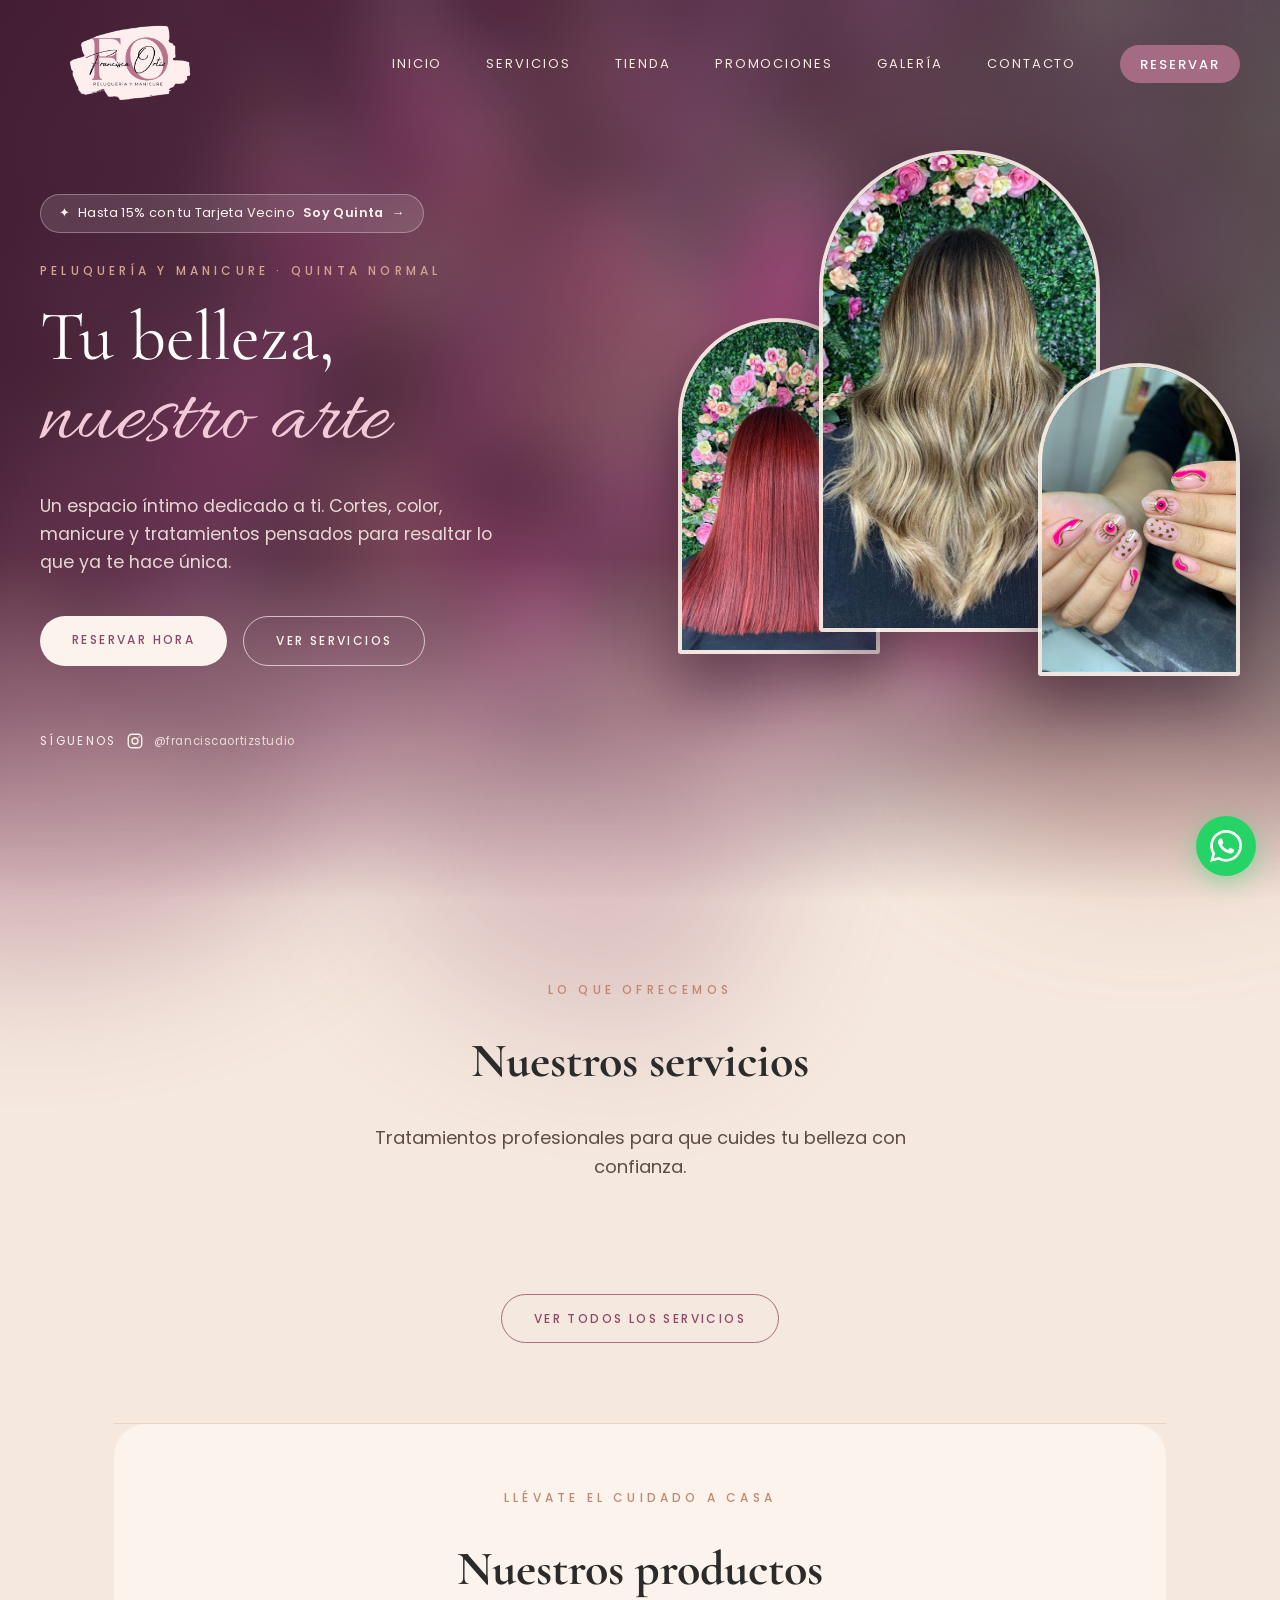
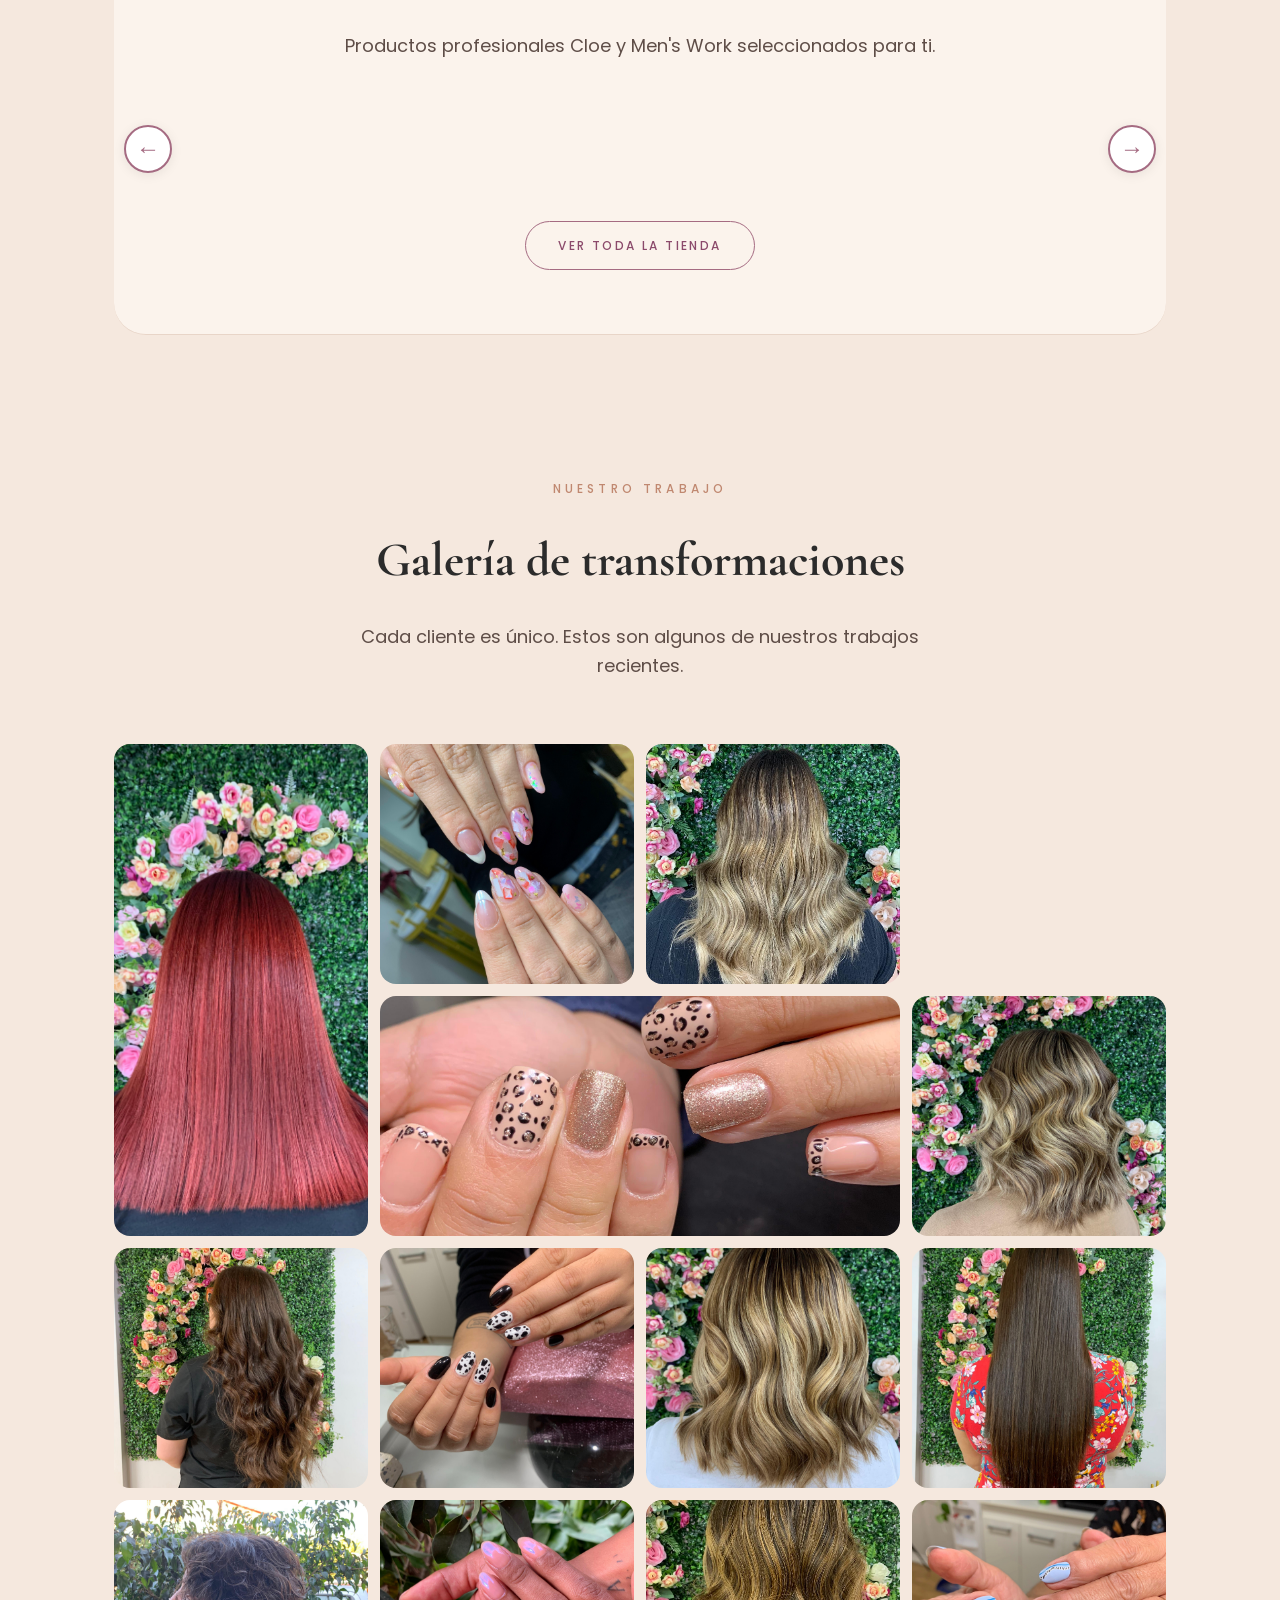
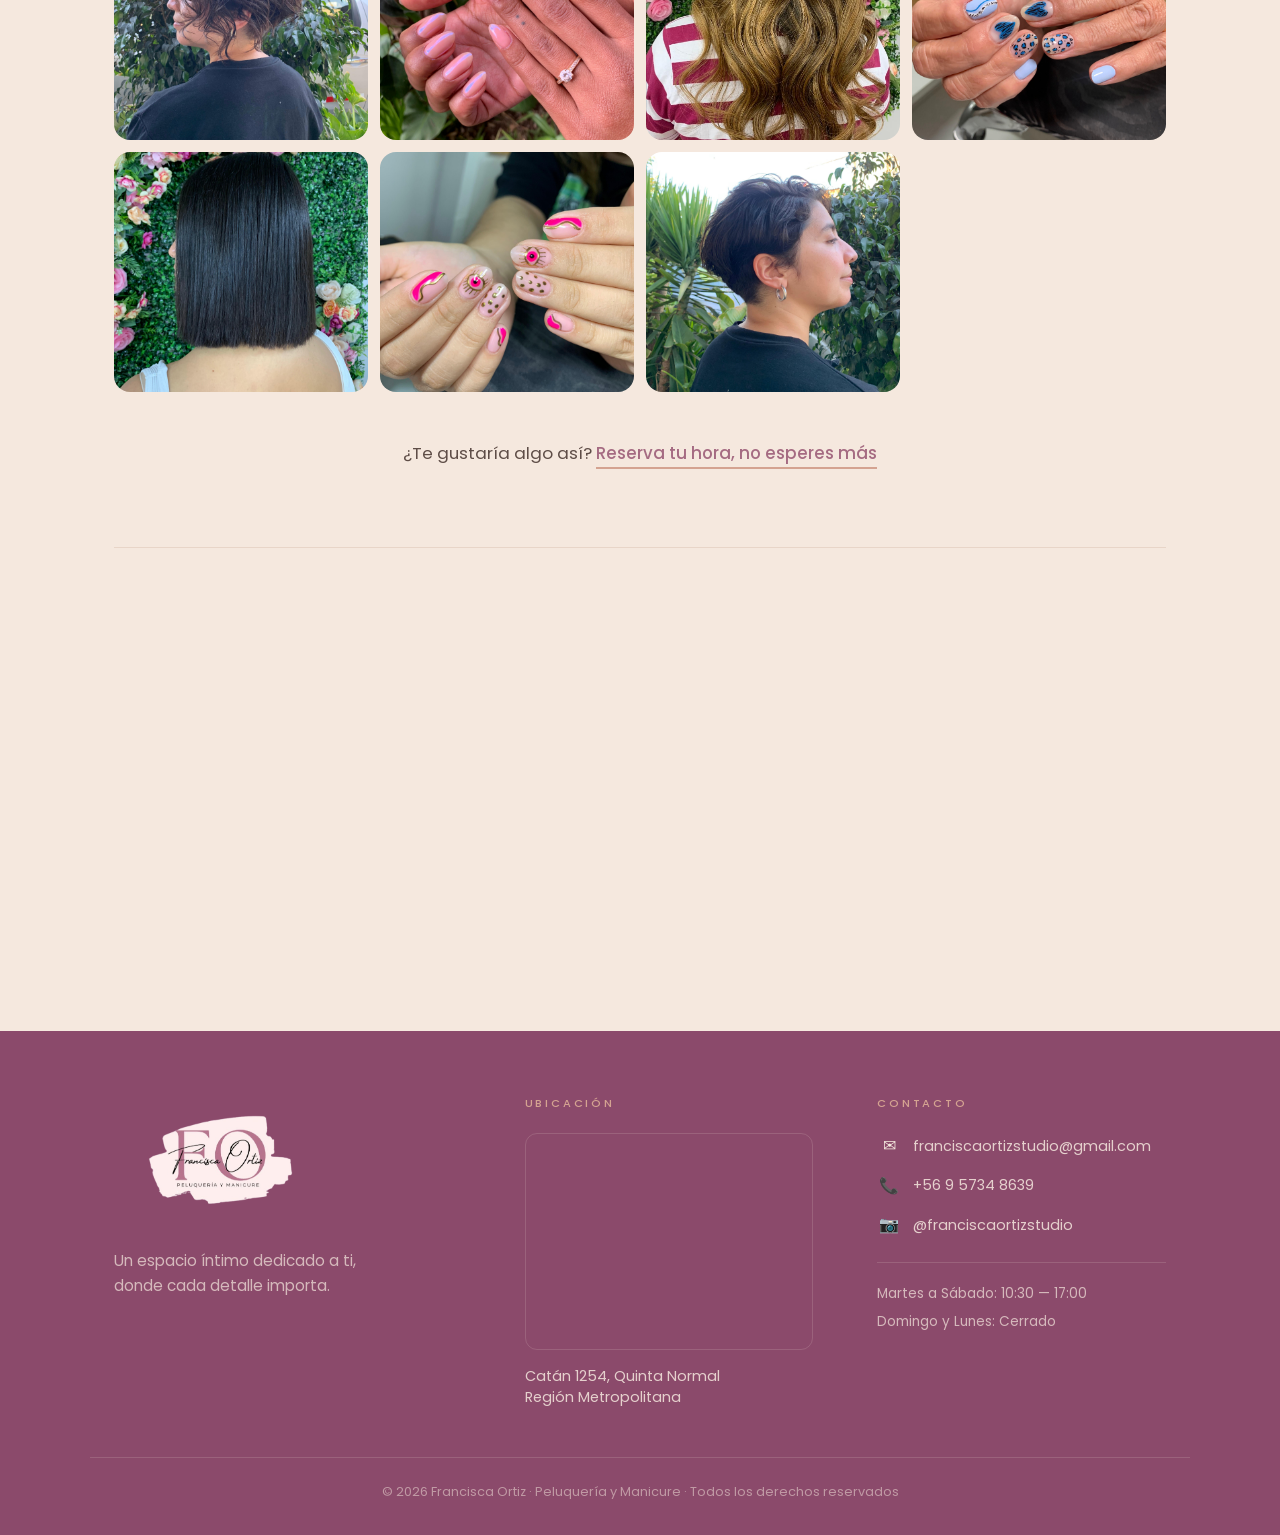
<file: index.html>
<!DOCTYPE html>
<html lang="es-CL">
<head>
    <meta charset="UTF-8">
    <meta name="viewport" content="width=device-width, initial-scale=1.0">

    <title>Francisca Ortiz | Peluquería y Manicure</title>
    <meta name="description" content="Estudio de peluquería y manicure en Chile. Cortes, tintes, alisados, esmaltado y poligel. Reserva tu hora online de forma fácil y rápida.">
    <meta name="keywords" content="peluquería, manicure, tinte de pelo, poligel, esmaltado, corte de pelo, Chile">
    <meta name="author" content="Francisca Ortiz">

    <meta property="og:title" content="Francisca Ortiz | Peluquería y Manicure">
    <meta property="og:description" content="Estudio de peluquería y manicure. Reserva tu hora online de forma fácil y rápida.">
    <meta property="og:type" content="website">
    <meta property="og:image" content="images/hero-salon.jpg">

    <link rel="icon" type="image/png" href="images/favicon.png">

    <link rel="stylesheet" href="styles.css">
    <link rel="preconnect" href="https://fonts.googleapis.com">
    <link rel="preconnect" href="https://fonts.gstatic.com" crossorigin>
    <link href="https://fonts.googleapis.com/css2?family=Allura&family=Cormorant+Garamond:wght@400;500;600&family=Poppins:wght@300;400;500;600&display=swap" rel="stylesheet">
</head>
<body class="pagina-inicio">

    <div id="splash-screen">
        <div class="splash-content">
            <img src="images/logo-splash.png" alt="Francisca Ortiz" class="splash-logo">
            <p class="splash-tagline">Tu belleza, nuestro arte</p>
            <div class="splash-loader">
                <span></span>
                <span></span>
                <span></span>
            </div>
        </div>
    </div>

    <div class="blob blob-1"></div>
    <div class="blob blob-2"></div>
    <div class="blob blob-3"></div>
    <div class="blob blob-4"></div>

    <header>
        <a href="index.html" class="logo">
            <img src="images/logo-fo.png" alt="Francisca Ortiz - Peluquería y Manicure">
        </a>
        <button class="menu-toggle" id="menu-toggle" aria-label="Abrir menú">
            <span></span>
            <span></span>
            <span></span>
        </button>
        <nav id="main-nav">
            <ul>
                <li><a href="index.html">Inicio</a></li>
                <li><a href="servicios.html">Servicios</a></li>
                <li><a href="tienda.html">Tienda</a></li>
                <li><a href="promociones.html">Promociones</a></li>
                <li><a href="index.html#galeria">Galería</a></li>
                <li><a href="index.html#footer-contacto">Contacto</a></li>
                <li><a href="reservar.html" class="btn-nav">Reservar</a></li>
            </ul>
        </nav>
    </header>

    <!-- HERO A PANTALLA COMPLETA (el header transparente queda encima) -->
    <section id="inicio" class="hero-portada">
        <div class="hero-portada-grid">
            <div class="hero-portada-texto">
                <a href="promociones.html" class="hero-chip">
                    <span aria-hidden="true">✦</span> Hasta 15% con tu Tarjeta Vecino <strong>Soy Quinta</strong> <span aria-hidden="true">→</span>
                </a>
                <p class="hero-portada-eyebrow">Peluquería y Manicure · Quinta Normal</p>
                <h1>Tu belleza, <span class="script">nuestro arte</span></h1>
                <p class="hero-portada-lead">Un espacio íntimo dedicado a ti. Cortes, color, manicure y tratamientos pensados para resaltar lo que ya te hace única.</p>
                <div class="hero-actions">
                    <a href="reservar.html" class="btn btn-claro">Reservar hora</a>
                    <a href="#servicios" class="btn btn-contorno">Ver servicios</a>
                </div>
            </div>

            <div class="hero-arcos" aria-hidden="true">
                <div class="hero-arco hero-arco-1"><img src="images/hero-arco-1.jpg" alt=""></div>
                <div class="hero-arco hero-arco-2"><img src="images/hero-arco-2.jpg" alt=""></div>
                <div class="hero-arco hero-arco-3"><img src="images/hero-arco-3.jpg" alt=""></div>
            </div>
        </div>

        <a href="https://instagram.com/franciscaortizstudio" class="hero-redes" target="_blank" rel="noopener">
            Síguenos
            <svg viewBox="0 0 24 24" width="18" height="18" fill="none" stroke="currentColor" stroke-width="1.8" aria-hidden="true"><rect x="3" y="3" width="18" height="18" rx="5"/><circle cx="12" cy="12" r="4"/><circle cx="17.5" cy="6.5" r="1" fill="currentColor" stroke="none"/></svg>
            <span>@franciscaortizstudio</span>
        </a>
    </section>

    <main>

        <section id="servicios" class="services-section fade-in">
            <p class="eyebrow">Lo que ofrecemos</p>
            <h2>Nuestros <span class="script">servicios</span></h2>
            <p class="lead">Tratamientos profesionales para que cuides tu belleza con confianza.</p>

            <div class="services-grid stagger fade-in" id="servicios-home"></div>

            <div class="section-cta">
                <a href="servicios.html" class="btn btn-secondary">Ver todos los servicios</a>
            </div>
        </section>

        <section id="productos" class="products-section fade-in">
            <p class="eyebrow">Llévate el cuidado a casa</p>
            <h2>Nuestros <span class="script">productos</span></h2>
            <p class="lead">Productos profesionales Cloe y Men's Work seleccionados para ti.</p>

            <div class="carousel-wrapper">
                <button class="carousel-btn carousel-btn-prev" aria-label="Producto anterior">←</button>

                <div class="carousel-track" id="productos-carousel"></div>

                <button class="carousel-btn carousel-btn-next" aria-label="Siguiente producto">→</button>
            </div>

            <div class="section-cta">
                <a href="tienda.html" class="btn btn-secondary">Ver toda la tienda</a>
            </div>
        </section>

        <section id="galeria" class="gallery-section fade-in">
            <p class="eyebrow">Nuestro trabajo</p>
            <h2>Galería de <span class="script">transformaciones</span></h2>
            <p class="lead">Cada cliente es único. Estos son algunos de nuestros trabajos recientes.</p>

            <div class="gallery-grid stagger fade-in">
                <div class="gallery-item gallery-item-1">
                    <img src="images/galeria-1.jpg" alt="Trabajo de tinte y corte">
                </div>
                <div class="gallery-item">
                    <img src="images/galeria-2.jpg" alt="Manicure profesional">
                </div>
                <div class="gallery-item">
                    <img src="images/galeria-3.jpg" alt="Alisado y tratamiento">
                </div>
                <div class="gallery-item gallery-item-4">
                    <img src="images/galeria-4.jpg" alt="Diseño de uñas con poligel">
                </div>
                <div class="gallery-item">
                    <img src="images/galeria-5.jpg" alt="Color y mechas">
                </div>
                <div class="gallery-item">
                    <img src="images/galeria-6.jpg" alt="Trabajo terminado">
                </div>
                <div class="gallery-item">
                    <img src="images/galeria-7.jpg" alt="Trabajo terminado">
                </div>
                <div class="gallery-item">
                    <img src="images/galeria-8.jpg" alt="Trabajo terminado">
                </div>
                <div class="gallery-item">
                    <img src="images/galeria-9.jpg" alt="Trabajo terminado">
                </div>
                <div class="gallery-item">
                    <img src="images/galeria-10.jpg" alt="Trabajo terminado">
                </div>
                <div class="gallery-item">
                    <img src="images/galeria-11.jpg" alt="Trabajo terminado">
                </div>
                <div class="gallery-item">
                    <img src="images/galeria-12.jpg" alt="Trabajo terminado">
                </div>
                <div class="gallery-item">
                    <img src="images/galeria-13.jpg" alt="Trabajo terminado">
                </div>
                <div class="gallery-item">
                    <img src="images/galeria-14.jpg" alt="Trabajo terminado">
                </div>
                <div class="gallery-item">
                    <img src="images/galeria-15.jpg" alt="Trabajo terminado">
                </div>
                <div class="gallery-item">
                    <img src="images/galeria-16.jpg" alt="Trabajo terminado">
                </div>
            </div>

            <p class="gallery-cta">¿Te gustaría algo así? <a href="reservar.html">Reserva tu hora, no esperes más</a></p>
        </section>

        <section id="resenas" class="resenas-section fade-in">
            <div class="container">
                <p class="eyebrow">Las que ya pasaron por aquí</p>
                <h2>Lo que dicen mis <span class="script">clientas</span></h2>
                <p class="lead">Opiniones reales de quienes confiaron en mis manos, publicadas en Google.</p>

                <div id="google-resumen" class="google-resumen"></div>

                <div id="resenas-grid" class="resenas-grid">
                    <p class="resenas-loading">Cargando opiniones...</p>
                </div>
            </div>
        </section>

    </main>

    <footer>
        <div class="footer-grid">
            <div class="footer-brand">
                <a href="index.html" class="logo footer-logo">
                    <img src="images/logo-fo.png" alt="Francisca Ortiz - Peluquería y Manicure">
                </a>
                <p class="footer-about">Un espacio íntimo dedicado a ti, donde cada detalle importa.</p>
            </div>

            <div class="footer-location">
                <h4>Ubicación</h4>
                <div class="footer-map">
                    <iframe 
                        src="https://www.google.com/maps/embed?pb=!1m18!1m12!1m3!1d3329.510172324065!2d-70.7031197234322!3d-33.43601257339522!2m3!1f0!2f0!3f0!3m2!1i1024!2i768!4f13.1!3m3!1m2!1s0x9662c53d94956e33%3A0xd6a7738a6822965f!2sFrancisca%20Ortiz%20Studio!5e0!3m2!1ses-419!2scl!4v1777145176476!5m2!1ses-419!2scl"
                        loading="lazy"
                        referrerpolicy="no-referrer-when-downgrade">
                    </iframe>
                </div>
                <p class="footer-address">Catán 1254, Quinta Normal<br>Región Metropolitana</p>
            </div>

            <div class="footer-contact" id="footer-contacto">
                <h4>Contacto</h4>
                <ul class="footer-contact-list">
                    <li>
                        <span class="contact-icon">✉</span>
                        <a href="mailto:franciscaortizstudio@gmail.com">franciscaortizstudio@gmail.com</a>
                    </li>
                    <li>
                        <span class="contact-icon">📞</span>
                        <a href="https://wa.me/56957348639">+56 9 5734 8639</a>
                    </li>
                    <li>
                        <span class="contact-icon">📷</span>
                        <a href="https://instagram.com/franciscaortizstudio">@franciscaortizstudio</a>
                    </li>
                </ul>
                <div class="footer-hours" id="footer-hours">
                    <p>Martes a Sábado: 10:30 — 17:00</p>
                    <p>Domingo y Lunes: Cerrado</p>
                </div>
            </div>
        </div>

        <div class="footer-bottom">
            <p>© 2026 Francisca Ortiz · Peluquería y Manicure · Todos los derechos reservados</p>
        </div>
    </footer>

    <a href="https://wa.me/56957348639?text=Hola!%20Tengo%20una%20consulta%20sobre%20Francisca%20Ortiz%20Studio" 
       class="whatsapp-float" 
       target="_blank" 
       rel="noopener"
       aria-label="Contactar por WhatsApp">
        <svg viewBox="0 0 24 24" fill="currentColor" width="32" height="32">
            <path d="M17.472 14.382c-.297-.149-1.758-.867-2.03-.967-.273-.099-.471-.148-.67.15-.197.297-.767.966-.94 1.164-.173.199-.347.223-.644.075-.297-.15-1.255-.463-2.39-1.475-.883-.788-1.48-1.761-1.653-2.059-.173-.297-.018-.458.13-.606.134-.133.298-.347.446-.52.149-.174.198-.298.298-.497.099-.198.05-.371-.025-.52-.075-.149-.669-1.612-.916-2.207-.242-.579-.487-.5-.669-.51-.173-.008-.371-.01-.57-.01-.198 0-.52.074-.792.372-.272.297-1.04 1.016-1.04 2.479 0 1.462 1.065 2.875 1.213 3.074.149.198 2.096 3.2 5.077 4.487.709.306 1.262.489 1.694.625.712.227 1.36.195 1.871.118.571-.085 1.758-.719 2.006-1.413.248-.694.248-1.289.173-1.413-.074-.124-.272-.198-.57-.347m-5.421 7.403h-.004a9.87 9.87 0 01-5.031-1.378l-.361-.214-3.741.982.998-3.648-.235-.374a9.86 9.86 0 01-1.51-5.26c.001-5.45 4.436-9.884 9.888-9.884 2.64 0 5.122 1.03 6.988 2.898a9.825 9.825 0 012.893 6.994c-.003 5.45-4.437 9.884-9.885 9.884m8.413-18.297A11.815 11.815 0 0012.05 0C5.495 0 .16 5.335.157 11.892c0 2.096.547 4.142 1.588 5.945L.057 24l6.305-1.654a11.882 11.882 0 005.683 1.448h.005c6.554 0 11.89-5.335 11.893-11.893A11.821 11.821 0 0020.885 3.488"/>
        </svg>
    </a>

    <script src="config.js"></script>
    <script src="menu.js"></script>
    <script src="productos.js"></script>
    <script src="script.js"></script>
</body>
</html>
</file>
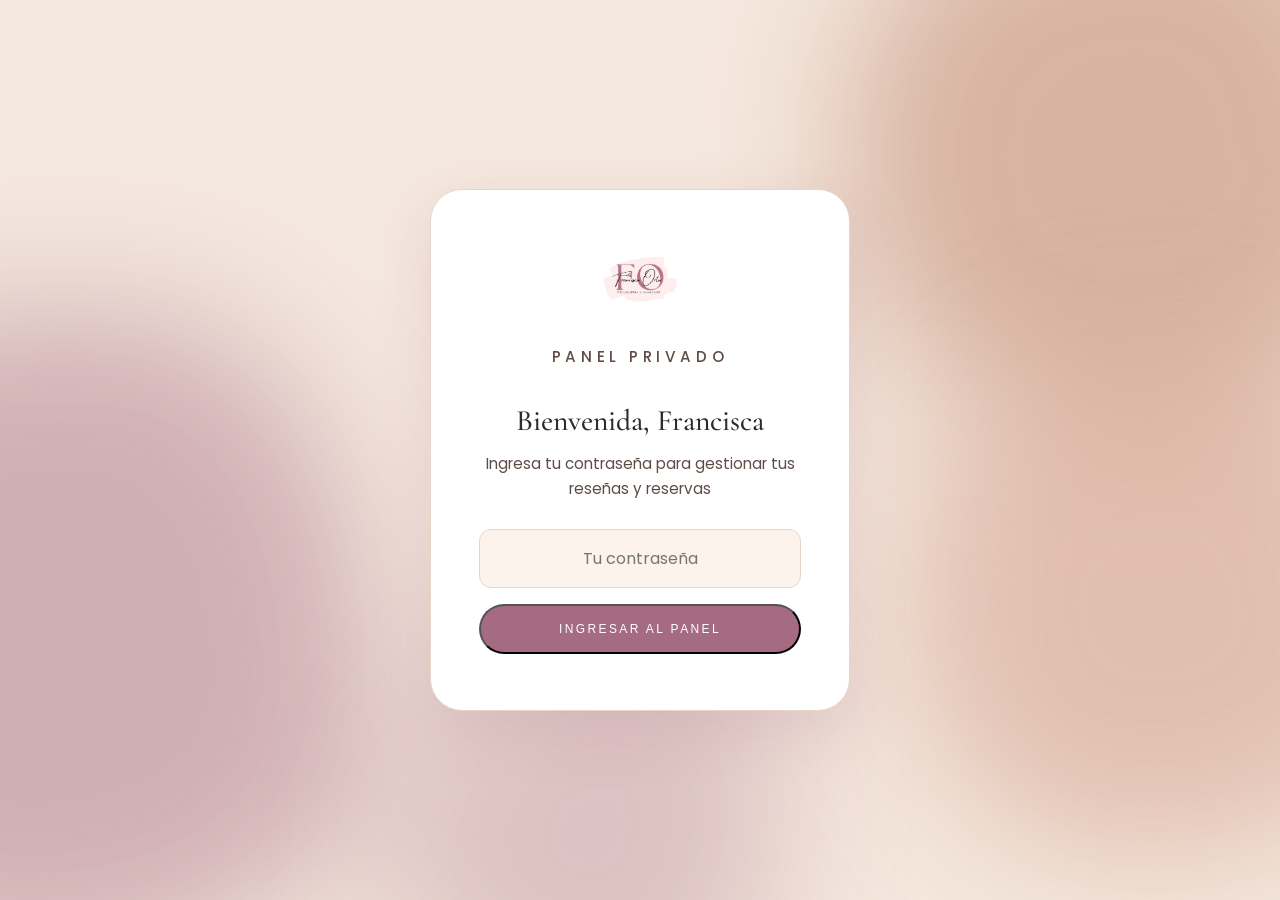
<file: admin-resenas.html>
<!DOCTYPE html>
<html lang="es">
<head>
    <meta charset="UTF-8">
    <meta name="viewport" content="width=device-width, initial-scale=1.0">
    <title>Panel Admin - Reseñas | Francisca Ortiz</title>
    <meta name="robots" content="noindex, nofollow">

    <link rel="icon" type="image/png" href="images/favicon.png">

    <link rel="preconnect" href="https://fonts.googleapis.com">
    <link rel="preconnect" href="https://fonts.gstatic.com" crossorigin>
    <link href="https://fonts.googleapis.com/css2?family=Cormorant+Garamond:wght@400;500;600&family=Poppins:wght@300;400;500;600&display=swap" rel="stylesheet">

    <link rel="stylesheet" href="styles.css">
</head>
<body class="admin-body">
    <div class="blob blob-1"></div>
    <div class="blob blob-2"></div>
    <div class="blob blob-3"></div>
    <div class="blob blob-4"></div>

    <!-- Pantalla de login -->
    <div id="login-screen" class="login-screen">
        <div class="login-box">
            <img src="images/logo-fo.png" alt="Francisca Ortiz" class="login-logo">
            <p class="login-eyebrow">Panel privado</p>
            <h1>Bienvenida, Francisca</h1>
            <p>Ingresa tu contraseña para gestionar tus reseñas y reservas</p>

            <div class="login-field">
                <input
                    type="password"
                    id="login-password"
                    placeholder="Tu contraseña"
                    autocomplete="current-password"
                >
            </div>

            <p id="login-error" class="login-error" style="display: none;">
                Contraseña incorrecta
            </p>

            <button id="login-btn" class="btn btn-primary">Ingresar al panel</button>
        </div>
    </div>

    <div id="admin-content" style="display: none;">
        <header class="admin-header">
            <div class="admin-header-inner">
                <div>
                    <p class="admin-eyebrow">Panel de administración</p>
                    <h1>Hola, Francisca <span class="script">✦</span></h1>
                    <p class="admin-subtitle">Gestiona las reseñas y reservas de tu estudio</p>
                </div>
                <img src="images/logo-fo.png" alt="Francisca Ortiz" class="admin-header-logo">
            </div>
        </header>

        <main class="container admin-main">
            <section class="admin-section">
                <div class="admin-section-header">
                    <h2>Pendientes de aprobación</h2>
                    <span class="badge" id="count-pendientes">0</span>
                </div>

                <div id="loading-pendientes" class="admin-loading">
                    Cargando reseñas...
                </div>

                <div id="lista-pendientes" class="admin-list"></div>

                <div id="empty-pendientes" class="admin-empty" style="display: none;">
                    <p>No hay reseñas pendientes 🎉</p>
                </div>
            </section>

            <section class="admin-section">
                <div class="admin-section-header">
                    <h2>Reseñas publicadas</h2>
                    <span class="badge" id="count-publicadas">0</span>
                </div>

                <div id="loading-publicadas" class="admin-loading">
                    Cargando reseñas...
                </div>

                <div id="lista-publicadas" class="admin-list"></div>

                <div id="empty-publicadas" class="admin-empty" style="display: none;">
                    <p>Aún no hay reseñas publicadas</p>
                </div>
            </section>
        </main>
    </div>

    <script src="admin-resenas.js"></script>
</body>
</html>
</file>
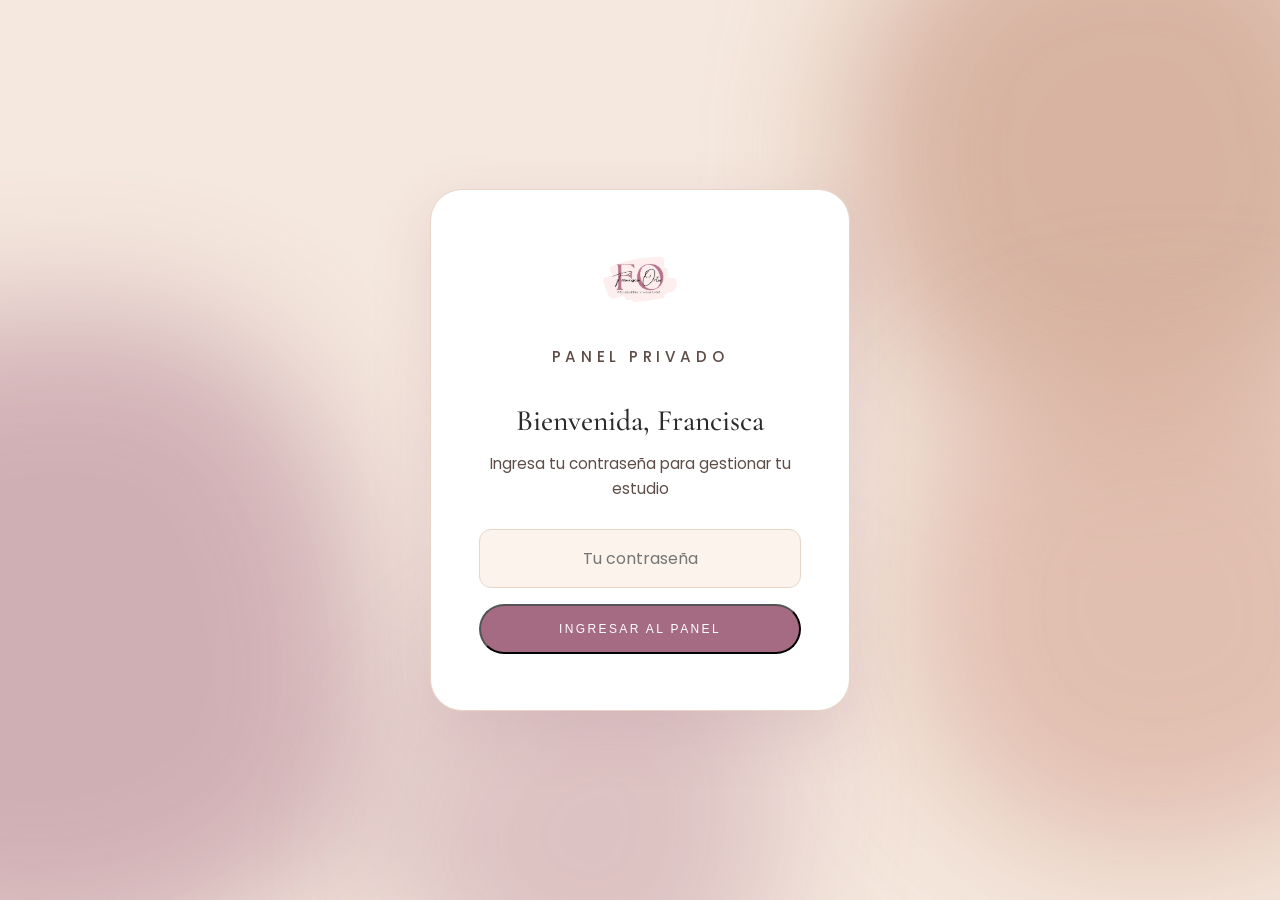
<file: admin.html>
<!DOCTYPE html>
<html lang="es">
<head>
    <meta charset="UTF-8">
    <meta name="viewport" content="width=device-width, initial-scale=1.0">
    <title>Panel Admin | Francisca Ortiz</title>
    <meta name="robots" content="noindex, nofollow">
    <link rel="icon" type="image/png" href="images/favicon.png">
    <link rel="preconnect" href="https://fonts.googleapis.com">
    <link rel="preconnect" href="https://fonts.gstatic.com" crossorigin>
    <link href="https://fonts.googleapis.com/css2?family=Cormorant+Garamond:wght@400;500;600&family=Poppins:wght@300;400;500;600&display=swap" rel="stylesheet">
    <link rel="stylesheet" href="styles.css">
</head>
<body class="admin-body">
    <div class="blob blob-1"></div>
    <div class="blob blob-2"></div>
    <div class="blob blob-3"></div>
    <div class="blob blob-4"></div>

    <!-- Pantalla de login -->
    <div id="login-screen" class="login-screen">
        <div class="login-box">
            <img src="images/logo-fo.png" alt="Francisca Ortiz" class="login-logo">
            <p class="login-eyebrow">Panel privado</p>
            <h1>Bienvenida, Francisca</h1>
            <p>Ingresa tu contraseña para gestionar tu estudio</p>
            <div class="login-field">
                <input type="password" id="login-password" placeholder="Tu contraseña" autocomplete="current-password">
            </div>
            <p id="login-error" class="login-error" style="display: none;">Contraseña incorrecta</p>
            <button id="login-btn" class="btn btn-primary">Ingresar al panel</button>
        </div>
    </div>

    <!-- Panel -->
    <div id="admin-content" style="display: none;">
        <header class="admin-header">
            <div class="admin-header-inner">
                <div>
                    <p class="admin-eyebrow">Panel de administración</p>
                    <h1>Hola, Francisca <span class="script">✦</span></h1>
                    <p class="admin-subtitle">Gestiona tu estudio desde un solo lugar</p>
                </div>
                <img src="images/logo-fo.png" alt="Francisca Ortiz" class="admin-header-logo">
            </div>
        </header>

        <main class="container admin-main">
            <!-- Pestañas -->
            <div class="admin-tabs">
                <button class="admin-tab active" data-tab="resenas">Reseñas</button>
                <button class="admin-tab" data-tab="servicios">Servicios</button>
                <button class="admin-tab" data-tab="productos">Productos</button>
                <button class="admin-tab" data-tab="promociones">Promociones</button>
                <button class="admin-tab" data-tab="horarios">Horarios</button>
                <button class="admin-tab" data-tab="clientas">Clientas</button>
                <button class="admin-tab" data-tab="estadisticas">Estadísticas</button>
            </div>

            <!-- PESTAÑA: RESEÑAS -->
            <div id="tab-resenas" class="admin-tab-content active">
                <section class="admin-section">
                    <div class="admin-section-header">
                        <div class="admin-section-titulo">
                        <h2>Reseñas de Google</h2>
                        <span class="badge" id="count-google">0</span>
                        </div>
                        <button id="btn-nueva-resena-google" class="btn btn-primary btn-small">+ Agregar reseña</button>
                    </div>
                    <p class="admin-ayuda">Copia tus reseñas desde Google Maps y pégalas aquí. Con <strong>Mostrar / Ocultar</strong> eliges cuáles aparecen en la página de inicio, y con el número de <strong>orden</strong> cuál va primero. El texto se copia tal cual lo escribió la clienta.</p>
                    <div id="loading-google" class="admin-loading">Cargando reseñas...</div>
                    <div id="lista-google" class="servicios-admin-list"></div>
                    <div id="empty-google" class="admin-empty" style="display: none;"><p>Aún no agregas reseñas de Google. Usa "+ Agregar reseña".</p></div>
                </section>

                <section class="admin-section">
                    <div class="admin-section-header">
                        <h2>Enlaces y promedio de Google</h2>
                    </div>
                    <div class="admin-form">
                        <div class="form-fila">
                            <div class="form-grupo">
                                <label for="google-enlace-resena">Enlace para dejar reseña</label>
                                <input type="url" id="google-enlace-resena" placeholder="https://g.page/r/.../review">
                                <p class="admin-ayuda-campo">Va en el correo después de la cita y en el botón "Deja tu reseña". Está en tu perfil de empresa de Google → <strong>Pedir reseñas</strong>.</p>
                            </div>
                            <div class="form-grupo">
                                <label for="google-enlace-perfil">Enlace de tu perfil en Google</label>
                                <input type="url" id="google-enlace-perfil" placeholder="https://maps.app.goo.gl/...">
                                <p class="admin-ayuda-campo">Para el botón "Ver todas en Google". Búscate en Google Maps → <strong>Compartir</strong> → Copiar enlace.</p>
                            </div>
                        </div>
                        <div class="form-fila">
                            <div class="form-grupo">
                                <label for="google-promedio">Promedio de estrellas</label>
                                <input type="text" id="google-promedio" placeholder="4,9" inputmode="decimal">
                            </div>
                            <div class="form-grupo">
                                <label for="google-total">Total de reseñas</label>
                                <input type="number" id="google-total" placeholder="37" min="0">
                            </div>
                        </div>
                        <p class="admin-ayuda-campo">El promedio y el total los ves en tu perfil de Google. Actualízalos de vez en cuando.</p>
                        <p id="google-config-msg" style="display:none; margin:1rem 0 0;"></p>
                        <div class="admin-form-acciones">
                            <button id="btn-guardar-google-config" class="btn btn-primary">Guardar enlaces y promedio</button>
                        </div>
                    </div>
                </section>

                <section class="admin-section">
                    <div class="admin-section-header">
                        <h2>Pendientes de aprobación (web)</h2>
                        <span class="badge" id="count-pendientes">0</span>
                    </div>
                    <div id="loading-pendientes" class="admin-loading">Cargando reseñas...</div>
                    <div id="lista-pendientes" class="admin-list"></div>
                    <div id="empty-pendientes" class="admin-empty" style="display: none;"><p>No hay reseñas pendientes</p></div>
                </section>

                <section class="admin-section">
                    <div class="admin-section-header">
                        <h2>Reseñas antiguas de la web</h2>
                        <span class="badge" id="count-publicadas">0</span>
                    </div>
                    <div id="loading-publicadas" class="admin-loading">Cargando reseñas...</div>
                    <div id="lista-publicadas" class="admin-list"></div>
                    <div id="empty-publicadas" class="admin-empty" style="display: none;"><p>Aún no hay reseñas publicadas</p></div>
                </section>
            </div>

            <!-- PESTAÑA: SERVICIOS -->
            <div id="tab-servicios" class="admin-tab-content">
                <section class="admin-section">
                    <div class="admin-section-header">
                        <div class="admin-section-titulo">
                        <h2>Tus servicios</h2>
                        <span class="badge" id="count-servicios">0</span>
                        </div>
                        <button id="btn-nuevo-servicio" class="btn btn-primary btn-small">+ Nuevo servicio</button>
                    </div>
                    <div id="loading-servicios" class="admin-loading">Cargando servicios...</div>
                    <div id="lista-servicios" class="servicios-admin-list"></div>
                    <div id="empty-servicios" class="admin-empty" style="display: none;"><p>Aún no hay servicios</p></div>
                </section>
            </div>

            <!-- PESTAÑA: PRODUCTOS -->
            <div id="tab-productos" class="admin-tab-content">
                <section class="admin-section">
                    <div class="admin-section-header">
                        <div class="admin-section-titulo">
                        <h2>Marcas</h2>
                        <span class="badge" id="count-marcas">0</span>
                        </div>
                    </div>
                    <p style="font-size:0.85rem; color:var(--text-soft); margin:0 0 0.8rem;">Si escribiste mal una marca o quedó duplicada, usa "Renombrar" para fusionarla. Si ya no vendes esa marca, usa "Dejar de vender" para desactivar todos sus productos de una vez.</p>
                    <div id="lista-marcas" class="servicios-admin-list"></div>
                </section>

                <section class="admin-section">
                    <div class="admin-section-header">
                        <div class="admin-section-titulo">
                        <h2>Tus productos</h2>
                        <span class="badge" id="count-productos">0</span>
                        </div>
                        <button id="btn-nuevo-producto" class="btn btn-primary btn-small">+ Nuevo producto</button>
                    </div>
                    <div id="loading-productos" class="admin-loading">Cargando productos...</div>
                    <div id="lista-productos" class="servicios-admin-list"></div>
                    <div id="empty-productos" class="admin-empty" style="display: none;"><p>Aún no hay productos</p></div>
                </section>
            </div>

            <!-- PESTAÑA: PROMOCIONES -->
            <div id="tab-promociones" class="admin-tab-content">
                <section class="admin-section">
                    <div class="admin-section-header">
                        <div class="admin-section-titulo">
                        <h2>Tus promociones</h2>
                        <span class="badge" id="count-promociones">0</span>
                        </div>
                        <button id="btn-nueva-promocion" class="btn btn-primary btn-small">+ Nueva promoción</button>
                    </div>
                    <p style="font-size:0.85rem; color:var(--text-soft); margin:0 0 0.8rem;">Aparecen en la página <a href="promociones.html" target="_blank">Promociones</a>, debajo del convenio Tarjeta Vecino. Si le pones fecha de término, se oculta sola cuando vence. Mientras no tengas ninguna activa, esa sección no se muestra (el convenio Tarjeta Vecino siempre se ve).</p>
                    <div id="loading-promociones" class="admin-loading">Cargando promociones...</div>
                    <div id="lista-promociones" class="servicios-admin-list"></div>
                    <div id="empty-promociones" class="admin-empty" style="display: none;"><p>Aún no hay promociones. Crea la primera con "+ Nueva promoción".</p></div>
                </section>
            </div>

            <!-- PESTAÑA: HORARIOS -->
            <div id="tab-horarios" class="admin-tab-content">
                <section class="admin-section">
                    <div class="admin-section-header">
                        <h2>Horario semanal</h2>
                    </div>
                    <p style="color:var(--text-soft); margin-bottom:1.5rem;">
                        Marca los días que atiendes y escribe las horas separadas por coma (ej: 09:00, 11:00, 14:00). Si desmarcas un día, queda cerrado.
                    </p>
                    <div id="horarios-editor" class="horarios-editor">
                        <p class="admin-loading">Cargando horarios...</p>
                    </div>
                    <p id="horarios-msg" style="display:none; margin:1rem 0;"></p>
                    <button id="btn-guardar-horarios" class="btn btn-primary">Guardar horarios</button>
                </section>

                <section class="admin-section">
                    <div class="admin-section-header">
                        <h2>Horario de atención en la página</h2>
                    </div>
                    <p style="color:var(--text-soft); margin-bottom:1rem;">
                        Es el texto que aparece al final de todas las páginas. Escribe una línea por renglón (ej: Martes a Sábado: 10:30 — 17:00).
                    </p>
                    <textarea id="atencion-editor" class="atencion-editor" rows="4" placeholder="Martes a Sábado: 10:30 — 17:00&#10;Domingo y Lunes: Cerrado"></textarea>
                    <p id="atencion-msg" style="display:none; margin:0 0 1rem;"></p>
                    <button id="btn-guardar-atencion" class="btn btn-primary">Guardar horario de atención</button>
                </section>
            </div>

            <!-- PESTAÑA: CLIENTAS -->
            <div id="tab-clientas" class="admin-tab-content">
                <section class="admin-section">
                    <div class="admin-section-header">
                        <div class="admin-section-titulo">
                        <h2>Tus clientas</h2>
                        <span class="badge" id="count-clientas">0</span>
                        </div>
                    </div>
                    <div class="admin-search">
                        <input type="text" id="buscar-clienta" placeholder="Buscar por nombre, correo o teléfono...">
                    </div>
                    <div id="loading-clientas" class="admin-loading">Cargando clientas...</div>
                    <div id="lista-clientas" class="servicios-admin-list servicios-admin-list-clientas"></div>
                    <div id="empty-clientas" class="admin-empty" style="display: none;"><p>No se encontraron clientas</p></div>
                </section>
            </div>

            <!-- PESTAÑA: ESTADÍSTICAS -->
            <div id="tab-estadisticas" class="admin-tab-content">
                <!-- Filtro de período: una sola fila, arriba de todo -->
                <div class="est-barra">
                    <div class="est-periodos" role="group" aria-label="Período">
                        <button type="button" class="est-periodo" data-dias="1">Hoy</button>
                        <button type="button" class="est-periodo activo" data-dias="7">7 días</button>
                        <button type="button" class="est-periodo" data-dias="30">30 días</button>
                    </div>
                    <p class="est-rango" id="est-rango"></p>
                </div>

                <div id="est-cargando" class="admin-loading">Cargando estadísticas...</div>
                <div id="est-error" class="admin-empty" hidden><p>No se pudieron cargar las estadísticas. Intenta de nuevo en un momento.</p></div>

                <div id="est-cuerpo" class="est-cuerpo" hidden>
                    <!-- Tarjetas de resumen -->
                    <div class="est-kpis">
                        <article class="est-kpi est-kpi-principal">
                            <p class="est-kpi-label">Personas que visitaron tu página</p>
                            <p class="est-kpi-valor" id="kpi-visitas">0</p>
                            <p class="est-kpi-delta" id="kpi-visitas-delta"></p>
                        </article>
                        <article class="est-kpi">
                            <p class="est-kpi-label">Visitas a Promociones</p>
                            <p class="est-kpi-valor" id="kpi-promos">0</p>
                            <p class="est-kpi-sub" id="kpi-promos-sub"></p>
                        </article>
                        <article class="est-kpi">
                            <p class="est-kpi-label">Reservas pagadas</p>
                            <p class="est-kpi-valor" id="kpi-reservas">0</p>
                            <p class="est-kpi-sub" id="kpi-reservas-sub"></p>
                        </article>
                        <article class="est-kpi">
                            <p class="est-kpi-label">Terminan de reservar</p>
                            <p class="est-kpi-valor" id="kpi-conversion">—</p>
                            <p class="est-kpi-sub">de las que entran a Reservar</p>
                        </article>
                    </div>

                    <!-- Embudo de reserva -->
                    <section class="est-card">
                        <div class="est-card-cabecera">
                            <h3>¿En qué paso se quedan al reservar?</h3>
                            <p>Cuántas personas llegaron a cada paso de la reserva.</p>
                        </div>
                        <div class="est-embudo" id="est-embudo"></div>
                        <p class="est-hallazgo" id="est-hallazgo" hidden></p>
                    </section>

                    <div class="est-dos-columnas">
                        <!-- Visitas por día -->
                        <section class="est-card" id="est-card-dias">
                            <div class="est-card-cabecera">
                                <h3>Visitas por día</h3>
                                <p>Pasa el dedo o el mouse por una barra para ver el detalle.</p>
                            </div>
                            <div class="est-columnas-envoltorio">
                                <div class="est-columnas" id="est-columnas"></div>
                                <div class="est-tooltip" id="est-tooltip" role="status" hidden></div>
                            </div>
                        </section>

                        <!-- Páginas más vistas -->
                        <section class="est-card">
                            <div class="est-card-cabecera">
                                <h3>Páginas más vistas</h3>
                                <p>Personas que entraron a cada página.</p>
                            </div>
                            <div class="est-paginas" id="est-paginas"></div>
                        </section>
                    </div>

                    <!-- Los mismos números como tabla (para quien prefiera leerlos así) -->
                    <details class="est-tabla-detalle">
                        <summary>Ver todos los números en una tabla</summary>
                        <div class="est-tabla-envoltorio">
                            <table class="est-tabla" id="est-tabla"></table>
                        </div>
                    </details>

                    <p class="est-nota" id="est-nota"></p>
                </div>
            </div>

            <!-- Solo visible para superadmin: cambiar contraseña de Francisca -->
            <section id="superadmin-password" class="admin-section" style="display:none; margin-top:2rem; padding:1.5rem; border:1px solid var(--nude); border-radius:1rem;">
                <h2 style="margin-bottom:0.5rem;">Cambiar contraseña de Francisca</h2>
                <p style="margin-bottom:1rem; color:var(--text-soft);">Como superadmin, puedes asignarle una nueva contraseña de acceso.</p>
                <div class="login-field">
                    <input type="password" id="nueva-password-admin" placeholder="Nueva contraseña (mín. 6 caracteres)">
                </div>
                <p id="password-msg" style="display:none; margin:0.5rem 0;"></p>
                <button id="btn-cambiar-password" class="btn btn-primary">Guardar nueva contraseña</button>
            </section>
        </main>
    </div>
        
    <!-- Modal para crear/editar servicio -->
    <div id="modal-servicio" class="servicio-modal-overlay" style="display: none;">
        <div class="servicio-modal-box">
            <h2 id="modal-servicio-titulo">Nuevo servicio</h2>
            <input type="hidden" id="servicio-id">

            <div class="form-grupo">
                <label for="servicio-nombre">Nombre</label>
                <input type="text" id="servicio-nombre" placeholder="Ej: Corte de pelo">
            </div>

            <div class="form-fila">
                <div class="form-grupo">
                    <label for="servicio-categoria">Categoría</label>
                    <select id="servicio-categoria">
                        <option value="peluqueria">Peluquería</option>
                        <option value="manicure">Manicure</option>
                    </select>
                </div>
                <div class="form-grupo">
                    <label for="servicio-orden">Orden</label>
                    <input type="number" id="servicio-orden" placeholder="1" min="1">
                </div>
            </div>

            <div class="form-fila">
                <div class="form-grupo">
                    <label for="servicio-precio">Precio (CLP)</label>
                    <input type="number" id="servicio-precio" placeholder="15000" min="0">
                </div>
                <div class="form-grupo">
                    <label for="servicio-duracion">Duración (min)</label>
                    <input type="number" id="servicio-duracion" placeholder="45" min="0">
                </div>
            </div>

            <div class="form-grupo">
                <label for="servicio-descripcion">Descripción</label>
                <textarea id="servicio-descripcion" rows="3" placeholder="Breve descripción del servicio"></textarea>
            </div>

            <p id="modal-servicio-error" class="login-error" style="display: none;"></p>

            <div class="modal-acciones">
                <button id="btn-cancelar-servicio" class="btn btn-secondary">Cancelar</button>
                <button id="btn-guardar-servicio" class="btn btn-primary">Guardar</button>
            </div>
        </div>
    </div>

    <!-- Modal para crear/editar producto -->
    <div id="modal-producto" class="servicio-modal-overlay" style="display: none;">
        <div class="servicio-modal-box">
            <h2 id="modal-producto-titulo">Nuevo producto</h2>
            <input type="hidden" id="producto-id">
            <input type="hidden" id="producto-imagen-url">

            <div class="form-grupo">
                <label for="producto-nombre">Nombre</label>
               <input type="text" id="producto-nombre" placeholder="Ej: Shampoo Pure Sensation 400ml">
            </div>

            <div class="form-fila">
                <div class="form-grupo">
                    <label for="producto-marca">Línea / Marca</label>
                    <input type="text" id="producto-marca" list="marcas-existentes" placeholder="Ej: Cloe Professional">
                    <datalist id="marcas-existentes">
                        <option value="Cloe Professional">
                        <option value="Rouvé Professional">
                        <option value="Men's Work">
                    </datalist>
                </div>
                <div class="form-grupo">
                    <label for="producto-orden">Orden</label>
                    <input type="number" id="producto-orden" placeholder="1" min="1">
                </div>
            </div>

            <div class="form-grupo">
                <label for="producto-precio">Precio (CLP)</label>
                <input type="number" id="producto-precio" placeholder="16300" min="0">
            </div>

            <div class="form-grupo">
                <label for="producto-descripcion">Descripción</label>
                <textarea id="producto-descripcion" rows="3" placeholder="Breve descripción"></textarea>
            </div>

            <div class="form-grupo">
                <label for="producto-imagen-file">Foto del producto</label>
                <input type="file" id="producto-imagen-file" accept="image/*">
                <p id="producto-imagen-estado" style="font-size:0.8rem; color:var(--text-soft); margin-top:0.4rem;"></p>
                <img id="producto-imagen-preview" alt="Vista previa" style="display:none; width:90px; height:90px; object-fit:cover; border-radius:0.6rem; margin-top:0.5rem;">
            </div>

            <label style="display:flex; align-items:center; gap:0.5rem; text-transform:none; letter-spacing:0; color:var(--text-dark); font-size:0.95rem; cursor:pointer;">
                <input type="checkbox" id="producto-destacado" style="width:auto; padding:0; margin:0; background:none; border:none; accent-color:var(--rose-mauve);"> Mostrar en destacados del home
            </label>

            <p id="modal-producto-error" class="login-error" style="display:none;"></p>

            <div class="modal-acciones">
                <button id="btn-cancelar-producto" class="btn btn-secondary">Cancelar</button>
                <button id="btn-guardar-producto" class="btn btn-primary">Guardar</button>
            </div>
        </div>
    </div>

    <!-- Modal para crear/editar promoción -->
    <div id="modal-promocion" class="servicio-modal-overlay" style="display: none;">
        <div class="servicio-modal-box">
            <h2 id="modal-promocion-titulo">Nueva promoción</h2>
            <input type="hidden" id="promocion-id">
            <input type="hidden" id="promocion-imagen-url">

            <div class="form-grupo">
                <label for="promocion-titulo-input">Título</label>
                <input type="text" id="promocion-titulo-input" placeholder="Ej: Baño de color + corte">
            </div>

            <div class="form-fila">
                <div class="form-grupo">
                    <label for="promocion-etiqueta">Etiqueta destacada (opcional)</label>
                    <input type="text" id="promocion-etiqueta" placeholder="Ej: 20% OFF" maxlength="20">
                </div>
                <div class="form-grupo">
                    <label for="promocion-orden">Orden</label>
                    <input type="number" id="promocion-orden" placeholder="1" min="1">
                </div>
            </div>

            <div class="form-grupo">
                <label for="promocion-descripcion">Descripción</label>
                <textarea id="promocion-descripcion" rows="4" placeholder="Qué incluye, precio, condiciones..."></textarea>
            </div>

            <div class="form-grupo">
                <label for="promocion-valida-hasta">Válida hasta (opcional)</label>
                <input type="date" id="promocion-valida-hasta">
                <p style="font-size:0.8rem; color:var(--text-soft); margin-top:0.4rem;">Déjalo vacío si no tiene fecha de término.</p>
            </div>

            <div class="form-grupo">
                <label>Días en que vale la promo</label>
                <div class="dias-promo" id="promocion-dias">
                    <label><input type="checkbox" value="1"> Lun</label>
                    <label><input type="checkbox" value="2"> Mar</label>
                    <label><input type="checkbox" value="3"> Mié</label>
                    <label><input type="checkbox" value="4"> Jue</label>
                    <label><input type="checkbox" value="5"> Vie</label>
                    <label><input type="checkbox" value="6"> Sáb</label>
                    <label><input type="checkbox" value="0"> Dom</label>
                </div>
                <p style="font-size:0.8rem; color:var(--text-soft); margin-top:0.4rem;">Si no marcas ninguno, vale todos los días. Si marcas alguno, al reservar con esta promo solo se podrán elegir esos días.</p>
            </div>

            <div class="form-grupo">
                <label for="promocion-imagen-file">Foto (opcional)</label>
                <input type="file" id="promocion-imagen-file" accept="image/*">
                <p id="promocion-imagen-estado" style="font-size:0.8rem; color:var(--text-soft); margin-top:0.4rem;"></p>
                <img id="promocion-imagen-preview" alt="Vista previa" style="display:none; width:120px; height:90px; object-fit:cover; border-radius:0.6rem; margin-top:0.5rem;">
                <div class="servicio-acciones" id="quitar-imagen-promocion" style="display:none; margin-top:0.5rem;">
                    <button type="button" id="btn-quitar-imagen-promocion">Quitar foto</button>
                </div>
            </div>

            <p id="modal-promocion-error" class="login-error" style="display:none;"></p>

            <div class="modal-acciones">
                <button id="btn-cancelar-promocion" class="btn btn-secondary">Cancelar</button>
                <button id="btn-guardar-promocion" class="btn btn-primary">Guardar</button>
            </div>
        </div>
    </div>

    <!-- Modal para agregar/editar reseña de Google -->
    <div id="modal-resena-google" class="servicio-modal-overlay" style="display: none;">
        <div class="servicio-modal-box">
            <h2 id="modal-resena-google-titulo">Nueva reseña</h2>
            <input type="hidden" id="resena-google-id">

            <div class="form-fila">
                <div class="form-grupo">
                    <label for="resena-google-autor">Nombre de la clienta</label>
                    <input type="text" id="resena-google-autor" placeholder="Tal como aparece en Google" maxlength="80">
                </div>
                <div class="form-grupo">
                    <label for="resena-google-estrellas">Estrellas</label>
                    <select id="resena-google-estrellas">
                        <option value="5">★★★★★ (5)</option>
                        <option value="4">★★★★☆ (4)</option>
                        <option value="3">★★★☆☆ (3)</option>
                        <option value="2">★★☆☆☆ (2)</option>
                        <option value="1">★☆☆☆☆ (1)</option>
                    </select>
                </div>
            </div>

            <div class="form-grupo">
                <label for="resena-google-texto">Texto de la reseña</label>
                <textarea id="resena-google-texto" rows="5" placeholder="Pega aquí el comentario, tal cual está en Google"></textarea>
            </div>

            <div class="form-fila">
                <div class="form-grupo">
                    <label for="resena-google-fecha">Mes de la reseña (opcional)</label>
                    <input type="month" id="resena-google-fecha">
                </div>
                <div class="form-grupo">
                    <label for="resena-google-orden">Orden</label>
                    <input type="number" id="resena-google-orden" placeholder="1" min="1">
                </div>
            </div>

            <div class="form-grupo">
                <label for="resena-google-enlace">Enlace de esta reseña (opcional)</label>
                <input type="url" id="resena-google-enlace" placeholder="https://maps.app.goo.gl/...">
                <p class="admin-ayuda-campo">En Google Maps abre la reseña → <strong>Compartir</strong> → Copiar enlace. Así, al tocar el logo de Google se abre justo esta reseña. Si lo dejas vacío, lleva a todas tus reseñas.</p>
            </div>

            <label class="admin-check">
                <input type="checkbox" id="resena-google-visible" checked> Mostrar en la página de inicio
            </label>

            <p id="modal-resena-google-error" class="login-error" style="display:none;"></p>

            <div class="modal-acciones">
                <button id="btn-cancelar-resena-google" class="btn btn-secondary">Cancelar</button>
                <button id="btn-guardar-resena-google" class="btn btn-primary">Guardar</button>
            </div>
        </div>
    </div>

    <!-- Modal de detalle de clienta -->
    <div id="modal-clienta" class="servicio-modal-overlay" style="display: none;">
        <div class="servicio-modal-box">
            <h2 id="modal-clienta-nombre">Clienta</h2>
            <p id="modal-clienta-contacto" style="color:var(--text-soft); margin-top:-0.5rem; margin-bottom:1rem;"></p>

            <div class="form-grupo">
                <label>Historial de reservas</label>
                <div id="modal-clienta-historial" class="admin-list"></div>
            </div>

            <div class="form-grupo">
                <label for="clienta-observaciones">Observaciones</label>
                <textarea id="clienta-observaciones" rows="4" placeholder="Ej: alérgica a tal producto, prefiere tal horario..."></textarea>
            </div>

            <p id="modal-clienta-error" class="login-error" style="display:none;"></p>

            <div class="modal-acciones">
                <button id="btn-cerrar-clienta" class="btn btn-secondary">Cerrar</button>
                <button id="btn-guardar-observaciones" class="btn btn-primary">Guardar observaciones</button>
            </div>
        </div>
    </div>

    <script src="config.js"></script>
    <script src="admin.js"></script>
</body>
</html>
</file>
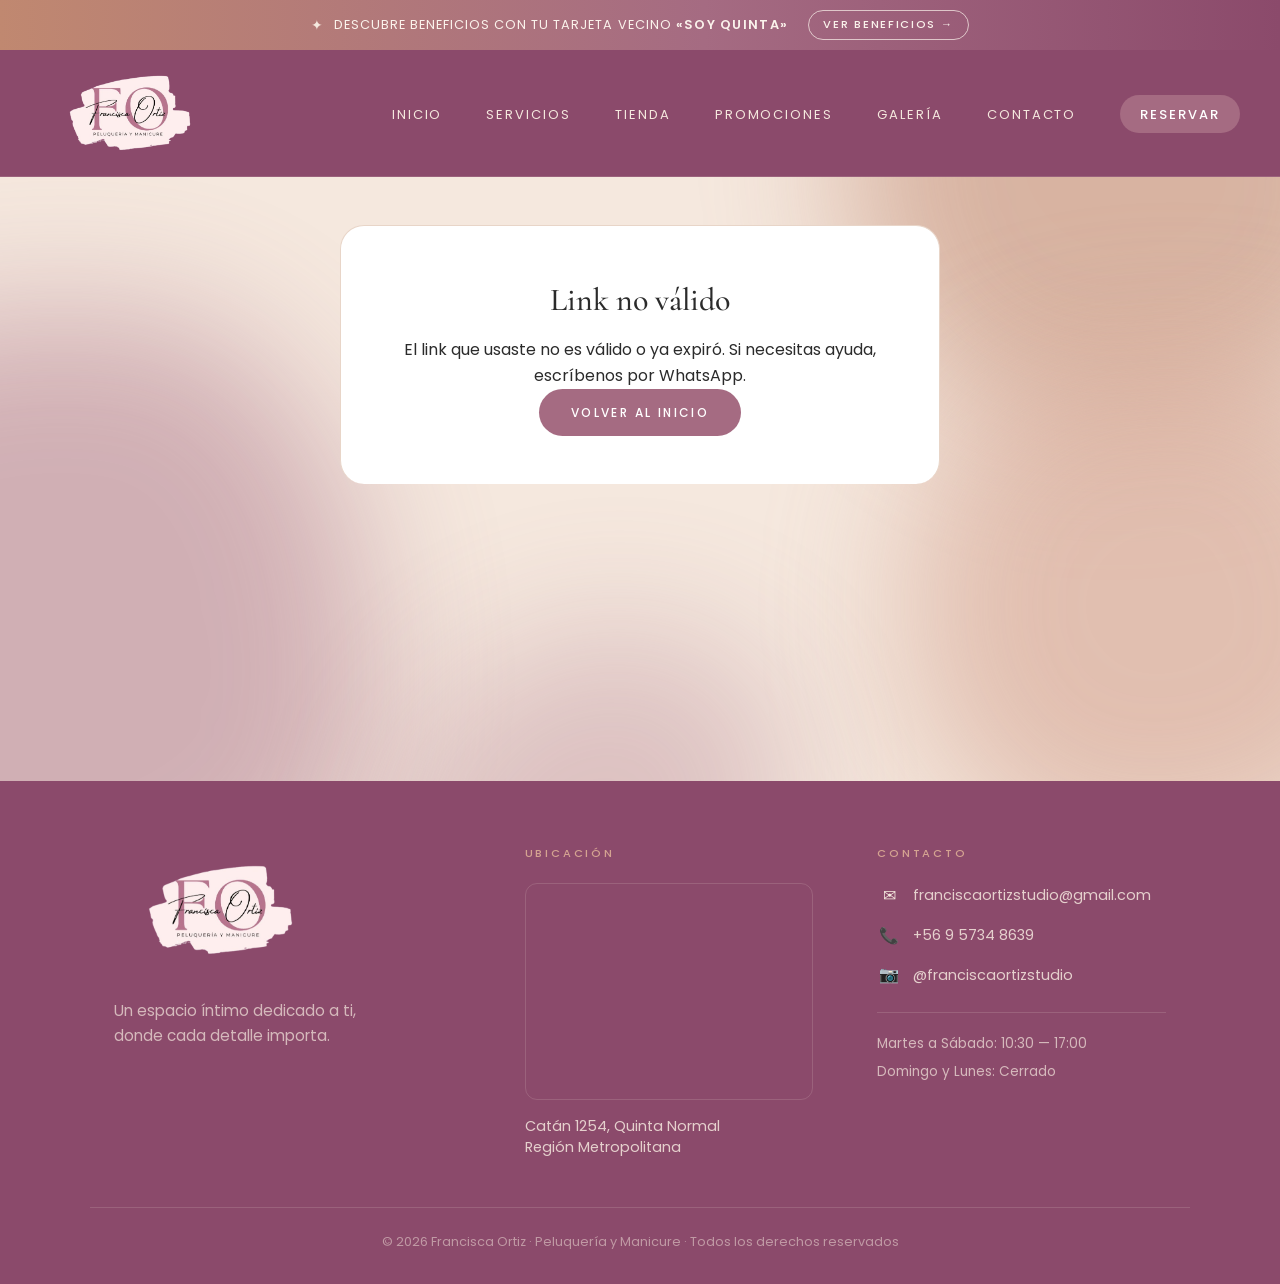
<file: califica-tu-servicio.html>
<!DOCTYPE html>
<html lang="es">
<head>
    <meta charset="UTF-8">
    <meta name="viewport" content="width=device-width, initial-scale=1.0">
    <title>Califica tu servicio | Francisca Ortiz Studio</title>
    <meta name="description" content="Comparte tu opinión sobre el servicio de Francisca Ortiz Studio">
    <meta name="robots" content="noindex, nofollow">

    <link rel="icon" type="image/png" href="images/favicon.png">

    <link rel="preconnect" href="https://fonts.googleapis.com">
    <link rel="preconnect" href="https://fonts.gstatic.com" crossorigin>
    <link href="https://fonts.googleapis.com/css2?family=Allura&family=Cormorant+Garamond:wght@400;500;600&family=Poppins:wght@300;400;500;600&display=swap" rel="stylesheet">

    <link rel="stylesheet" href="styles.css">
</head>
<body>

    <div class="blob blob-1"></div>
    <div class="blob blob-2"></div>
    <div class="blob blob-3"></div>
    <div class="blob blob-4"></div>

    <header>
        <a href="index.html" class="logo">
            <img src="images/logo-fo.png" alt="Francisca Ortiz - Peluquería y Manicure">
        </a>
        <button class="menu-toggle" id="menu-toggle" aria-label="Abrir menú">
            <span></span>
            <span></span>
            <span></span>
        </button>
        <nav id="main-nav">
            <ul>
                <li><a href="index.html">Inicio</a></li>
                <li><a href="servicios.html">Servicios</a></li>
                <li><a href="tienda.html">Tienda</a></li>
                <li><a href="promociones.html">Promociones</a></li>
                <li><a href="index.html#galeria">Galería</a></li>
                <li><a href="index.html#footer-contacto">Contacto</a></li>
                <li><a href="reservar.html" class="btn-nav">Reservar</a></li>
            </ul>
        </nav>
    </header>

    <main class="container resena-page">
        <section class="resena-wrapper">
            <!-- Estado: Cargando -->
            <div id="resena-loading" class="resena-state">
                <p>Verificando tu información...</p>
            </div>

            <!-- Estado: Error de token -->
            <div id="resena-error" class="resena-state" style="display: none;">
                <h1>Link no válido</h1>
                <p>El link que usaste no es válido o ya expiró. Si necesitas ayuda, escríbenos por WhatsApp.</p>
                <a href="index.html" class="btn btn-primary">Volver al inicio</a>
            </div>

            <!-- Estado: Formulario -->
            <div id="resena-form" class="resena-state" style="display: none;">
                <p class="eyebrow">Tu opinión es importante</p>
                <h1>Hola <span id="cliente-nombre"></span>, ¿qué te pareció?</h1>
                <p class="lead">Servicio recibido: <strong id="servicio-nombre"></strong></p>

                <div class="rating-section">
                    <p class="rating-label">Califica del 1 al 5</p>
                    <div class="stars-input" id="stars-input">
                        <span class="star" data-value="1">★</span>
                        <span class="star" data-value="2">★</span>
                        <span class="star" data-value="3">★</span>
                        <span class="star" data-value="4">★</span>
                        <span class="star" data-value="5">★</span>
                    </div>
                    <p class="rating-feedback" id="rating-feedback">Selecciona estrellas</p>
                </div>

                <div class="form-field">
                    <label for="comentario">Cuéntanos tu experiencia</label>
                    <textarea
                        id="comentario"
                        rows="6"
                        placeholder="¿Cómo te quedaste? ¿Qué te gustó más? Tu opinión ayuda mucho..."
                        maxlength="500"
                    ></textarea>
                    <p class="char-counter"><span id="char-count">0</span> / 500</p>
                </div>

                <button id="enviar-resena" class="btn btn-primary" disabled>
                    Enviar reseña
                </button>
            </div>

            <!-- Estado: Éxito -->
            <div id="resena-success" class="resena-state" style="display: none;">
                <div class="success-icon">✓</div>
                <h1>¡Gracias por tu reseña!</h1>
                <p>Tu opinión es muy valiosa para nosotros. La revisaremos pronto.</p>
                <a href="index.html" class="btn btn-primary">Volver al inicio</a>
            </div>
        </section>
    </main>

    <footer>
        <div class="footer-grid">
            <div class="footer-brand">
                <a href="index.html" class="logo footer-logo">
                    <img src="images/logo-fo.png" alt="Francisca Ortiz - Peluquería y Manicure">
                </a>
                <p class="footer-about">Un espacio íntimo dedicado a ti, donde cada detalle importa.</p>
            </div>

            <div class="footer-location">
                <h4>Ubicación</h4>
                <div class="footer-map">
                    <iframe 
                        src="https://www.google.com/maps/embed?pb=!1m18!1m12!1m3!1d3329.510172324065!2d-70.7031197234322!3d-33.43601257339522!2m3!1f0!2f0!3f0!3m2!1i1024!2i768!4f13.1!3m3!1m2!1s0x9662c53d94956e33%3A0xd6a7738a6822965f!2sFrancisca%20Ortiz%20Studio!5e0!3m2!1ses-419!2scl!4v1777145176476!5m2!1ses-419!2scl"
                        loading="lazy"
                        referrerpolicy="no-referrer-when-downgrade">
                    </iframe>
                </div>
                <p class="footer-address">Catán 1254, Quinta Normal<br>Región Metropolitana</p>
            </div>

            <div class="footer-contact" id="footer-contacto">
                <h4>Contacto</h4>
                <ul class="footer-contact-list">
                    <li>
                        <span class="contact-icon">✉</span>
                        <a href="mailto:franciscaortizstudio@gmail.com">franciscaortizstudio@gmail.com</a>
                    </li>
                    <li>
                        <span class="contact-icon">📞</span>
                        <a href="https://wa.me/56957348639">+56 9 5734 8639</a>
                    </li>
                    <li>
                        <span class="contact-icon">📷</span>
                        <a href="https://instagram.com/franciscaortizstudio">@franciscaortizstudio</a>
                    </li>
                </ul>
                <div class="footer-hours" id="footer-hours">
                    <p>Martes a Sábado: 10:30 — 17:00</p>
                    <p>Domingo y Lunes: Cerrado</p>
                </div>
            </div>
        </div>

        <div class="footer-bottom">
            <p>© 2026 Francisca Ortiz · Peluquería y Manicure · Todos los derechos reservados</p>
        </div>
    </footer>

    <script src="config.js"></script>
    <script src="menu.js"></script>
    <script src="califica.js"></script>
</body>
</html>
</file>
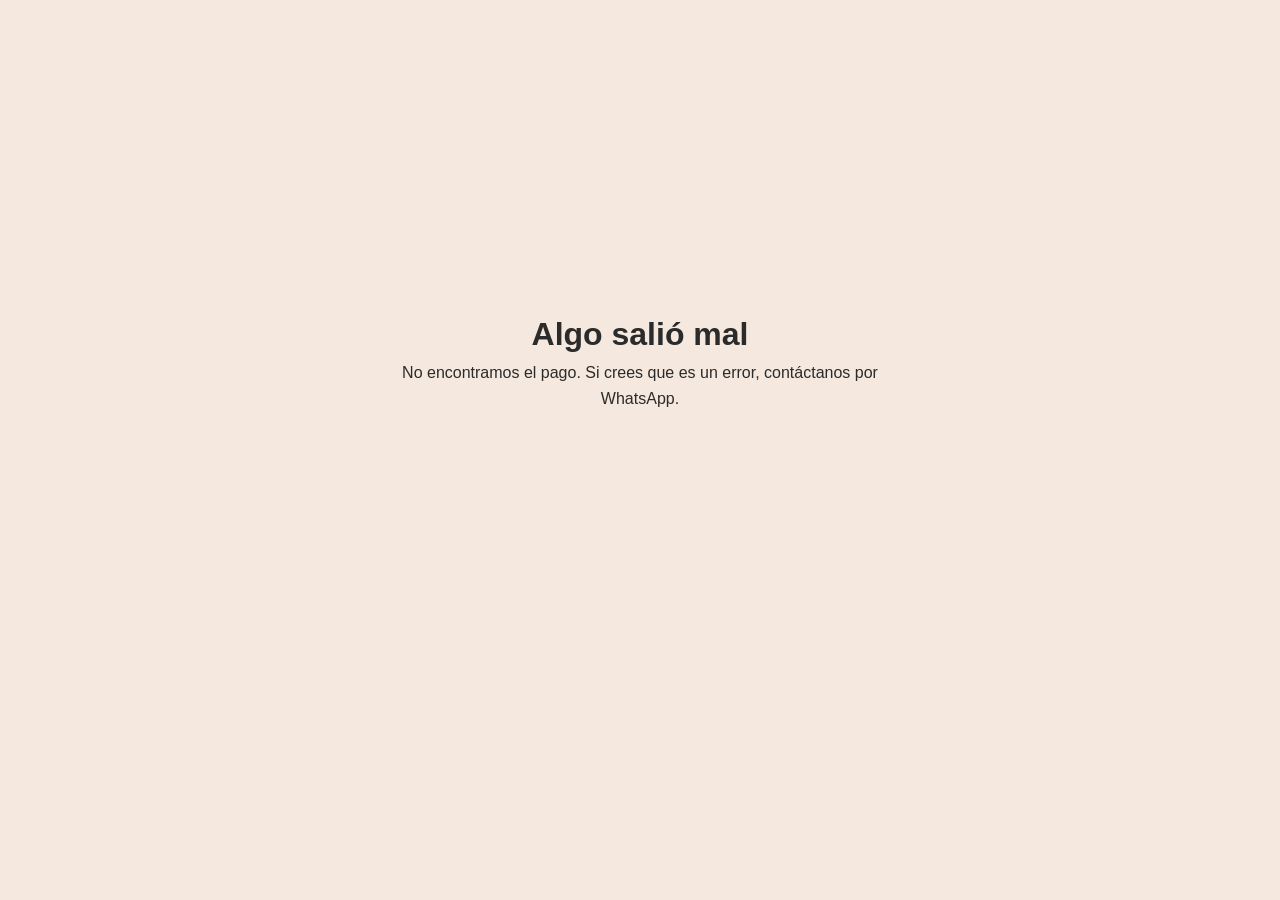
<file: pago-exitoso.html>
<!DOCTYPE html>
<html lang="es">
<head>
    <meta charset="UTF-8">
    <meta name="viewport" content="width=device-width, initial-scale=1.0">
    <title>Confirmación - Francisca Ortiz Studio</title>
    <link rel="stylesheet" href="styles.css">
    <script src="config.js"></script>
</head>
<body>
    <main style="min-height: 80vh; display: flex; align-items: center; justify-content: center; padding: 2rem;">
        <div id="resultado" style="max-width: 480px; text-align: center;">
            <p>Verificando tu pago...</p>
        </div>
    </main>

    <script>
        async function verificarPago(intento = 1) {
            const params = new URLSearchParams(window.location.search);
            const ref = params.get('ref');
            const paymentId = params.get('payment_id');
            const cont = document.getElementById('resultado');

            if (!paymentId) {
                cont.innerHTML = '<h1>Algo salió mal</h1><p>No encontramos el pago. Si crees que es un error, contáctanos por WhatsApp.</p>';
                return;
            }

            try {
                const respuesta = await fetch(API_URL + '/pagos/confirmar?ref=' + ref + '&payment_id=' + paymentId);
                const datos = await respuesta.json();

                if (datos.estado === 'confirmada') {
                    cont.innerHTML = `
                        <div style="font-size:3rem; color:#A56B82;">✓</div>
                        <h1>¡Reserva confirmada!</h1>
                        <p>Tu abono fue recibido y tu cita quedó agendada. Te enviamos los detalles por correo.</p>
                        <a href="index.html" class="btn btn-primary">Volver al inicio</a>
                    `;
                } else if (datos.estado === 'no_pagado') {
                    // Puede haber un pequeño retraso: reintentamos un par de veces
                    if (intento < 3) {
                        cont.innerHTML = '<p>Verificando tu pago...</p>';
                        setTimeout(() => verificarPago(intento + 1), 3000);
                        return;
                    }
                    cont.innerHTML = `
                        <h1>El pago no se completó</h1>
                        <p>No pudimos confirmar tu pago. Si crees que es un error, recarga en unos segundos o contáctanos por WhatsApp.</p>
                        <a href="reservar.html" class="btn btn-primary">Intentar de nuevo</a>
                    `;
                } else {
                    cont.innerHTML = '<h1>Algo salió mal</h1><p>Intenta de nuevo o contáctanos por WhatsApp.</p>';
                }
            } catch (error) {
                console.error(error);
                cont.innerHTML = '<h1>Algo salió mal</h1><p>No pudimos verificar tu pago. Contáctanos por WhatsApp.</p>';
            }
        }
        verificarPago();
    </script>
</body>
</html>
</file>
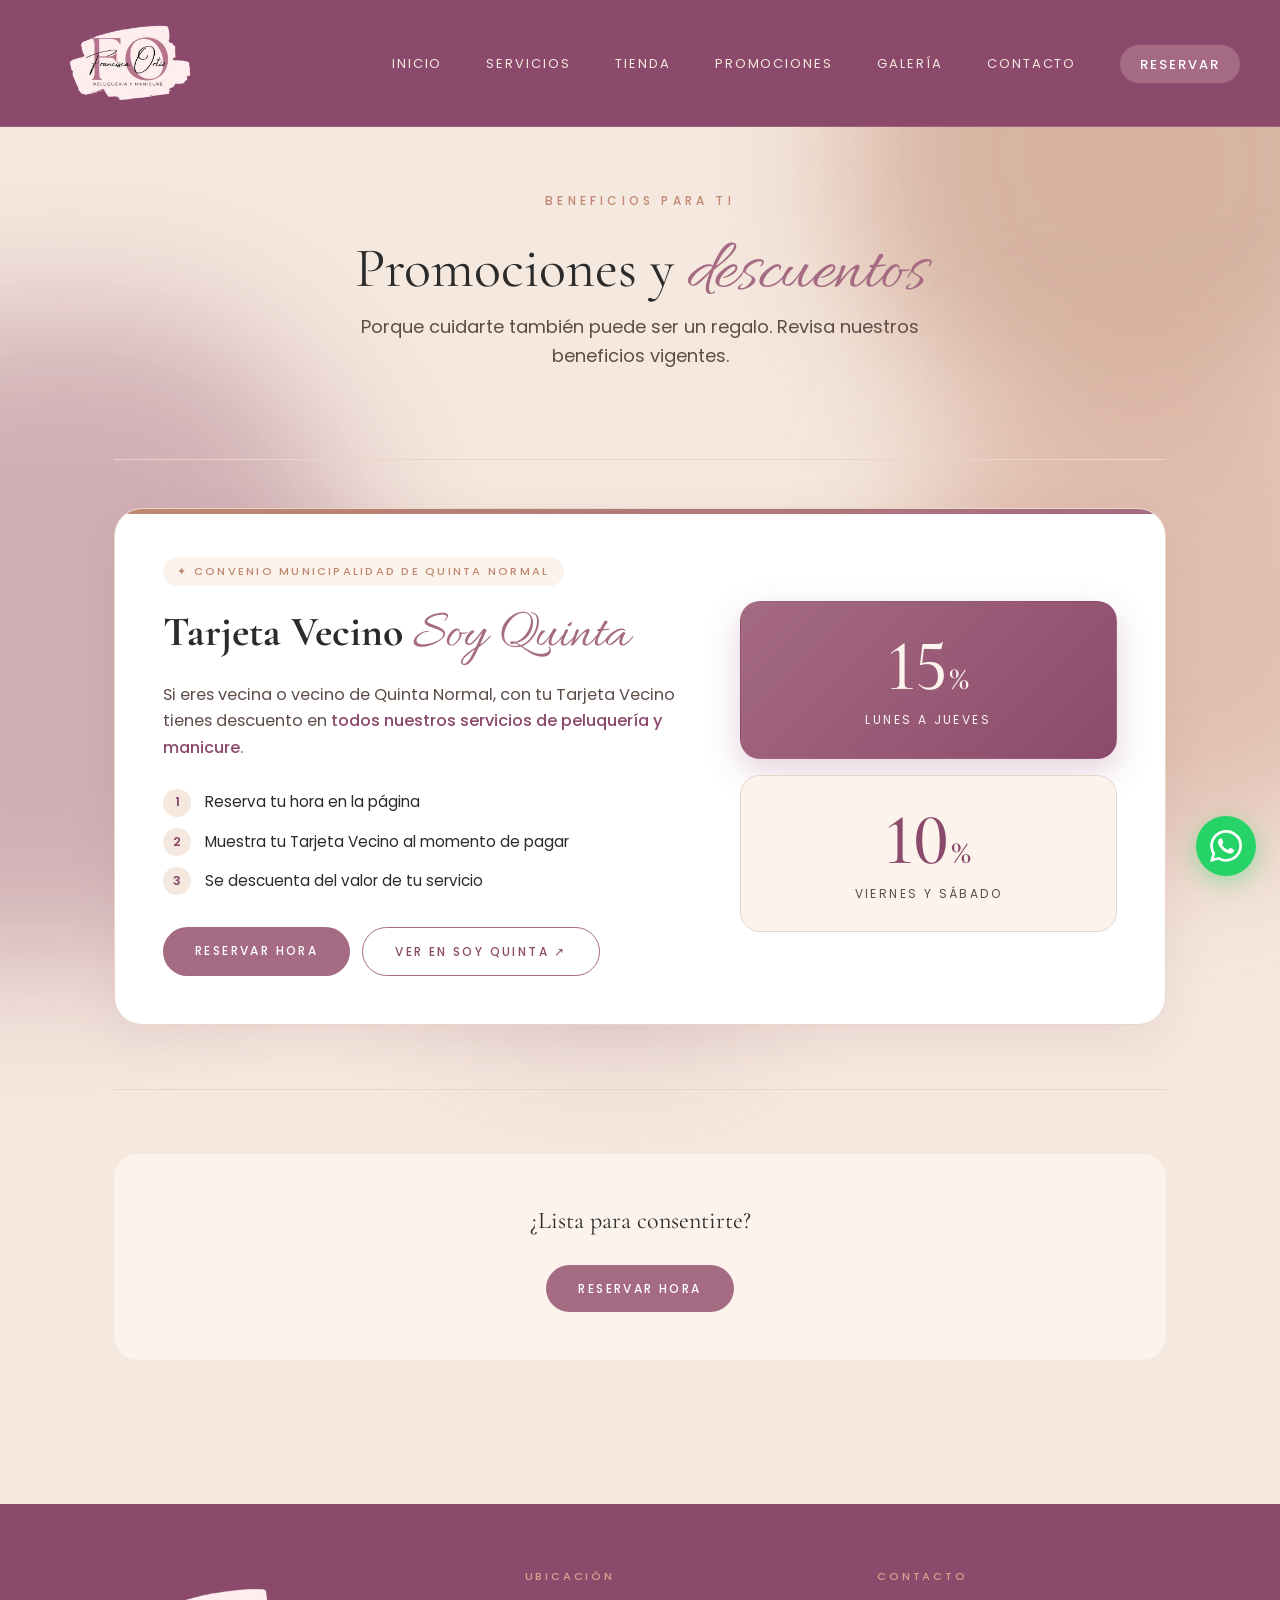
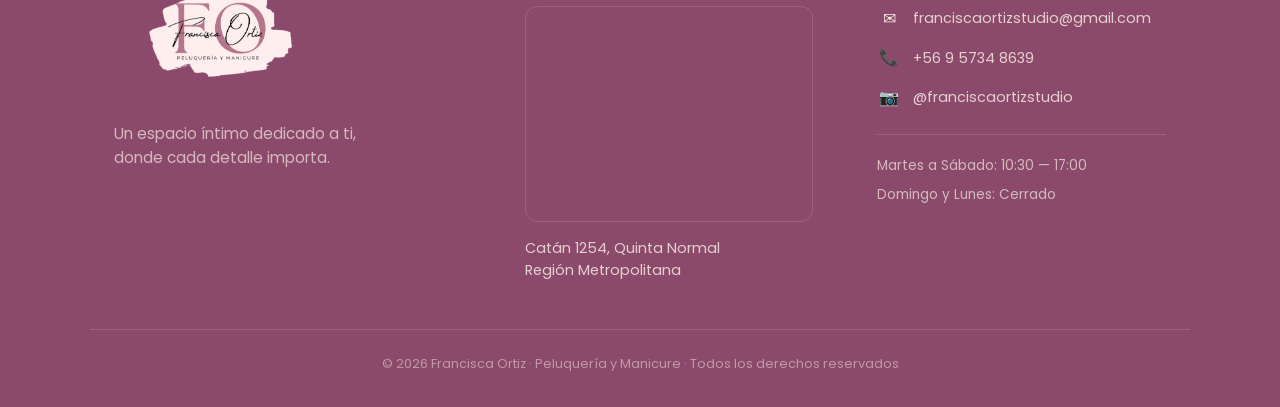
<file: promociones.html>
<!DOCTYPE html>
<html lang="es-CL">
<head>
    <meta charset="UTF-8">
    <meta name="viewport" content="width=device-width, initial-scale=1.0">

    <title>Promociones y Descuentos | Francisca Ortiz Peluquería y Manicure</title>
    <meta name="description" content="Promociones vigentes y descuentos con tu Tarjeta Vecino Soy Quinta en Francisca Ortiz Studio, Quinta Normal.">
    <meta name="keywords" content="promociones peluquería, descuento manicure, tarjeta vecino, soy quinta, quinta normal">
    <meta name="author" content="Francisca Ortiz">

    <meta property="og:title" content="Promociones y Descuentos | Francisca Ortiz">
    <meta property="og:description" content="Hasta 15% de descuento con tu Tarjeta Vecino Soy Quinta.">
    <meta property="og:type" content="website">
    <meta property="og:image" content="images/hero-salon.jpg">

    <link rel="icon" type="image/png" href="images/favicon.png">

    <link rel="stylesheet" href="styles.css">
    <link rel="preconnect" href="https://fonts.googleapis.com">
    <link rel="preconnect" href="https://fonts.gstatic.com" crossorigin>
    <link href="https://fonts.googleapis.com/css2?family=Allura&family=Cormorant+Garamond:wght@400;500;600&family=Poppins:wght@300;400;500;600&display=swap" rel="stylesheet">
</head>
<body>

    <div class="blob blob-1"></div>
    <div class="blob blob-2"></div>
    <div class="blob blob-3"></div>
    <div class="blob blob-4"></div>

    <header>
        <a href="index.html" class="logo">
            <img src="images/logo-fo.png" alt="Francisca Ortiz - Peluquería y Manicure">
        </a>
        <button class="menu-toggle" id="menu-toggle" aria-label="Abrir menú">
            <span></span>
            <span></span>
            <span></span>
        </button>
        <nav id="main-nav">
            <ul>
                <li><a href="index.html">Inicio</a></li>
                <li><a href="servicios.html">Servicios</a></li>
                <li><a href="tienda.html">Tienda</a></li>
                <li><a href="promociones.html">Promociones</a></li>
                <li><a href="index.html#galeria">Galería</a></li>
                <li><a href="index.html#footer-contacto">Contacto</a></li>
                <li><a href="reservar.html" class="btn-nav">Reservar</a></li>
            </ul>
        </nav>
    </header>

    <main>
        <section class="page-header">
            <p class="eyebrow">Beneficios para ti</p>
            <h1>Promociones y <span class="script">descuentos</span></h1>
            <p class="lead">Porque cuidarte también puede ser un regalo. Revisa nuestros beneficios vigentes.</p>
        </section>

        <!-- CONVENIO TARJETA VECINO -->
        <section class="convenio-section fade-in" id="tarjeta-vecino">
            <article class="convenio-card">
                <div class="convenio-info">
                    <p class="convenio-sello">✦ Convenio Municipalidad de Quinta Normal</p>
                    <h2>Tarjeta Vecino <span class="script">Soy Quinta</span></h2>
                    <p class="convenio-texto">Si eres vecina o vecino de Quinta Normal, con tu Tarjeta Vecino tienes descuento en <strong>todos nuestros servicios de peluquería y manicure</strong>.</p>

                    <ol class="convenio-pasos">
                        <li><span>1</span> Reserva tu hora en la página</li>
                        <li><span>2</span> Muestra tu Tarjeta Vecino al momento de pagar</li>
                        <li><span>3</span> Se descuenta del valor de tu servicio</li>
                    </ol>

                    <div class="convenio-acciones">
                        <a href="reservar.html" class="btn btn-primary">Reservar hora</a>
                        <a href="https://soyquinta.quintanormal.cl/beneficios?convenio=francisca-ortiz-studio" class="btn btn-secondary" target="_blank" rel="noopener">Ver en Soy Quinta ↗</a>
                    </div>
                </div>

                <div class="convenio-descuentos">
                    <div class="descuento-tile descuento-tile-principal">
                        <p class="descuento-valor">15<span>%</span></p>
                        <p class="descuento-dias">Lunes a jueves</p>
                    </div>
                    <div class="descuento-tile">
                        <p class="descuento-valor">10<span>%</span></p>
                        <p class="descuento-dias">Viernes y sábado</p>
                    </div>
                </div>
            </article>
        </section>

        <!-- PROMOCIONES VIGENTES (las administra Francisca desde el panel) -->
        <section class="promos-section" id="promociones-vigentes">
            <!-- Se muestra solo si hay promociones activas y vigentes (ver promociones.js) -->
            <div id="bloque-promos" hidden>
                <p class="eyebrow">Por tiempo limitado</p>
                <h2>Promociones <span class="script">vigentes</span></h2>
                <div class="promos-grid" id="promos-grid"></div>
            </div>

            <div class="services-cta">
                <p>¿Lista para consentirte?</p>
                <a href="reservar.html" class="btn btn-primary">Reservar hora</a>
            </div>
        </section>
    </main>

    <footer>
        <div class="footer-grid">
            <div class="footer-brand">
                <a href="index.html" class="logo footer-logo">
                    <img src="images/logo-fo.png" alt="Francisca Ortiz - Peluquería y Manicure">
                </a>
                <p class="footer-about">Un espacio íntimo dedicado a ti, donde cada detalle importa.</p>
            </div>

            <div class="footer-location">
                <h4>Ubicación</h4>
                <div class="footer-map">
                    <iframe
                        src="https://www.google.com/maps/embed?pb=!1m18!1m12!1m3!1d3329.510172324065!2d-70.7031197234322!3d-33.43601257339522!2m3!1f0!2f0!3f0!3m2!1i1024!2i768!4f13.1!3m3!1m2!1s0x9662c53d94956e33%3A0xd6a7738a6822965f!2sFrancisca%20Ortiz%20Studio!5e0!3m2!1ses-419!2scl!4v1777145176476!5m2!1ses-419!2scl"
                        loading="lazy"
                        referrerpolicy="no-referrer-when-downgrade">
                    </iframe>
                </div>
                <p class="footer-address">Catán 1254, Quinta Normal<br>Región Metropolitana</p>
            </div>

            <div class="footer-contact" id="footer-contacto">
                <h4>Contacto</h4>
                <ul class="footer-contact-list">
                    <li>
                        <span class="contact-icon">✉</span>
                        <a href="mailto:franciscaortizstudio@gmail.com">franciscaortizstudio@gmail.com</a>
                    </li>
                    <li>
                        <span class="contact-icon">📞</span>
                        <a href="https://wa.me/56957348639">+56 9 5734 8639</a>
                    </li>
                    <li>
                        <span class="contact-icon">📷</span>
                        <a href="https://instagram.com/franciscaortizstudio">@franciscaortizstudio</a>
                    </li>
                </ul>
                <div class="footer-hours" id="footer-hours">
                    <p>Martes a Sábado: 10:30 — 17:00</p>
                    <p>Domingo y Lunes: Cerrado</p>
                </div>
            </div>
        </div>

        <div class="footer-bottom">
            <p>© 2026 Francisca Ortiz · Peluquería y Manicure · Todos los derechos reservados</p>
        </div>
    </footer>

    <a href="https://wa.me/56957348639?text=Hola!%20Tengo%20una%20consulta%20sobre%20las%20promociones%20de%20Francisca%20Ortiz%20Studio"
       class="whatsapp-float"
       target="_blank"
       rel="noopener"
       aria-label="Contactar por WhatsApp">
        <svg viewBox="0 0 24 24" fill="currentColor" width="32" height="32">
            <path d="M17.472 14.382c-.297-.149-1.758-.867-2.03-.967-.273-.099-.471-.148-.67.15-.197.297-.767.966-.94 1.164-.173.199-.347.223-.644.075-.297-.15-1.255-.463-2.39-1.475-.883-.788-1.48-1.761-1.653-2.059-.173-.297-.018-.458.13-.606.134-.133.298-.347.446-.52.149-.174.198-.298.298-.497.099-.198.05-.371-.025-.52-.075-.149-.669-1.612-.916-2.207-.242-.579-.487-.5-.669-.51-.173-.008-.371-.01-.57-.01-.198 0-.52.074-.792.372-.272.297-1.04 1.016-1.04 2.479 0 1.462 1.065 2.875 1.213 3.074.149.198 2.096 3.2 5.077 4.487.709.306 1.262.489 1.694.625.712.227 1.36.195 1.871.118.571-.085 1.758-.719 2.006-1.413.248-.694.248-1.289.173-1.413-.074-.124-.272-.198-.57-.347m-5.421 7.403h-.004a9.87 9.87 0 01-5.031-1.378l-.361-.214-3.741.982.998-3.648-.235-.374a9.86 9.86 0 01-1.51-5.26c.001-5.45 4.436-9.884 9.888-9.884 2.64 0 5.122 1.03 6.988 2.898a9.825 9.825 0 012.893 6.994c-.003 5.45-4.437 9.884-9.885 9.884m8.413-18.297A11.815 11.815 0 0012.05 0C5.495 0 .16 5.335.157 11.892c0 2.096.547 4.142 1.588 5.945L.057 24l6.305-1.654a11.882 11.882 0 005.683 1.448h.005c6.554 0 11.89-5.335 11.893-11.893A11.821 11.821 0 0020.885 3.488"/>
        </svg>
    </a>

    <script src="config.js"></script>
    <script src="menu.js"></script>
    <script src="script.js"></script>
    <script src="promociones.js"></script>
</body>
</html>
</file>
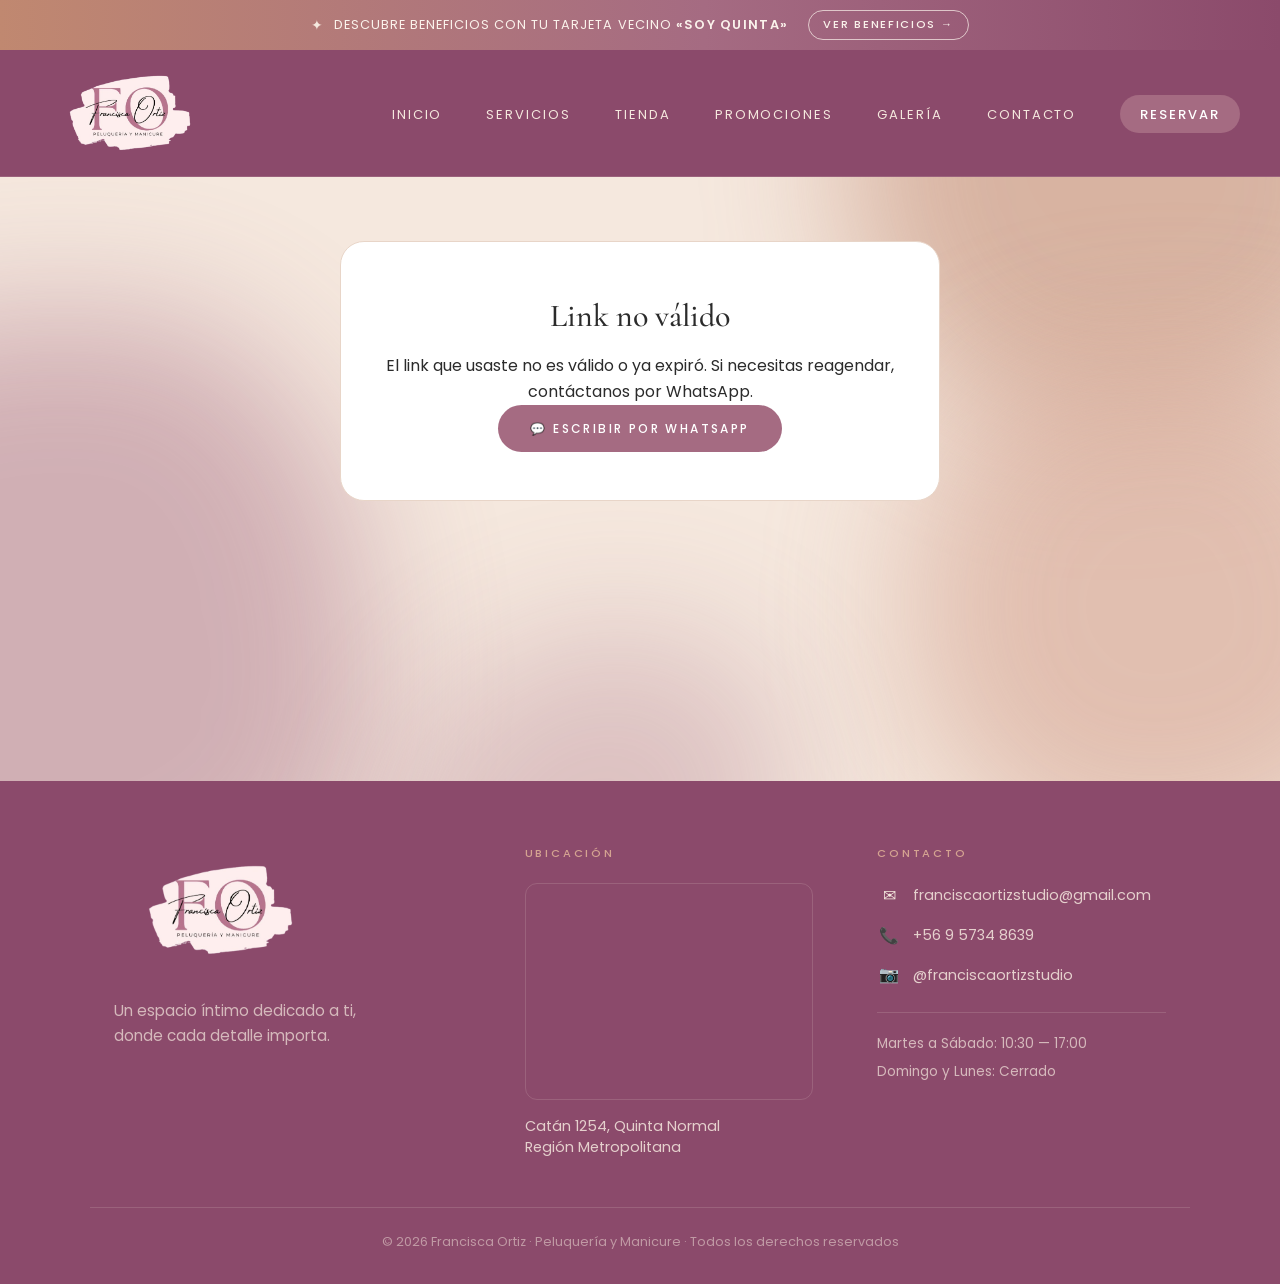
<file: reagendar.html>
<!DOCTYPE html>
<html lang="es">
<head>
    <meta charset="UTF-8">
    <meta name="viewport" content="width=device-width, initial-scale=1.0">
    <title>Reagendar mi cita | Francisca Ortiz Studio</title>
    <meta name="description" content="Reagenda tu cita en Francisca Ortiz Studio">
    <meta name="robots" content="noindex, nofollow">

    <link rel="icon" type="image/png" href="images/favicon.png">

    <link rel="preconnect" href="https://fonts.googleapis.com">
    <link rel="preconnect" href="https://fonts.gstatic.com" crossorigin>
    <link href="https://fonts.googleapis.com/css2?family=Allura&family=Cormorant+Garamond:wght@400;500;600&family=Poppins:wght@300;400;500;600&display=swap" rel="stylesheet">

    <link rel="stylesheet" href="styles.css">
</head>
<body>

    <div class="blob blob-1"></div>
    <div class="blob blob-2"></div>
    <div class="blob blob-3"></div>
    <div class="blob blob-4"></div>

    <header>
        <a href="index.html" class="logo">
            <img src="images/logo-fo.png" alt="Francisca Ortiz - Peluquería y Manicure">
        </a>
        <button class="menu-toggle" id="menu-toggle" aria-label="Abrir menú">
            <span></span>
            <span></span>
            <span></span>
        </button>
        <nav id="main-nav">
            <ul>
                <li><a href="index.html">Inicio</a></li>
                <li><a href="servicios.html">Servicios</a></li>
                <li><a href="tienda.html">Tienda</a></li>
                <li><a href="promociones.html">Promociones</a></li>
                <li><a href="index.html#galeria">Galería</a></li>
                <li><a href="index.html#footer-contacto">Contacto</a></li>
                <li><a href="reservar.html" class="btn-nav">Reservar</a></li>
            </ul>
        </nav>
    </header>

    <main class="container reagendar-page">
        <!-- Estado: Cargando -->
        <div id="estado-cargando" class="reagendar-state">
            <p>Verificando tu reserva...</p>
        </div>

        <!-- Estado: Error de token -->
        <div id="estado-error" class="reagendar-state" style="display: none;">
            <div class="reagendar-wrapper">
                <h1>Link no válido</h1>
                <p>El link que usaste no es válido o ya expiró. Si necesitas reagendar, contáctanos por WhatsApp.</p>
                <a href="https://wa.me/56957348639" target="_blank" class="btn btn-primary">💬 Escribir por WhatsApp</a>
            </div>
        </div>

        <!-- Estado: No puede reagendar -->
        <div id="estado-no-puede" class="reagendar-state" style="display: none;">
            <div class="reagendar-wrapper">
                <h1>No es posible reagendar</h1>
                <p id="motivo-no-puede"></p>
                <p>Si necesitas ayuda, contáctanos por WhatsApp.</p>
                <a href="https://wa.me/56957348639" target="_blank" class="btn btn-primary">💬 Escribir por WhatsApp</a>
            </div>
        </div>

        <!-- Estado: Formulario para reagendar -->
        <div id="estado-formulario" class="reagendar-state" style="display: none;">
            <div class="reagendar-wrapper-wide">
                <header class="reagendar-header">
                    <p class="eyebrow">Reagendar reserva</p>
                    <h1>Hola <span id="cliente-nombre"></span></h1>
                    <p class="lead">Tu cita actual: <strong id="fecha-actual"></strong></p>
                    <p class="lead-small">Servicio: <span id="servicio-nombre"></span></p>
                    <p class="lead-small promo-reagendar" id="promo-reagendar" hidden></p>
                </header>

                <div class="reagendar-contenido">
                    <!-- Calendario y horarios -->
                    <div class="reagendar-selection">
                        <h2>Elige nueva fecha y hora</h2>

                        <div class="calendar-wrapper">
                            <div class="calendar-header">
                                <button class="calendar-nav" id="prev-month">‹</button>
                                <h3 class="calendar-month" id="calendar-month">Mes Año</h3>
                                <button class="calendar-nav" id="next-month">›</button>
                            </div>

                            <div class="calendar-weekdays">
                                <span>Lun</span>
                                <span>Mar</span>
                                <span>Mié</span>
                                <span>Jue</span>
                                <span>Vie</span>
                                <span>Sáb</span>
                                <span>Dom</span>
                            </div>

                            <div class="calendar-grid" id="calendar-grid"></div>
                        </div>

                        <div class="time-slots-wrapper">
                            <h3 class="slots-title">Horarios disponibles</h3>
                            <p class="slots-help">Selecciona primero un día</p>
                            <div class="time-slots" id="time-slots"></div>
                        </div>
                    </div>

                    <!-- Sidebar de resumen -->
                    <aside class="reagendar-summary">
                        <h3>Tu nueva reserva</h3>
                        <ul class="summary-list">
                            <li>
                                <span class="summary-label">Fecha nueva</span>
                                <span class="summary-value" id="sidebar-date">Por elegir</span>
                            </li>
                            <li>
                                <span class="summary-label">Hora nueva</span>
                                <span class="summary-value" id="sidebar-time">Por elegir</span>
                            </li>
                        </ul>

                        <button id="confirmar-reagendamiento" class="btn btn-primary" disabled>
                            Confirmar reagendamiento
                        </button>

                        <p class="warning-text">
                            ⚠️ Solo puedes reagendar 1 vez. Después de esto, no se podrá hacer otro cambio.
                        </p>
                    </aside>
                </div>
            </div>
        </div>

        <!-- Estado: Éxito -->
        <div id="estado-exito" class="reagendar-state" style="display: none;">
            <div class="reagendar-wrapper">
                <div class="success-icon">✓</div>
                <h1>¡Reagendamiento confirmado!</h1>
                <p>Tu cita fue actualizada exitosamente.</p>
                <div class="exito-resumen">
                    <p><strong>Nueva fecha:</strong> <span id="exito-fecha"></span></p>
                    <p><strong>Nueva hora:</strong> <span id="exito-hora"></span></p>
                </div>
                <p>Recibirás un email de confirmación con los nuevos datos.</p>
                <a href="index.html" class="btn btn-primary">Volver al inicio</a>
            </div>
        </div>
    </main>

    <footer>
        <div class="footer-grid">
            <div class="footer-brand">
                <a href="index.html" class="logo footer-logo">
                    <img src="images/logo-fo.png" alt="Francisca Ortiz - Peluquería y Manicure">
                </a>
                <p class="footer-about">Un espacio íntimo dedicado a ti, donde cada detalle importa.</p>
            </div>

            <div class="footer-location">
                <h4>Ubicación</h4>
                <div class="footer-map">
                    <iframe 
                        src="https://www.google.com/maps/embed?pb=!1m18!1m12!1m3!1d3329.510172324065!2d-70.7031197234322!3d-33.43601257339522!2m3!1f0!2f0!3f0!3m2!1i1024!2i768!4f13.1!3m3!1m2!1s0x9662c53d94956e33%3A0xd6a7738a6822965f!2sFrancisca%20Ortiz%20Studio!5e0!3m2!1ses-419!2scl!4v1777145176476!5m2!1ses-419!2scl"
                        loading="lazy"
                        referrerpolicy="no-referrer-when-downgrade">
                    </iframe>
                </div>
                <p class="footer-address">Catán 1254, Quinta Normal<br>Región Metropolitana</p>
            </div>

            <div class="footer-contact" id="footer-contacto">
                <h4>Contacto</h4>
                <ul class="footer-contact-list">
                    <li>
                        <span class="contact-icon">✉</span>
                        <a href="mailto:franciscaortizstudio@gmail.com">franciscaortizstudio@gmail.com</a>
                    </li>
                    <li>
                        <span class="contact-icon">📞</span>
                        <a href="https://wa.me/56957348639">+56 9 5734 8639</a>
                    </li>
                    <li>
                        <span class="contact-icon">📷</span>
                        <a href="https://instagram.com/franciscaortizstudio">@franciscaortizstudio</a>
                    </li>
                </ul>
                <div class="footer-hours" id="footer-hours">
                    <p>Martes a Sábado: 10:30 — 17:00</p>
                    <p>Domingo y Lunes: Cerrado</p>
                </div>
            </div>
        </div>

        <div class="footer-bottom">
            <p>© 2026 Francisca Ortiz · Peluquería y Manicure · Todos los derechos reservados</p>
        </div>
    </footer>

    <script src="config.js"></script>
    <script src="menu.js"></script>
    <script src="reagendar.js"></script>
</body>
</html>
</file>
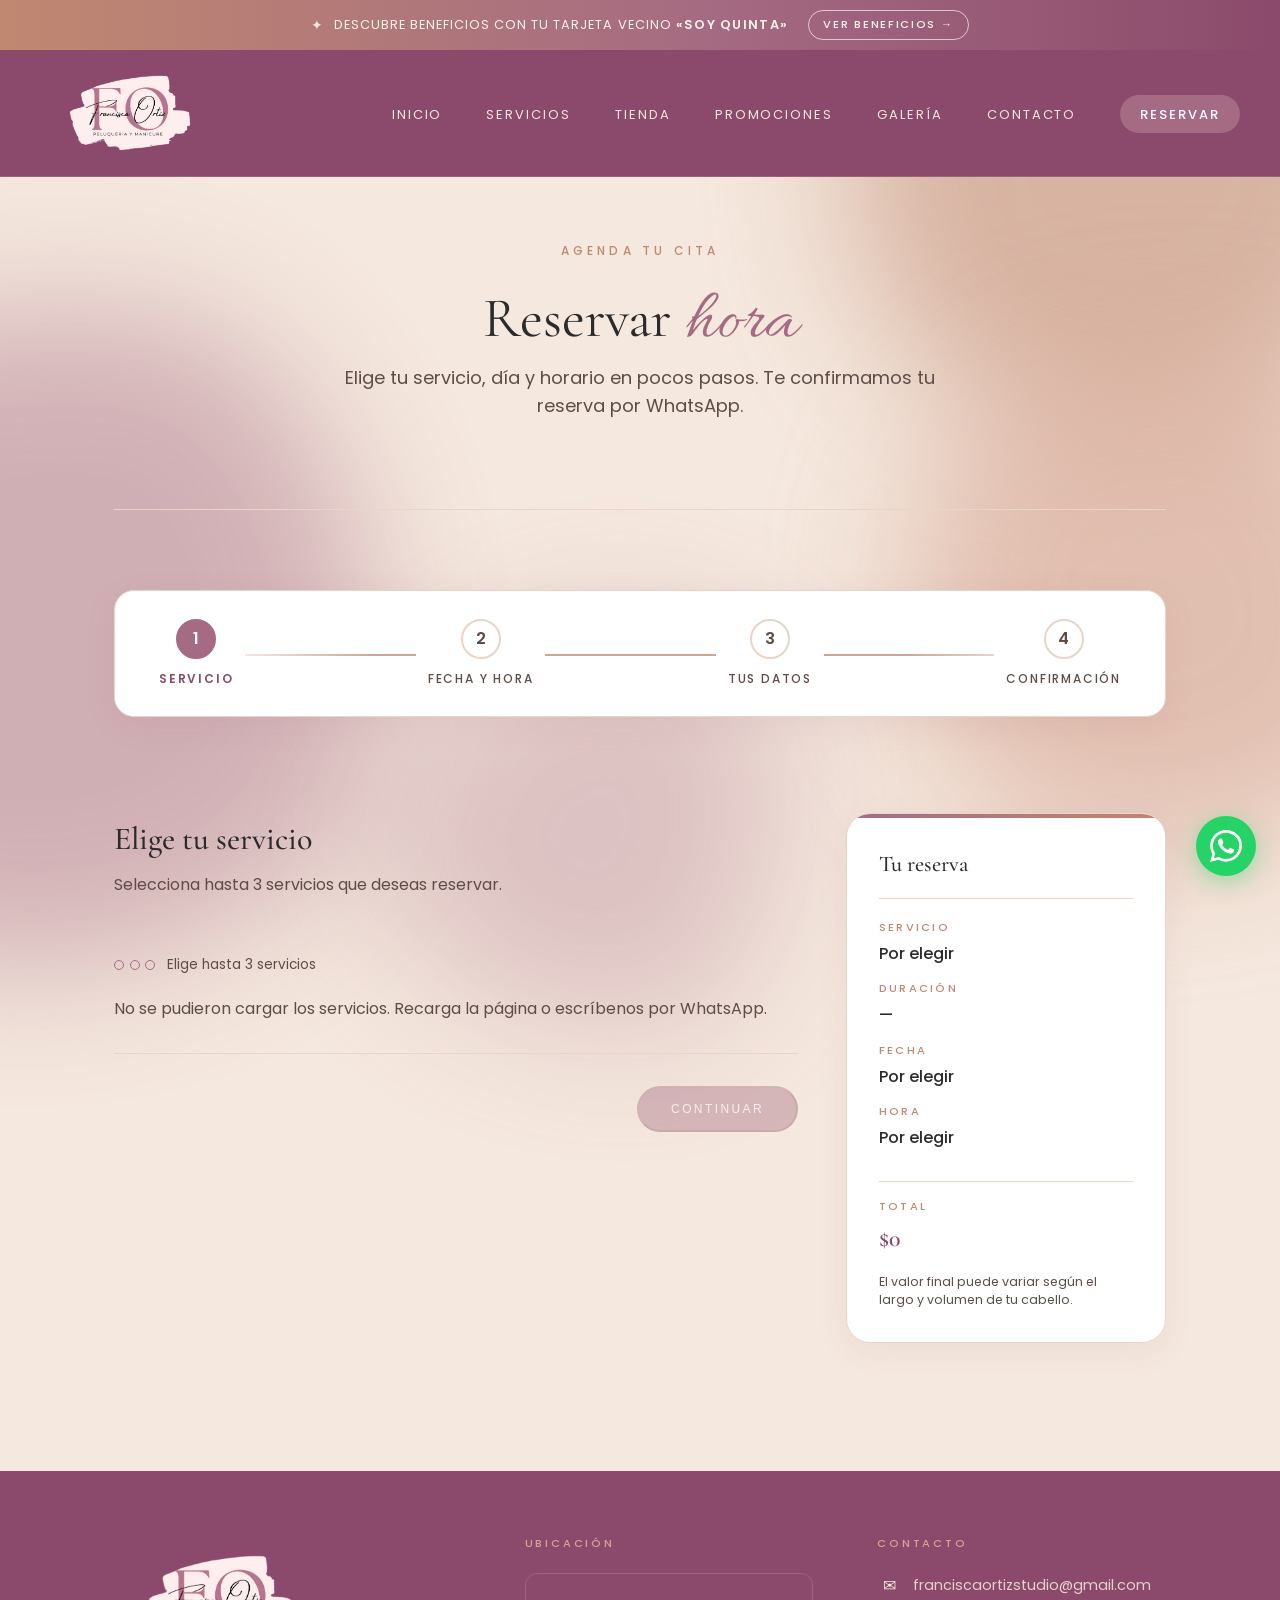
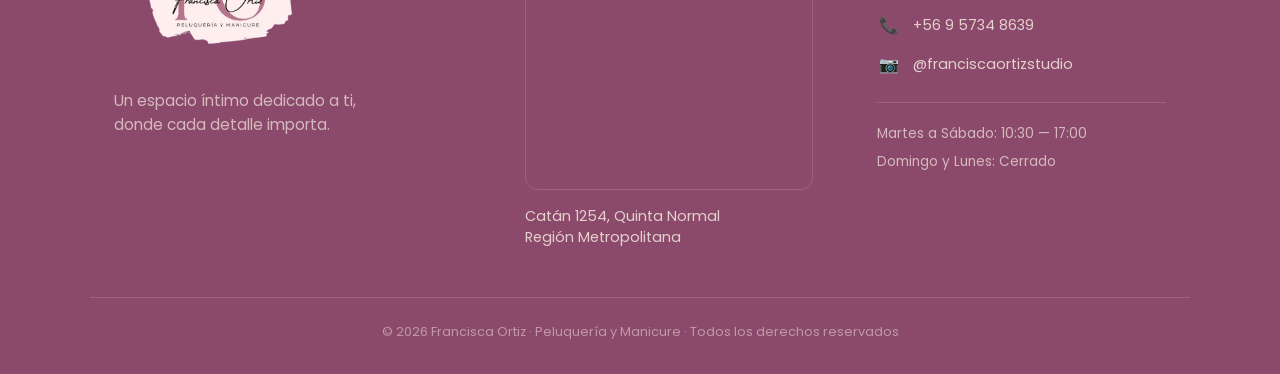
<file: reservar.html>
<!DOCTYPE html>
<html lang="es-CL">
<head>
    <meta charset="UTF-8">
    <meta name="viewport" content="width=device-width, initial-scale=1.0">

    <title>Reservar hora | Francisca Ortiz Peluquería y Manicure</title>
    <meta name="description" content="Reserva tu hora online en Francisca Ortiz Peluquería y Manicure. Elige tu servicio, día y horario disponible.">
    <meta name="author" content="Francisca Ortiz">

    <meta property="og:title" content="Reservar hora | Francisca Ortiz">
    <meta property="og:description" content="Reserva tu hora online de forma fácil y rápida.">
    <meta property="og:type" content="website">
    <meta property="og:image" content="images/hero-salon.jpg">

    <link rel="icon" type="image/png" href="images/favicon.png">

    <link rel="stylesheet" href="styles.css">
    <link rel="preconnect" href="https://fonts.googleapis.com">
    <link rel="preconnect" href="https://fonts.gstatic.com" crossorigin>
    <link href="https://fonts.googleapis.com/css2?family=Allura&family=Cormorant+Garamond:wght@400;500;600&family=Poppins:wght@300;400;500;600&display=swap" rel="stylesheet">
</head>
<body>

    <div class="blob blob-1"></div>
    <div class="blob blob-2"></div>
    <div class="blob blob-3"></div>
    <div class="blob blob-4"></div>

    <header>
        <a href="index.html" class="logo">
            <img src="images/logo-fo.png" alt="Francisca Ortiz - Peluquería y Manicure">
        </a>
        <button class="menu-toggle" id="menu-toggle" aria-label="Abrir menú">
            <span></span>
            <span></span>
            <span></span>
        </button>
        <nav id="main-nav">
            <ul>
                <li><a href="index.html">Inicio</a></li>
                <li><a href="servicios.html">Servicios</a></li>
                <li><a href="tienda.html">Tienda</a></li>
                <li><a href="promociones.html">Promociones</a></li>
                <li><a href="index.html#galeria">Galería</a></li>
                <li><a href="index.html#footer-contacto">Contacto</a></li>
                <li><a href="reservar.html" class="btn-nav">Reservar</a></li>
            </ul>
        </nav>
    </header>

    <main>
        <section class="page-header">
            <p class="eyebrow">Agenda tu cita</p>
            <h1>Reservar <span class="script">hora</span></h1>
            <p class="lead">Elige tu servicio, día y horario en pocos pasos. Te confirmamos tu reserva por WhatsApp.</p>
        </section>

        <section class="booking-page">

            <div class="booking-stepper">
                <div class="step active" data-step="1">
                    <span class="step-number">1</span>
                    <span class="step-label">Servicio</span>
                </div>
                <div class="step" data-step="2">
                    <span class="step-number">2</span>
                    <span class="step-label">Fecha y hora</span>
                </div>
                <div class="step" data-step="3">
                    <span class="step-number">3</span>
                    <span class="step-label">Tus datos</span>
                </div>
                <div class="step" data-step="4">
                    <span class="step-number">4</span>
                    <span class="step-label">Confirmación</span>
                </div>
            </div>

            <div class="booking-content">

                <div class="booking-step booking-step-1 active">
                    <h2 class="step-title">Elige tu servicio</h2>
                    <p class="step-description">Selecciona hasta 3 servicios que deseas reservar.</p>

                    <!-- Aviso cuando la clienta llega desde "Reservar con esta promo" -->
                    <div class="promo-elegida" id="promo-elegida" hidden></div>

                    <div class="category-filter" id="category-filter"></div>

                    <div class="seleccion-contador" id="seleccion-contador" aria-live="polite">
                        <span class="contador-puntos" aria-hidden="true"><i></i><i></i><i></i></span>
                        <span class="contador-texto" id="contador-texto">Elige hasta 3 servicios</span>
                    </div>

                    <div class="services-selection">
                        <p style="color:var(--text-soft); grid-column:1/-1;">Cargando servicios...</p>
                    </div>

                    <!-- Ticket de reserva: aparece al elegir el 3.er servicio -->
                    <div class="ticket-reserva" id="ticket-reserva" hidden></div>

                    <div class="booking-actions" id="acciones-paso-1">
                        <button class="btn btn-primary" id="next-to-step-2" disabled>Continuar</button>
                    </div>
                </div>

                <div class="booking-step booking-step-2">
                    <h2 class="step-title">Elige fecha y hora</h2>
                    <p class="step-description">Selecciona el día y horario que mejor te acomode.</p>

                    <div class="calendar-wrapper">

                        <div class="calendar-header">
                            <button class="calendar-nav" id="prev-month" aria-label="Mes anterior">‹</button>
                            <h3 class="calendar-month" id="calendar-month">Mes Año</h3>
                            <button class="calendar-nav" id="next-month" aria-label="Mes siguiente">›</button>
                        </div>

                        <div class="calendar-weekdays">
                            <span>Lun</span>
                            <span>Mar</span>
                            <span>Mié</span>
                            <span>Jue</span>
                            <span>Vie</span>
                            <span>Sáb</span>
                            <span>Dom</span>
                        </div>

                        <div class="calendar-grid" id="calendar-grid">
                            <!-- Los días se generarán con JavaScript -->
                        </div>

                    </div>

                    <div class="time-slots-wrapper" id="time-slots-wrapper">
                        <h3 class="slots-title">Horarios disponibles</h3>
                        <p class="slots-help">Selecciona un día primero.</p>
                        <div class="time-slots" id="time-slots">
                            <!-- Los slots se generarán con JavaScript cuando se elija un día -->
                        </div>
                    </div>

                    <div class="booking-actions">
                        <button class="btn btn-secondary" id="back-to-step-1">Volver</button>
                        <button class="btn btn-primary" id="next-to-step-3" disabled>Continuar</button>
                    </div>
                </div>

                <div class="booking-step booking-step-3">
                    <h2 class="step-title">Tus datos</h2>
                    <p class="step-description">Necesitamos algunos datos para confirmar tu reserva.</p>

                    <form class="booking-form" id="booking-form">

                        <div class="form-field">
                            <label for="client-name">Nombre completo</label>
                            <input type="text" id="client-name" name="name" required placeholder="Ej: María González">
                        </div>

                        <div class="form-field">
                            <label for="client-phone">WhatsApp</label>
                            <input type="tel" id="client-phone" name="phone" required placeholder="Ej: +56 9 1234 5678">
                        </div>

                        <div class="form-field">
                            <label for="client-email">Email</label>
                            <input type="email" id="client-email" name="email" required placeholder="tu@email.com">
                        </div>

                        <div class="form-field">
                            <label for="client-notes">Comentarios (opcional)</label>
                            <textarea id="client-notes" placeholder="Ej: Soy nueva clienta, mi cabello es teñido..." maxlength="100"></textarea>
                            <p class="char-counter-reservar"><span id="char-count">0</span>/100 caracteres</p>
                        </div>

                        <div class="form-field-checkbox">
                            <input type="checkbox" id="client-terms" required>
                            <label for="client-terms">Acepto las <button type="button" class="link-terms" id="abrir-terminos">políticas de reserva y cancelación</button></label>
                        </div>

                    </form>

                    <div class="honeypot-field" aria-hidden="true">
                        <label for="client-website">No completar este campo</label>
                        <input type="text" id="client-website" name="website" tabindex="-1" autocomplete="off">
                    </div>

                    <div class="booking-actions">
                        <button class="btn btn-secondary" id="back-to-step-2">Volver</button>
                        <button class="btn btn-primary" id="confirm-booking">Pagar abono y reservar</button>
                    </div>
                </div>
                
            </div>

            <aside class="booking-summary-sidebar" id="booking-sidebar">
                <h3>Tu reserva</h3>
                <ul class="summary-list">
                    <li>
                        <span class="summary-label">Servicio</span>
                        <span class="summary-value" id="sidebar-service">Por elegir</span>
                    </li>
                    <li>
                        <span class="summary-label">Duración</span>
                        <span class="summary-value" id="sidebar-duration">—</span>
                    </li>
                    <li>
                        <span class="summary-label">Fecha</span>
                        <span class="summary-value" id="sidebar-date">Por elegir</span>
                    </li>
                    <li>
                        <span class="summary-label">Hora</span>
                        <span class="summary-value" id="sidebar-time">Por elegir</span>
                    </li>
                    <li id="sidebar-promo-fila" hidden>
                        <span class="summary-label">Promoción</span>
                        <span class="summary-value" id="sidebar-promo"></span>
                    </li>
                    <li class="summary-total">
                        <span class="summary-label">Total</span>
                        <span class="summary-value" id="sidebar-total">$0</span>
                    </li>
                </ul>
                <p class="summary-nota">El valor final puede variar según el largo y volumen de tu cabello.</p>
            </aside>

        </section>
    </main>

    <footer>
        <div class="footer-grid">
            <div class="footer-brand">
                <a href="index.html" class="logo footer-logo">
                    <img src="images/logo-fo.png" alt="Francisca Ortiz - Peluquería y Manicure">
                </a>
                <p class="footer-about">Un espacio íntimo dedicado a ti, donde cada detalle importa.</p>
            </div>

            <div class="footer-location">
                <h4>Ubicación</h4>
                <div class="footer-map">
                    <iframe 
                        src="https://www.google.com/maps/embed?pb=!1m18!1m12!1m3!1d3329.510172324065!2d-70.7031197234322!3d-33.43601257339522!2m3!1f0!2f0!3f0!3m2!1i1024!2i768!4f13.1!3m3!1m2!1s0x9662c53d94956e33%3A0xd6a7738a6822965f!2sFrancisca%20Ortiz%20Studio!5e0!3m2!1ses-419!2scl!4v1777145176476!5m2!1ses-419!2scl"
                        loading="lazy"
                        referrerpolicy="no-referrer-when-downgrade">
                    </iframe>
                </div>
                <p class="footer-address">Catán 1254, Quinta Normal<br>Región Metropolitana</p>
            </div>

            <div class="footer-contact" id="footer-contacto">
                <h4>Contacto</h4>
                <ul class="footer-contact-list">
                    <li>
                        <span class="contact-icon">✉</span>
                        <a href="mailto:franciscaortizstudio@gmail.com">franciscaortizstudio@gmail.com</a>
                    </li>
                    <li>
                        <span class="contact-icon">📞</span>
                        <a href="https://wa.me/56957348639">+56 9 5734 8639</a>
                    </li>
                    <li>
                        <span class="contact-icon">📷</span>
                        <a href="https://instagram.com/franciscaortizstudio">@franciscaortizstudio</a>
                    </li>
                </ul>
                <div class="footer-hours" id="footer-hours">
                    <p>Martes a Sábado: 10:30 — 17:00</p>
                    <p>Domingo y Lunes: Cerrado</p>
                </div>
            </div>
        </div>

        <div class="footer-bottom">
            <p>© 2026 Francisca Ortiz · Peluquería y Manicure · Todos los derechos reservados</p>
        </div>
    </footer>

    <a href="https://wa.me/56957348639?text=Hola!%20Tengo%20una%20consulta%20sobre%20Francisca%20Ortiz%20Studio" 
       class="whatsapp-float" 
       target="_blank" 
       rel="noopener"
       aria-label="Contactar por WhatsApp">
        <svg viewBox="0 0 24 24" fill="currentColor" width="32" height="32">
            <path d="M17.472 14.382c-.297-.149-1.758-.867-2.03-.967-.273-.099-.471-.148-.67.15-.197.297-.767.966-.94 1.164-.173.199-.347.223-.644.075-.297-.15-1.255-.463-2.39-1.475-.883-.788-1.48-1.761-1.653-2.059-.173-.297-.018-.458.13-.606.134-.133.298-.347.446-.52.149-.174.198-.298.298-.497.099-.198.05-.371-.025-.52-.075-.149-.669-1.612-.916-2.207-.242-.579-.487-.5-.669-.51-.173-.008-.371-.01-.57-.01-.198 0-.52.074-.792.372-.272.297-1.04 1.016-1.04 2.479 0 1.462 1.065 2.875 1.213 3.074.149.198 2.096 3.2 5.077 4.487.709.306 1.262.489 1.694.625.712.227 1.36.195 1.871.118.571-.085 1.758-.719 2.006-1.413.248-.694.248-1.289.173-1.413-.074-.124-.272-.198-.57-.347m-5.421 7.403h-.004a9.87 9.87 0 01-5.031-1.378l-.361-.214-3.741.982.998-3.648-.235-.374a9.86 9.86 0 01-1.51-5.26c.001-5.45 4.436-9.884 9.888-9.884 2.64 0 5.122 1.03 6.988 2.898a9.825 9.825 0 012.893 6.994c-.003 5.45-4.437 9.884-9.885 9.884m8.413-18.297A11.815 11.815 0 0012.05 0C5.495 0 .16 5.335.157 11.892c0 2.096.547 4.142 1.588 5.945L.057 24l6.305-1.654a11.882 11.882 0 005.683 1.448h.005c6.554 0 11.89-5.335 11.893-11.893A11.821 11.821 0 0020.885 3.488"/>
        </svg>
    </a>

    <!-- Modal de Términos y Condiciones -->
    <div class="modal-overlay" id="modal-terminos" aria-hidden="true">
        <div class="modal-box" role="dialog" aria-labelledby="modal-titulo">
            <button class="modal-close" id="cerrar-terminos" aria-label="Cerrar">×</button>

            <div class="modal-header">
                <p class="eyebrow">Términos y políticas</p>
                <h2 id="modal-titulo">Políticas de <span class="script">reserva</span></h2>
            </div>

            <div class="modal-content">
                <div class="termino-item">
                    <div class="termino-numero">1</div>
                    <div class="termino-texto">
                        <h3>Abono de confirmación</h3>
                        <p>Para confirmar tu reserva debes realizar un abono de <strong>$10.000</strong> mediante el link de pago que te enviamos. Este monto se descuenta del valor total del servicio.</p>
                    </div>
                </div>

                <div class="termino-item">
                    <div class="termino-numero">2</div>
                    <div class="termino-texto">
                        <h3>Reagendamiento</h3>
                        <p>Puedes reagendar tu cita <strong>1 sola vez</strong>, con un mínimo de <strong>48 horas</strong> de anticipación al horario reservado.</p>
                    </div>
                </div>

                <div class="termino-item">
                    <div class="termino-numero">3</div>
                    <div class="termino-texto">
                        <h3>Tolerancia de atraso</h3>
                        <p>La tolerancia máxima de atraso es de <strong>15 minutos</strong>. Pasado ese tiempo la cita podría tener que reagendarse.</p>
                    </div>
                </div>

                <div class="termino-item">
                    <div class="termino-numero">4</div>
                    <div class="termino-texto">
                        <h3>Cancelación y no presentación</h3>
                        <p>En caso de cancelación, no presentación o segundo reagendamiento, <strong>el abono no se devuelve</strong>.</p>
                    </div>
                </div>

                <div class="termino-item">
                    <div class="termino-numero">5</div>
                    <div class="termino-texto">
                        <h3>Productos profesionales</h3>
                        <p>Trabajamos exclusivamente con <strong>productos profesionales</strong> para garantizar la calidad de cada servicio.</p>
                    </div>
                </div>
            </div>

            <div class="modal-footer">
                <button class="btn btn-primary" id="aceptar-terminos">Entendido</button>
            </div>
        </div>
    </div>

    <script src="config.js"></script>
    <script src="menu.js"></script>
    <script src="script.js"></script>
</body>
</html>
</file>
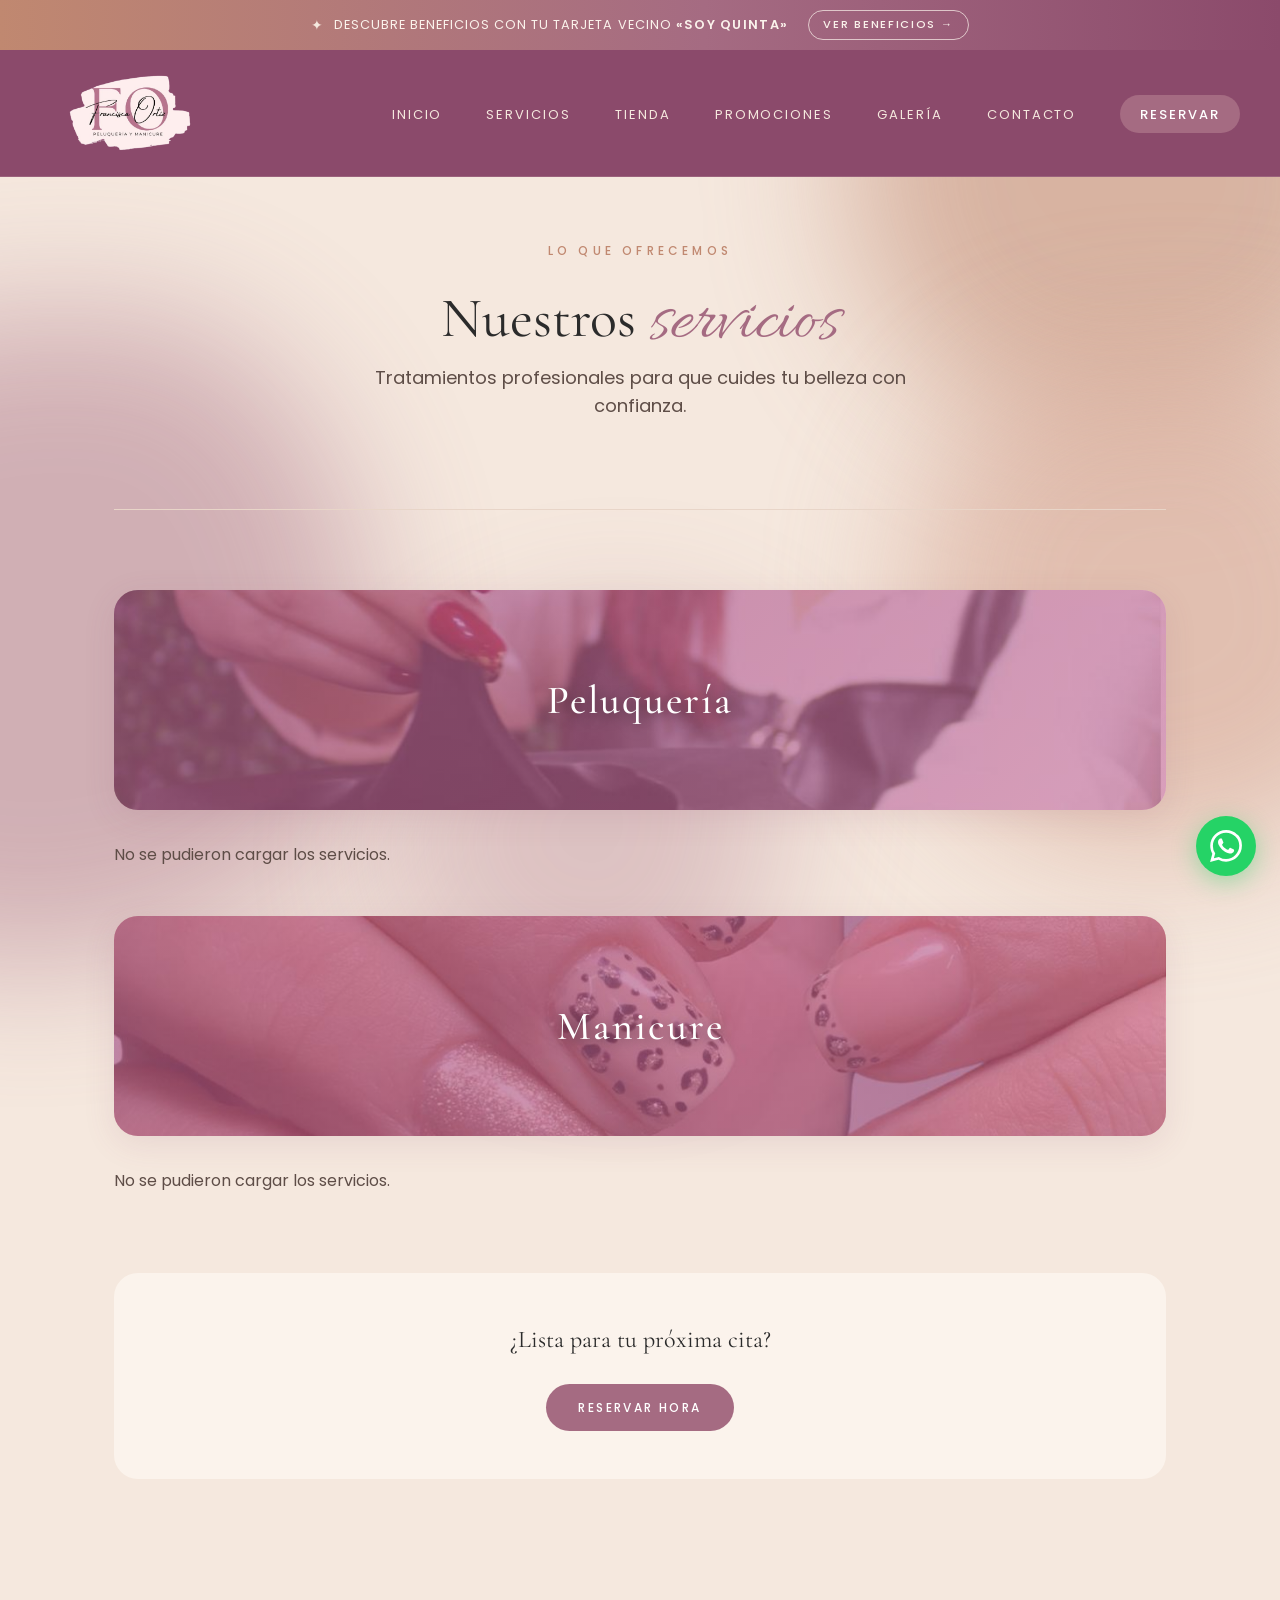
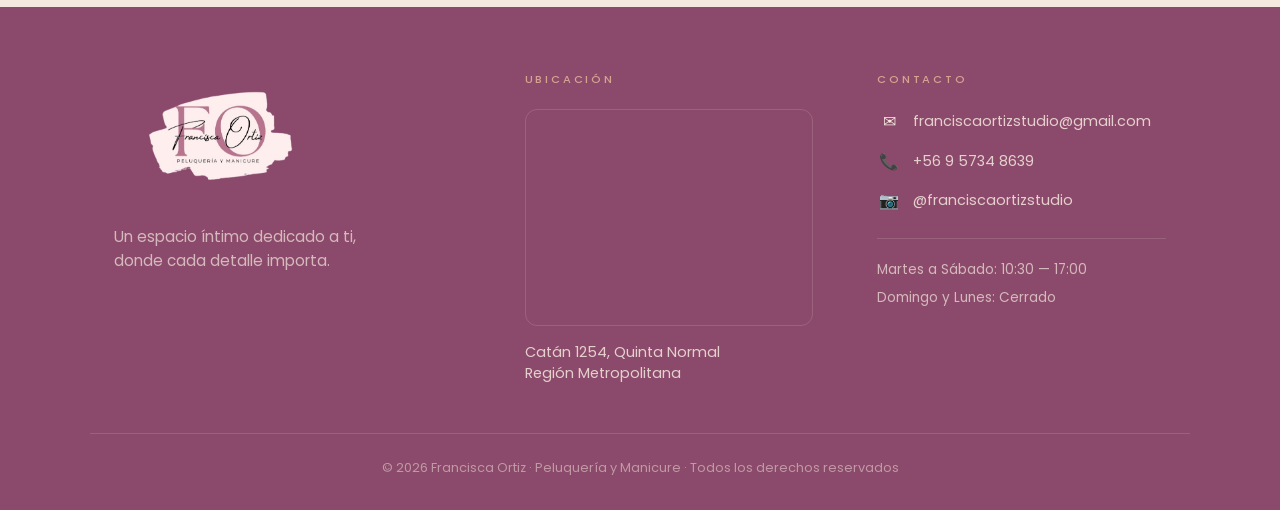
<file: servicios.html>
<!DOCTYPE html>
<html lang="es-CL">
<head>
    <meta charset="UTF-8">
    <meta name="viewport" content="width=device-width, initial-scale=1.0">

    <title>Servicios | Francisca Ortiz Peluquería y Manicure</title>
    <meta name="description" content="Conoce todos nuestros servicios de peluquería y manicure: cortes, tintes, alisados, esmaltado simple, poligel y más. Reserva tu hora.">
    <meta name="keywords" content="peluquería, manicure, tinte de pelo, alisado, poligel, esmaltado, corte de pelo, Chile">
    <meta name="author" content="Francisca Ortiz">

    <meta property="og:title" content="Servicios | Francisca Ortiz">
    <meta property="og:description" content="Cortes, tintes, alisados, esmaltado y poligel profesional.">
    <meta property="og:type" content="website">
    <meta property="og:image" content="images/hero-salon.jpg">

    <link rel="icon" type="image/png" href="images/favicon.png">

    <link rel="stylesheet" href="styles.css">
    <link rel="preconnect" href="https://fonts.googleapis.com">
    <link rel="preconnect" href="https://fonts.gstatic.com" crossorigin>
    <link href="https://fonts.googleapis.com/css2?family=Allura&family=Cormorant+Garamond:wght@400;500;600&family=Poppins:wght@300;400;500;600&display=swap" rel="stylesheet">
</head>
<body>

    <div class="blob blob-1"></div>
    <div class="blob blob-2"></div>
    <div class="blob blob-3"></div>
    <div class="blob blob-4"></div>

    <header>
        <a href="index.html" class="logo">
            <img src="images/logo-fo.png" alt="Francisca Ortiz - Peluquería y Manicure">
        </a>
        <button class="menu-toggle" id="menu-toggle" aria-label="Abrir menú">
            <span></span>
            <span></span>
            <span></span>
        </button>
        <nav id="main-nav">
            <ul>
                <li><a href="index.html">Inicio</a></li>
                <li><a href="servicios.html">Servicios</a></li>
                <li><a href="tienda.html">Tienda</a></li>
                <li><a href="promociones.html">Promociones</a></li>
                <li><a href="index.html#galeria">Galería</a></li>
                <li><a href="index.html#footer-contacto">Contacto</a></li>
                <li><a href="reservar.html" class="btn-nav">Reservar</a></li>
            </ul>
        </nav>
    </header>

    <main>
        <section class="page-header">
            <p class="eyebrow">Lo que ofrecemos</p>
            <h1>Nuestros <span class="script">servicios</span></h1>
            <p class="lead">Tratamientos profesionales para que cuides tu belleza con confianza.</p>
        </section>

        <section class="services-page">
            <div class="category-banner">
                <img src="images/categoria-peluqueria.jpg" alt="Servicios de peluquería">
                <div class="category-banner-overlay">
                    <h3>Peluquería</h3>
                </div>
            </div>
            <div class="services-grid stagger fade-in" id="grid-peluqueria"></div>

            <div class="category-banner">
                <img src="images/categoria-manicure.jpg" alt="Servicios de manicure">
                <div class="category-banner-overlay">
                    <h3>Manicure</h3>
                </div>
            </div>
            <div class="services-grid stagger fade-in" id="grid-manicure"></div>

            <div class="services-cta">
                <p>¿Lista para tu próxima cita?</p>
                <a href="reservar.html" class="btn btn-primary">Reservar hora</a>
            </div>
        </section>
    </main>

    <footer>
        <div class="footer-grid">
            <div class="footer-brand">
                <a href="index.html" class="logo footer-logo">
                    <img src="images/logo-fo.png" alt="Francisca Ortiz - Peluquería y Manicure">
                </a>
                <p class="footer-about">Un espacio íntimo dedicado a ti, donde cada detalle importa.</p>
            </div>

            <div class="footer-location">
                <h4>Ubicación</h4>
                <div class="footer-map">
                    <iframe 
                        src="https://www.google.com/maps/embed?pb=!1m18!1m12!1m3!1d3329.510172324065!2d-70.7031197234322!3d-33.43601257339522!2m3!1f0!2f0!3f0!3m2!1i1024!2i768!4f13.1!3m3!1m2!1s0x9662c53d94956e33%3A0xd6a7738a6822965f!2sFrancisca%20Ortiz%20Studio!5e0!3m2!1ses-419!2scl!4v1777145176476!5m2!1ses-419!2scl"
                        loading="lazy"
                        referrerpolicy="no-referrer-when-downgrade">
                    </iframe>
                </div>
                <p class="footer-address">Catán 1254, Quinta Normal<br>Región Metropolitana</p>
            </div>

            <div class="footer-contact" id="footer-contacto">
                <h4>Contacto</h4>
                <ul class="footer-contact-list">
                    <li>
                        <span class="contact-icon">✉</span>
                        <a href="mailto:franciscaortizstudio@gmail.com">franciscaortizstudio@gmail.com</a>
                    </li>
                    <li>
                        <span class="contact-icon">📞</span>
                        <a href="https://wa.me/56957348639">+56 9 5734 8639</a>
                    </li>
                    <li>
                        <span class="contact-icon">📷</span>
                        <a href="https://instagram.com/franciscaortizstudio">@franciscaortizstudio</a>
                    </li>
                </ul>
                <div class="footer-hours" id="footer-hours">
                    <p>Martes a Sábado: 10:30 — 17:00</p>
                    <p>Domingo y Lunes: Cerrado</p>
                </div>
            </div>
        </div>

        <div class="footer-bottom">
            <p>© 2026 Francisca Ortiz · Peluquería y Manicure · Todos los derechos reservados</p>
        </div>
    </footer>

    <a href="https://wa.me/56957348639?text=Hola!%20Tengo%20una%20consulta%20sobre%20Francisca%20Ortiz%20Studio" 
       class="whatsapp-float" 
       target="_blank" 
       rel="noopener"
       aria-label="Contactar por WhatsApp">
        <svg viewBox="0 0 24 24" fill="currentColor" width="32" height="32">
            <path d="M17.472 14.382c-.297-.149-1.758-.867-2.03-.967-.273-.099-.471-.148-.67.15-.197.297-.767.966-.94 1.164-.173.199-.347.223-.644.075-.297-.15-1.255-.463-2.39-1.475-.883-.788-1.48-1.761-1.653-2.059-.173-.297-.018-.458.13-.606.134-.133.298-.347.446-.52.149-.174.198-.298.298-.497.099-.198.05-.371-.025-.52-.075-.149-.669-1.612-.916-2.207-.242-.579-.487-.5-.669-.51-.173-.008-.371-.01-.57-.01-.198 0-.52.074-.792.372-.272.297-1.04 1.016-1.04 2.479 0 1.462 1.065 2.875 1.213 3.074.149.198 2.096 3.2 5.077 4.487.709.306 1.262.489 1.694.625.712.227 1.36.195 1.871.118.571-.085 1.758-.719 2.006-1.413.248-.694.248-1.289.173-1.413-.074-.124-.272-.198-.57-.347m-5.421 7.403h-.004a9.87 9.87 0 01-5.031-1.378l-.361-.214-3.741.982.998-3.648-.235-.374a9.86 9.86 0 01-1.51-5.26c.001-5.45 4.436-9.884 9.888-9.884 2.64 0 5.122 1.03 6.988 2.898a9.825 9.825 0 012.893 6.994c-.003 5.45-4.437 9.884-9.885 9.884m8.413-18.297A11.815 11.815 0 0012.05 0C5.495 0 .16 5.335.157 11.892c0 2.096.547 4.142 1.588 5.945L.057 24l6.305-1.654a11.882 11.882 0 005.683 1.448h.005c6.554 0 11.89-5.335 11.893-11.893A11.821 11.821 0 0020.885 3.488"/>
        </svg>
    </a>

    <script src="config.js"></script>
    <script src="menu.js"></script>
    <script src="script.js"></script>
    <script src="servicios.js"></script>
</body>
</html>
</file>
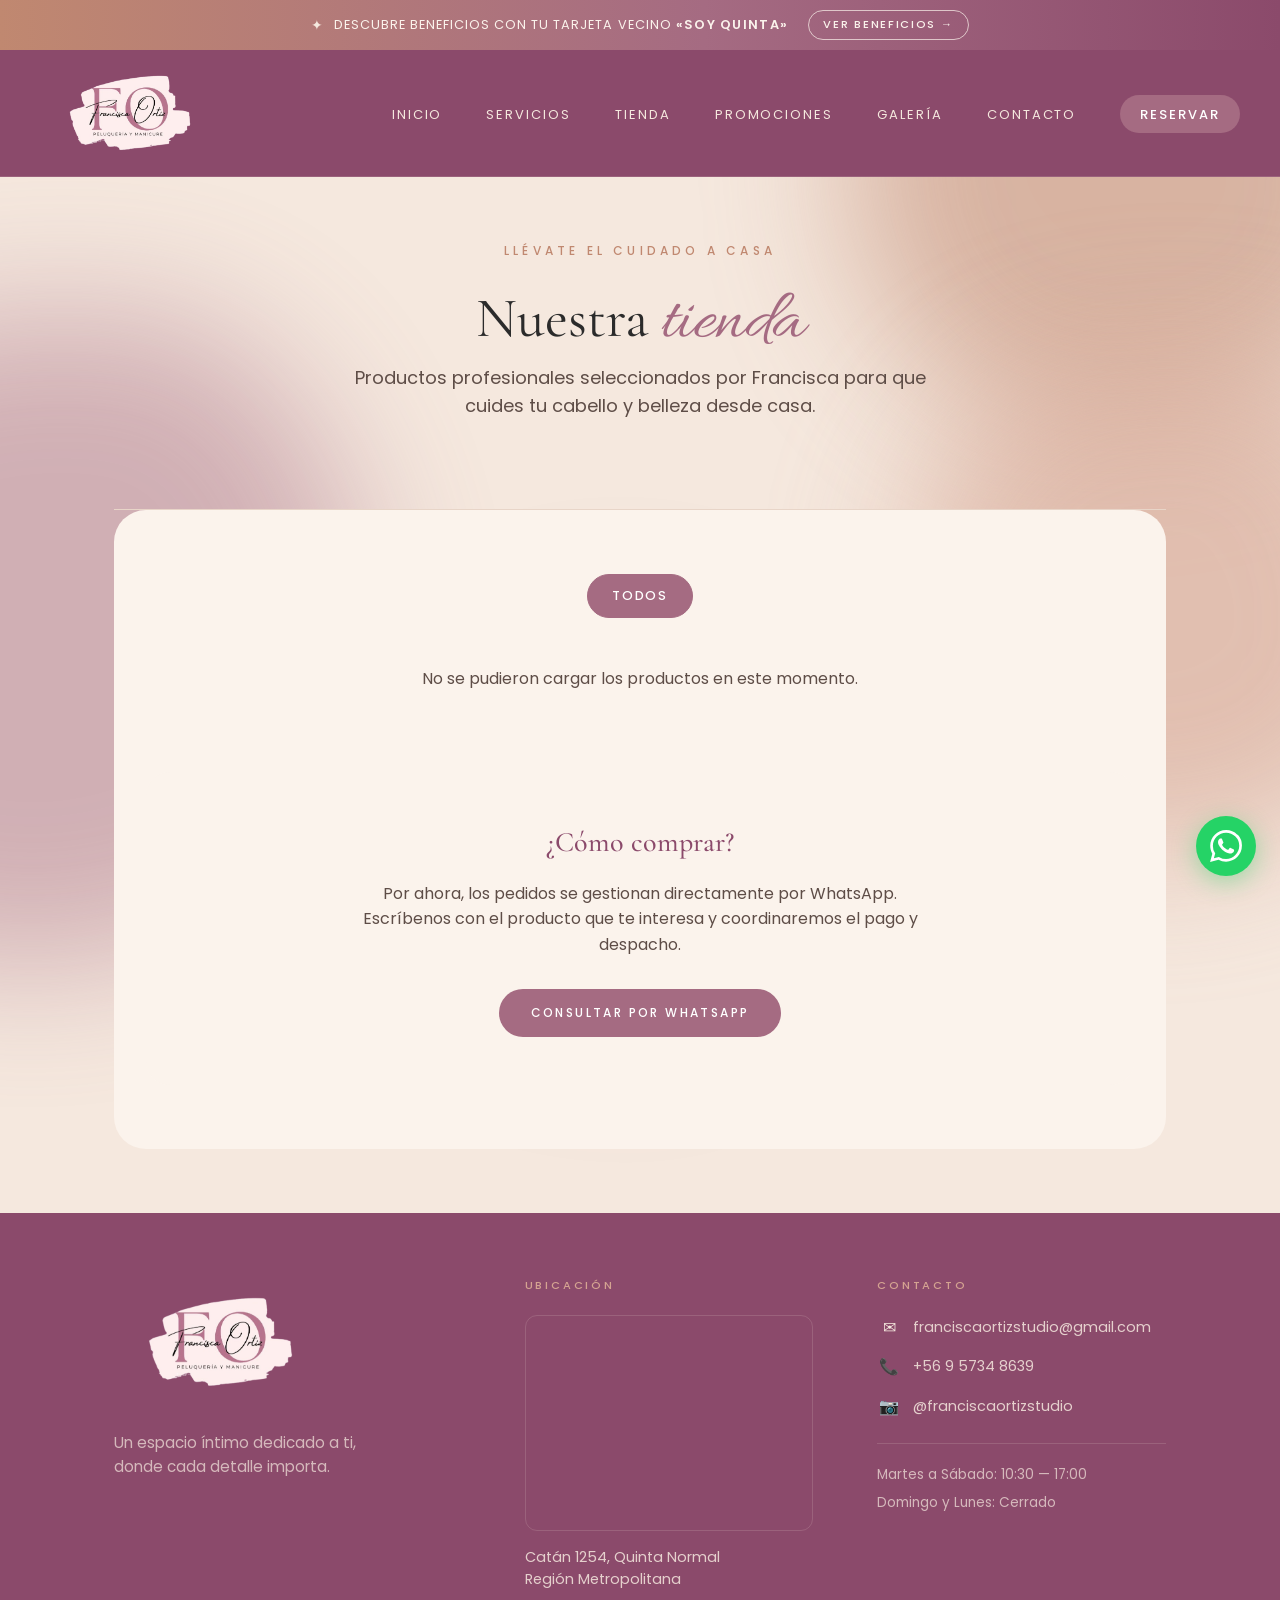
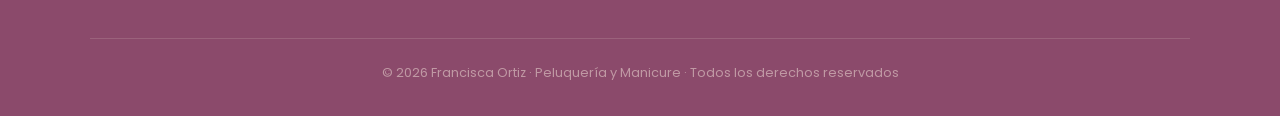
<file: tienda.html>
<!DOCTYPE html>
<html lang="es-CL">
<head>
    <meta charset="UTF-8">
    <meta name="viewport" content="width=device-width, initial-scale=1.0">

    <title>Tienda | Francisca Ortiz Peluquería y Manicure</title>
    <meta name="description" content="Productos profesionales para el cuidado del cabello y belleza. Cloe Professional, Rouvé y Men's Work disponibles en nuestra tienda.">
    <meta name="keywords" content="productos peluquería, shampoo profesional, Cloe Professional, Rouvé, Men's Work, Chile">
    <meta name="author" content="Francisca Ortiz">

    <meta property="og:title" content="Tienda | Francisca Ortiz">
    <meta property="og:description" content="Productos profesionales Cloe, Rouvé y Men's Work para el cuidado del cabello.">
    <meta property="og:type" content="website">
    <meta property="og:image" content="images/hero-salon.jpg">

    <link rel="icon" type="image/png" href="images/favicon.png">

    <link rel="stylesheet" href="styles.css">
    <link rel="preconnect" href="https://fonts.googleapis.com">
    <link rel="preconnect" href="https://fonts.gstatic.com" crossorigin>
    <link href="https://fonts.googleapis.com/css2?family=Allura&family=Cormorant+Garamond:wght@400;500;600&family=Poppins:wght@300;400;500;600&display=swap" rel="stylesheet">
</head>
<body>

    <div class="blob blob-1"></div>
    <div class="blob blob-2"></div>
    <div class="blob blob-3"></div>
    <div class="blob blob-4"></div>

    <header>
        <a href="index.html" class="logo">
            <img src="images/logo-fo.png" alt="Francisca Ortiz - Peluquería y Manicure">
        </a>
        <button class="menu-toggle" id="menu-toggle" aria-label="Abrir menú">
            <span></span>
            <span></span>
            <span></span>
        </button>
        <nav id="main-nav">
            <ul>
                <li><a href="index.html">Inicio</a></li>
                <li><a href="servicios.html">Servicios</a></li>
                <li><a href="tienda.html">Tienda</a></li>
                <li><a href="promociones.html">Promociones</a></li>
                <li><a href="index.html#galeria">Galería</a></li>
                <li><a href="index.html#footer-contacto">Contacto</a></li>
                <li><a href="reservar.html" class="btn-nav">Reservar</a></li>
            </ul>
        </nav>
    </header>

    <main>
        <section class="page-header">
            <p class="eyebrow">Llévate el cuidado a casa</p>
            <h1>Nuestra <span class="script">tienda</span></h1>
            <p class="lead">Productos profesionales seleccionados por Francisca para que cuides tu cabello y belleza desde casa.</p>
        </section>

        <section class="shop-page products-section">
            <div class="filters" id="shop-filters">
                <button class="filter-btn active" data-filter="all">Todos</button>
            </div>

            <div class="products-grid shop-grid" id="shop-grid">
                <p class="resenas-loading">Cargando productos...</p>
            </div>

            <div class="shop-info">
                <h3>¿Cómo comprar?</h3>
                <p>Por ahora, los pedidos se gestionan directamente por WhatsApp. Escríbenos con el producto que te interesa y coordinaremos el pago y despacho.</p>
                <a href="https://wa.me/56957348639?text=Hola!%20Quiero%20consultar%20por%20un%20producto" 
                   class="btn btn-primary" 
                   target="_blank" 
                   rel="noopener">
                    Consultar por WhatsApp
                </a>
            </div>
        </section>
    </main>

    <footer>
        <div class="footer-grid">
            <div class="footer-brand">
                <a href="index.html" class="logo footer-logo">
                    <img src="images/logo-fo.png" alt="Francisca Ortiz - Peluquería y Manicure">
                </a>
                <p class="footer-about">Un espacio íntimo dedicado a ti, donde cada detalle importa.</p>
            </div>

            <div class="footer-location">
                <h4>Ubicación</h4>
                <div class="footer-map">
                    <iframe 
                        src="https://www.google.com/maps/embed?pb=!1m18!1m12!1m3!1d3329.510172324065!2d-70.7031197234322!3d-33.43601257339522!2m3!1f0!2f0!3f0!3m2!1i1024!2i768!4f13.1!3m3!1m2!1s0x9662c53d94956e33%3A0xd6a7738a6822965f!2sFrancisca%20Ortiz%20Studio!5e0!3m2!1ses-419!2scl!4v1777145176476!5m2!1ses-419!2scl"
                        loading="lazy"
                        referrerpolicy="no-referrer-when-downgrade">
                    </iframe>
                </div>
                <p class="footer-address">Catán 1254, Quinta Normal<br>Región Metropolitana</p>
            </div>

            <div class="footer-contact" id="footer-contacto">
                <h4>Contacto</h4>
                <ul class="footer-contact-list">
                    <li>
                        <span class="contact-icon">✉</span>
                        <a href="mailto:franciscaortizstudio@gmail.com">franciscaortizstudio@gmail.com</a>
                    </li>
                    <li>
                        <span class="contact-icon">📞</span>
                        <a href="https://wa.me/56957348639">+56 9 5734 8639</a>
                    </li>
                    <li>
                        <span class="contact-icon">📷</span>
                        <a href="https://instagram.com/franciscaortizstudio">@franciscaortizstudio</a>
                    </li>
                </ul>
                <div class="footer-hours" id="footer-hours">
                    <p>Martes a Sábado: 10:30 — 17:00</p>
                    <p>Domingo y Lunes: Cerrado</p>
                </div>
            </div>
        </div>

        <div class="footer-bottom">
            <p>© 2026 Francisca Ortiz · Peluquería y Manicure · Todos los derechos reservados</p>
        </div>
    </footer>

    <a href="https://wa.me/56957348639?text=Hola!%20Tengo%20una%20consulta%20sobre%20Francisca%20Ortiz%20Studio" 
       class="whatsapp-float" 
       target="_blank" 
       rel="noopener"
       aria-label="Contactar por WhatsApp">
        <svg viewBox="0 0 24 24" fill="currentColor" width="32" height="32">
            <path d="M17.472 14.382c-.297-.149-1.758-.867-2.03-.967-.273-.099-.471-.148-.67.15-.197.297-.767.966-.94 1.164-.173.199-.347.223-.644.075-.297-.15-1.255-.463-2.39-1.475-.883-.788-1.48-1.761-1.653-2.059-.173-.297-.018-.458.13-.606.134-.133.298-.347.446-.52.149-.174.198-.298.298-.497.099-.198.05-.371-.025-.52-.075-.149-.669-1.612-.916-2.207-.242-.579-.487-.5-.669-.51-.173-.008-.371-.01-.57-.01-.198 0-.52.074-.792.372-.272.297-1.04 1.016-1.04 2.479 0 1.462 1.065 2.875 1.213 3.074.149.198 2.096 3.2 5.077 4.487.709.306 1.262.489 1.694.625.712.227 1.36.195 1.871.118.571-.085 1.758-.719 2.006-1.413.248-.694.248-1.289.173-1.413-.074-.124-.272-.198-.57-.347m-5.421 7.403h-.004a9.87 9.87 0 01-5.031-1.378l-.361-.214-3.741.982.998-3.648-.235-.374a9.86 9.86 0 01-1.51-5.26c.001-5.45 4.436-9.884 9.888-9.884 2.64 0 5.122 1.03 6.988 2.898a9.825 9.825 0 012.893 6.994c-.003 5.45-4.437 9.884-9.885 9.884m8.413-18.297A11.815 11.815 0 0012.05 0C5.495 0 .16 5.335.157 11.892c0 2.096.547 4.142 1.588 5.945L.057 24l6.305-1.654a11.882 11.882 0 005.683 1.448h.005c6.554 0 11.89-5.335 11.893-11.893A11.821 11.821 0 0020.885 3.488"/>
        </svg>
    </a>

    <script src="config.js"></script>
    <script src="menu.js"></script>
    <script src="productos.js"></script>
    <script src="script.js"></script>
</body>
</html>
</file>
<file: styles.css>
*{
    margin: 0;
    padding: 0;
    box-sizing: border-box;
}

html{
    scroll-padding-top: 160px;
    scroll-behavior: smooth;
}

:root{
    --cream: #F5E8DE;
    --cream-light: #FBF3EC;
    --nude: #E8D5C8;
    --rose-mauve: #A56B82;
    --rose-mauve-dark: #8B4A6B;
    --copper: #C08870;
    --copper-soft: #D4A391;
    --text-dark: #2B2B2B;
    --text-soft: #5E4D47;
    --white: #FFFFFF;

    --font-script: 'Allura', cursive;
    --font-serif: 'Cormorant Garamond', serif;
    --font-sans: 'Poppins', sans-serif;
}

body{
    background-color: var(--cream);
    color: var(--text-dark);
    font-family: var(--font-sans);
    line-height: 1.6;
    font-size: 16px;
}

a{
    color: var(--rose-mauve);
    text-decoration: none;
}

a:hover{
    color: var(--rose-mauve-dark);
}

ul{
    list-style: none;
}

h2{
    font-family: var(--font-serif);
    font-size: 48px;
    color: var(--text-dark);
    margin-bottom: 24px;
}

/* APARTADO DEL HEADER */

header{
    background-color: var(--rose-mauve-dark);
    padding: 8px 40px;
    display: flex;
    justify-content: space-between;
    align-items: center;
    position: sticky;
    top: 0;
    z-index: 100;
    border-bottom: 1px solid rgba(245, 232, 222, 0.15);
}

.logo{
    display: block;
    line-height: 0;
}

.logo img{
    height: 110px;
    width: auto;
    display: block;
}

nav ul{
    display: flex;
    gap: 44px;
    align-items: center;
}

nav a{
    font-size: 13px;
    letter-spacing: 0.15em;
    text-transform: uppercase;
    color: var(--cream);
}

nav a:hover{
    color: var(--copper-soft);
}

/* Línea fina que aparece bajo el link al pasar el mouse */
nav a:not(.btn-nav){
    position: relative;
    padding-bottom: 4px;
}

nav a:not(.btn-nav)::after{
    content: '';
    position: absolute;
    left: 0;
    bottom: 0;
    width: 100%;
    height: 1px;
    background-color: currentColor;
    transform: scaleX(0);
    transform-origin: right;
    transition: transform 0.35s cubic-bezier(0.22, 1, 0.36, 1);
}

nav a:not(.btn-nav):hover::after{
    transform: scaleX(1);
    transform-origin: left;
}

@media (max-width: 1100px) and (min-width: 769px){
    nav ul{
        gap: 26px;
    }
}

main{
    max-width: 1100px;
    margin: 0 auto;
    padding: 0 24px;
}

section{
    padding: 80px 0;
    border-bottom: 1px solid var(--nude);
}

section:last-child{
    border-bottom: none;
}

.section-cta{
    text-align: center;
    margin-top: 3rem;
}

article{
    margin-bottom: 32px;
}

.eyebrow{
    color: var(--copper);
    font-size: 0.75rem;
    letter-spacing: 0.35em;
    text-transform: uppercase;
    font-weight: 500;
    margin-bottom: 1.5rem;
}

.lead{
    font-size: 1.125rem;
    color: var(--text-soft);
    max-width: 600px;
    margin: 0 auto 2.5rem;
}

/* HEADER TRANSPARENTE EN EL INICIO (se vuelve sólido al bajar, ver menu.js) */

.pagina-inicio header{
    position: fixed;
    top: 0;
    left: 0;
    right: 0;
    background-color: transparent;
    border-bottom-color: transparent;
    transition: background-color 0.4s ease, padding 0.4s ease, box-shadow 0.4s ease, border-color 0.4s ease;
}

.pagina-inicio header .logo img{
    transition: height 0.4s ease;
}

.pagina-inicio header.header-solido{
    background-color: rgba(139, 74, 107, 0.9);
    -webkit-backdrop-filter: blur(14px);
    backdrop-filter: blur(14px);
    border-bottom-color: rgba(245, 232, 222, 0.15);
    box-shadow: 0 8px 30px rgba(60, 20, 45, 0.18);
}

.pagina-inicio header.header-solido .logo img{
    height: 80px;
}

/* HERO DEL INICIO A PANTALLA COMPLETA */

.hero-portada{
    position: relative;
    display: flex;
    align-items: center;
    min-height: 100vh;
    min-height: 100svh;
    padding: 150px 40px 190px;
    border-bottom: none;
    overflow: hidden;
    color: var(--cream-light);
}

/* El fondo va en una capa aparte que se vuelve transparente hacia abajo (máscara):
   así se ve el fondo real de la página con sus blobs y no queda una línea de corte.
   La última capa tiñe el final de rosa para que el fundido no se vea gris. */
.hero-portada::before{
    content: '';
    position: absolute;
    inset: 0;
    z-index: 0;
    pointer-events: none;
    background:
        linear-gradient(180deg, transparent 55%, rgba(165, 107, 130, 0.45) 100%),
        linear-gradient(100deg, rgba(70, 28, 52, 0.94) 0%, rgba(110, 52, 84, 0.82) 45%, rgba(139, 74, 107, 0.5) 100%),
        url('images/hero-fondo.jpg') center / cover no-repeat;
    -webkit-mask-image: linear-gradient(180deg, #000 0%, #000 62%, rgba(0, 0, 0, 0.6) 80%, transparent 100%);
    mask-image: linear-gradient(180deg, #000 0%, #000 62%, rgba(0, 0, 0, 0.6) 80%, transparent 100%);
}

.hero-portada-grid{
    position: relative;
    z-index: 1;
    width: 100%;
    max-width: 1200px;
    margin: 0 auto;
    display: grid;
    grid-template-columns: 1.05fr 1fr;
    gap: 3rem;
    align-items: center;
}

.hero-chip{
    display: inline-flex;
    align-items: center;
    gap: 0.5rem;
    margin-bottom: 1.75rem;
    padding: 0.5rem 1.1rem;
    border-radius: 50px;
    background-color: rgba(255, 255, 255, 0.12);
    border: 1px solid rgba(255, 255, 255, 0.3);
    -webkit-backdrop-filter: blur(6px);
    backdrop-filter: blur(6px);
    color: var(--cream-light);
    font-size: 0.8rem;
    letter-spacing: 0.03em;
    transition: background-color 0.3s ease, transform 0.3s ease;
}

.hero-chip strong{
    font-weight: 600;
}

.hero-chip:hover{
    color: var(--white);
    background-color: rgba(255, 255, 255, 0.22);
    transform: translateY(-2px);
}

.hero-portada-eyebrow{
    color: var(--copper-soft);
    font-size: 0.75rem;
    letter-spacing: 0.35em;
    text-transform: uppercase;
    font-weight: 500;
    margin-bottom: 1.25rem;
}

.hero-portada h1{
    font-family: var(--font-serif);
    font-size: 4.4rem;
    line-height: 1.05;
    font-weight: 400;
    color: var(--white);
    margin-bottom: 1.5rem;
}

.hero-portada h1 .script{
    display: block;
    font-family: var(--font-script);
    font-size: 5.6rem;
    color: #F3C9D9;
}

.hero-portada-lead{
    max-width: 470px;
    margin-bottom: 2.5rem;
    font-size: 1.1rem;
    color: rgba(251, 243, 236, 0.85);
}

.btn-claro{
    background-color: var(--cream-light);
    color: var(--rose-mauve-dark);
}

.btn-claro:hover{
    background-color: var(--white);
    color: var(--rose-mauve-dark);
    transform: translateY(-2px);
    box-shadow: 0 10px 24px rgba(30, 5, 20, 0.25);
}

.btn-contorno{
    border: 1.5px solid rgba(251, 243, 236, 0.7);
    color: var(--cream-light);
}

.btn-contorno:hover{
    background-color: var(--cream-light);
    color: var(--rose-mauve-dark);
}

/* Fotos verticales en marcos de arco, flotando */
.hero-arcos{
    position: relative;
    height: 560px;
}

.hero-arcos::before{
    content: '';
    position: absolute;
    inset: 10% 5%;
    border-radius: 50%;
    background: radial-gradient(circle, rgba(243, 201, 217, 0.35) 0%, transparent 70%);
    filter: blur(20px);
}

.hero-arco{
    position: absolute;
    overflow: hidden;
    border-radius: 999px 999px 1.5rem 1.5rem;
    border: 4px solid rgba(251, 243, 236, 0.9);
    box-shadow: 0 30px 60px rgba(40, 10, 30, 0.45);
    animation: hero-flotar 7s ease-in-out infinite;
}

.hero-arco img{
    width: 100%;
    height: 100%;
    object-fit: cover;
    display: block;
}

.hero-arco-1{
    width: 50%;
    height: 86%;
    left: 25%;
    top: 0;
    z-index: 2;
}

.hero-arco-2{
    width: 36%;
    height: 60%;
    left: 0;
    top: 30%;
    z-index: 1;
    animation-delay: -2.5s;
}

.hero-arco-3{
    width: 36%;
    height: 56%;
    right: 0;
    top: 38%;
    z-index: 3;
    animation-delay: -4.5s;
}

@keyframes hero-flotar{
    0%, 100% { transform: translateY(0); }
    50% { transform: translateY(-12px); }
}

.hero-redes{
    position: absolute;
    z-index: 2;
    left: max(40px, calc((100% - 1200px) / 2));
    bottom: 150px;
    display: flex;
    align-items: center;
    gap: 0.6rem;
    color: var(--cream-light);
    font-size: 0.72rem;
    letter-spacing: 0.2em;
    text-transform: uppercase;
}

.hero-redes span{
    letter-spacing: 0.05em;
    text-transform: none;
    opacity: 0.8;
}

.hero-redes:hover{
    color: var(--white);
}

@media (prefers-reduced-motion: reduce){
    .hero-arco{
        animation: none;
    }
}

@media (max-width: 900px){
    .hero-portada{
        padding: 130px 20px 130px;
        min-height: auto;
    }

    .hero-portada-grid{
        grid-template-columns: 1fr;
        gap: 2.5rem;
    }

    .hero-portada h1{
        font-size: 3rem;
    }

    .hero-portada h1 .script{
        font-size: 3.8rem;
    }

    .hero-arcos{
        height: 400px;
        max-width: 460px;
        width: 100%;
        margin: 0 auto;
    }

    .hero-redes{
        display: none;
    }
}

@media (max-width: 768px){
    .pagina-inicio header.header-solido .logo img{
        height: 56px;
    }

    .hero-chip{
        font-size: 0.72rem;
    }
}

/* APARTADO DEL HERO */

.hero{
    padding: 2.5rem 0 4rem;
}

.hero-grid{
    display: grid;
    grid-template-columns: 1fr 1fr;
    gap: 4rem;
    align-items: center;
}

.hero-content .eyebrow{
    text-align: left;
}

.hero h1{
    font-family: var(--font-serif);
    font-size: 4rem;
    line-height: 1.1;
    margin-bottom: 1.5rem;
    color: var(--text-dark);
    font-weight: 400;
}

.hero h1 .script{
    font-family: var(--font-script);
    color: var(--rose-mauve);
    font-size: 5rem;
    font-weight: 400;
    display: block;
}

.hero-content .lead{
    margin-left: 0;
    margin-right: 0;
    margin-bottom: 2.5rem;
    max-width: 480px;
}

.hero-actions{
    display: flex;
    gap: 1rem;
    flex-wrap: wrap;
    justify-content: flex-start;
}

.hero-image{
    aspect-ratio: 4 / 3;
    border-radius: 1.5rem;
    overflow: hidden;
    box-shadow: 0 16px 48px rgba(139, 74, 107, 0.15);
}

.hero-image img{
    width: 100%;
    height: 100%;
    object-fit: cover;
    display: block;
}

/* APARTADO DE BOTONES */

.btn{
    display: inline-block;
    padding: 0.875rem 2rem;
    border-radius: 50px;
    font-size: 0.75rem;
    letter-spacing: 0.2em;
    text-transform: uppercase;
    font-weight: 500;
    transition: all 0.3s;
    cursor: pointer;
}

.btn-primary{
    background-color: var(--rose-mauve);
    color: var(--white);
}

.btn-primary:hover{
    background-color: var(--rose-mauve-dark);
    color: var(--white);
}

.btn-secondary{
    background-color: transparent;
    color: var(--rose-mauve-dark);
    border: 1.5px solid var(--rose-mauve);
}

.btn-secondary:hover{
    background-color: var(--rose-mauve);
    color: var(--white);
}

.btn-nav{
    background-color: var(--rose-mauve);
    color: var(--white) !important;
    padding: 0.6rem 1.25rem;
    border-radius: 50px;
    font-weight: 500;
}

.btn-nav:hover{
    background-color: var(--rose-mauve-dark);
    color: var(--white) !important;
}

/* APARTADO DE SERVICIOS */

.services-section{
    text-align: center;
}

.services-section > .lead{
    margin-bottom: 4rem;
}

.services-grid{
    display: grid;
    grid-template-columns: 1fr 1fr;
    gap: 1.5rem;
    text-align: left;
}

.service-card{
    background-color: var(--white);
    padding: 2rem;
    border-radius: 1.25rem;
    border: 1px solid transparent;
    transition: transform 0.4s cubic-bezier(0.22, 1, 0.36, 1), box-shadow 0.4s ease, border-color 0.4s ease;
    position: relative;
    overflow: hidden;
}

.service-card::before{
    content: '';
    position: absolute;
    top: 0;
    left: 0;
    width: 4px;
    height: 100%;
    background: linear-gradient(180deg, var(--rose-mauve) 0%, var(--copper) 100%);
    transform: scaleY(0);
    transform-origin: top;
    transition: transform 0.4s cubic-bezier(0.22, 1, 0.36, 1);
}

.service-card:hover{
    border-color: var(--copper-soft);
    transform: translateY(-6px);
    box-shadow: 0 12px 36px rgba(139, 74, 107, 0.12);
}

.service-card:hover::before{
    transform: scaleY(1);
}

.service-card h3{
    font-family: var(--font-serif);
    font-size: 1.5rem;
    font-weight: 500;
    color: var(--text-dark);
    margin-bottom: 0.5rem;
    transition: color 0.3s ease;
}

.service-card:hover h3{
    color: var(--rose-mauve-dark);
}

.service-card p{
    color: var(--text-soft);
    font-size: 0.95rem;
    margin-bottom: 0.75rem;
}

.price{
    color: var(--rose-mauve-dark);
    font-weight: 600;
    font-size: 1rem;
}

.duration{
    color: var(--copper);
    font-size: 0.75rem;
    letter-spacing: 0.15em;
    text-transform: uppercase;
    font-weight: 500;
}

/* APARTADO DE PRODUCTOS */

.products-section{
    text-align: center;
    background-color: var(--cream-light);
    padding: 4rem 2rem;
    border-radius: 2rem;
    margin-bottom: 4rem;
}

.products-section > .lead{
    margin-bottom: 4rem;
}

.products-grid{
    display: grid;
    grid-template-columns: repeat(4, 1fr);
    gap: 1.25rem;
    text-align: left;
}

.product-card{
    background-color: var(--white);
    border-radius: 1.25rem;
    overflow: hidden;
    cursor: pointer;
    display: flex;
    flex-direction: column;
    border: 1px solid transparent;
    transition: transform 0.45s cubic-bezier(0.22, 1, 0.36, 1),
                box-shadow 0.45s ease,
                border-color 0.45s ease;
    position: relative;
}

.product-card::before{
    content: '';
    position: absolute;
    top: 0;
    left: 0;
    right: 0;
    height: 3px;
    background: linear-gradient(90deg, var(--rose-mauve) 0%, var(--copper) 100%);
    transform: scaleX(0);
    transform-origin: left;
    transition: transform 0.45s cubic-bezier(0.22, 1, 0.36, 1);
    z-index: 3;
}

.product-card:hover{
    transform: translateY(-8px);
    box-shadow: 0 16px 40px rgba(139, 74, 107, 0.15);
    border-color: var(--copper-soft);
}

.product-card:hover::before{
    transform: scaleX(1);
}

.product-card .product-image{
    transition: background-color 0.45s ease;
    overflow: hidden;
}

.product-card:hover .product-image{
    background-color: var(--cream-light);
}

.product-card .product-image img{
    transition: transform 0.7s cubic-bezier(0.22, 1, 0.36, 1);
}

.product-card:hover .product-image img{
    transform: scale(1.06);
}

.product-card h3{
    transition: color 0.3s ease;
}

.product-card:hover h3{
    color: var(--rose-mauve-dark);
}

.product-card .product-price{
    transition: transform 0.3s ease;
}

.product-card:hover .product-price{
    transform: translateX(4px);
}

.product-image{
    aspect-ratio: 1 / 1;
    background-color: var(--cream);
    display: flex;
    align-items: center;
    justify-content: center;
    color: var(--copper);
    font-size: 0.75rem;
    letter-spacing: 0.2em;
    text-transform: uppercase;
    width: 100%;
}

.product-brand,
.product-card h3,
.product-price{
    padding-left: 1.25rem;
    padding-right: 1.25rem;
}

.product-brand{
    font-size: 0.7rem;
    letter-spacing: 0.25em;
    text-transform: uppercase;
    color: var(--copper);
    margin-top: 1.25rem;
    margin-bottom: 0.4rem;
}

.product-card h3{
    font-family: var(--font-serif);
    font-size: 1.05rem;
    font-weight: 500;
    color: var(--text-dark);
    line-height: 1.3;
    margin-bottom: 0.75rem;
}

.product-price{
    color: var(--rose-mauve-dark);
    font-weight: 600;
    font-size: 1rem;
    padding-bottom: 1.25rem;
    margin-top: auto;
}

/* APARTADO DE CONTACTO */

.contact-grid{
    display: grid;
    grid-template-columns: 1fr 1fr;
    gap: 4rem;
    align-items: start;
}

.contact-info h2{
    margin-bottom: 1rem;
}

.contact-info .lead{
    margin-bottom: 2.5rem;
}

.contact-list li{
    padding: 1rem 0;
    border-bottom: 1px solid var(--nude);
}

.contact-list li:last-child{
    border-bottom: none;
}

.contact-label{
    display: block;
    font-size: 0.7rem;
    letter-spacing: 0.25em;
    text-transform: uppercase;
    color: var(--copper);
    margin-bottom: 0.4rem;
    font-weight: 500;
}

.contact-list a{
    font-size: 1.05rem;
    color: var(--text-dark);
}

.contact-list a:hover{
    color: var(--rose-mauve);
}

.hours-box{
    background-color: var(--white);
    padding: 2.5rem;
    border-radius: 1.5rem;
    box-shadow: 0 8px 32px rgba(139, 74, 107, 0.08);
}

.hours-box h3{
    font-family: var(--font-serif);
    font-size: 1.75rem;
    font-weight: 500;
    text-align: center;
    margin-bottom: 1.5rem;
}

.hours-box .script{
    font-family: var(--font-script);
    color: var(--rose-mauve);
    font-size: 2.25rem;
    font-weight: 400;
}

.hours-list li{
    display: flex;
    justify-content: space-between;
    padding: 0.875rem 0;
    border-bottom: 1px solid var(--cream);
    font-size: 0.95rem;
}

.hours-list li:last-child{
    border-bottom: none;
}

.hours-list li span:first-child{
    color: var(--text-soft);
}

.hours-list li span:last-child{
    color: var(--rose-mauve-dark);
    font-weight: 500;
}

/* APARTADO DEL MAPA */

.map-wrapper{
    margin-top: 4rem;
    border-radius: 1.5rem;
    overflow: hidden;
    box-shadow: 0 8px 32px rgba(139, 74, 107, 0.08);
    aspect-ratio: 16 / 9;
}

.map-wrapper iframe{
    width: 100%;
    height: 100%;
    border: 0;
    display: block;
}

/* APARTADO DE FOOTER */

/* APARTADO DE FOOTER */

footer{
    background-color: var(--rose-mauve-dark);
    color: var(--cream);
    padding: 4rem 0 2rem;
    margin-top: 4rem;
}

.footer-grid{
    max-width: 1100px;
    margin: 0 auto 3rem;
    padding: 0 24px;
    display: grid;
    grid-template-columns: 1.2fr 1fr 1fr;
    gap: 4rem;
    align-items: start;
}

.footer-brand{
    display: flex;
    flex-direction: column;
    align-items: flex-start;
}

.footer-logo{
    display: block;
    line-height: 0;
}

.footer-logo img{
    height: 130px;
    width: auto;
    display: block;
}

.footer-about{
    color: rgba(245, 232, 222, 0.7);
    margin-top: 1.5rem;
    font-size: 0.95rem;
    max-width: 280px;
}

footer h4{
    font-size: 0.7rem;
    letter-spacing: 0.25em;
    text-transform: uppercase;
    color: var(--copper-soft);
    margin-bottom: 1.25rem;
    font-weight: 500;
}

.footer-map{
    border-radius: 0.75rem;
    overflow: hidden;
    aspect-ratio: 4 / 3;
    margin-bottom: 1rem;
    border: 1px solid rgba(245, 232, 222, 0.15);
}

.footer-map iframe{
    width: 100%;
    height: 100%;
    border: 0;
    display: block;
}

.footer-address{
    color: rgba(245, 232, 222, 0.85);
    font-size: 0.9rem;
    line-height: 1.5;
}

.footer-contact-list{
    margin-bottom: 1.5rem;
}

.footer-contact-list li{
    display: flex;
    align-items: center;
    gap: 0.75rem;
    margin-bottom: 0.875rem;
}

.contact-icon{
    font-size: 1rem;
    width: 24px;
    text-align: center;
    flex-shrink: 0;
}

.footer-contact-list a{
    color: rgba(245, 232, 222, 0.85);
    font-size: 0.9rem;
    transition: color 0.2s;
    word-break: break-word;
}

.footer-contact-list a:hover{
    color: var(--cream);
}

.footer-hours{
    border-top: 1px solid rgba(245, 232, 222, 0.15);
    padding-top: 1.25rem;
}

.footer-hours p{
    color: rgba(245, 232, 222, 0.7);
    font-size: 0.85rem;
    margin-bottom: 0.4rem;
}

.footer-bottom{
    max-width: 1100px;
    margin: 0 auto;
    padding: 1.5rem 24px 0;
    border-top: 1px solid rgba(245, 232, 222, 0.15);
    text-align: center;
}

.footer-bottom p{
    font-size: 0.8rem;
    color: rgba(245, 232, 222, 0.5);
}

/* APARTADO BOTON WSP */

.whatsapp-float{
    position: fixed;
    bottom: 1.5rem;
    right: 1.5rem;
    width: 60px;
    height: 60px;
    background-color: #25D366;
    color: var(--white);
    border-radius: 50%;
    display: flex;
    align-items: center;
    justify-content: center;
    box-shadow: 0 6px 24px rgba(37, 211, 102, 0.4);
    z-index: 99;
    transition: transform 0.3s, box-shadow 0.3s;
}

.whatsapp-float:hover{
    transform: scale(1.08);
    box-shadow: 0 8px 32px rgba(37, 211, 102, 0.5);
    color: var(--white);
}

/* ANIMACIONES DE PAGINA */

.fade-in{
    opacity: 0;
    transform: translateY(35px);
    transition: opacity 0.9s cubic-bezier(0.22, 1, 0.36, 1), transform 0.9s cubic-bezier(0.22, 1, 0.36, 1);
}

.fade-in.visible{
    opacity: 1;
    transform: translateY(0);
}

/* Aparición en cascada para hijos */
.stagger > * {
    opacity: 0;
    transform: translateY(30px);
    transition: opacity 0.7s cubic-bezier(0.22, 1, 0.36, 1), transform 0.7s cubic-bezier(0.22, 1, 0.36, 1);
}

.stagger.visible > * {
    opacity: 1;
    transform: translateY(0);
}

.stagger.visible > *:nth-child(1) { transition-delay: 0.05s; }
.stagger.visible > *:nth-child(2) { transition-delay: 0.15s; }
.stagger.visible > *:nth-child(3) { transition-delay: 0.25s; }
.stagger.visible > *:nth-child(4) { transition-delay: 0.35s; }
.stagger.visible > *:nth-child(5) { transition-delay: 0.45s; }
.stagger.visible > *:nth-child(6) { transition-delay: 0.55s; }

/* APARTADO DE GALERIA */

.gallery-section{
    text-align: center;
}

.gallery-section > .lead{
    margin-bottom: 4rem;
}

.gallery-grid{
    display: grid;
    grid-template-columns: repeat(4, 1fr);
    grid-auto-rows: 240px;
    gap: 0.75rem;
    margin-bottom: 3rem;
}

.gallery-item{
    position: relative;
    border-radius: 1rem;
    overflow: hidden;
    cursor: pointer;
    transition: transform 0.4s cubic-bezier(0.22, 1, 0.36, 1);
}

.gallery-item img{
    width: 100%;
    height: 100%;
    object-fit: cover;
    display: block;
    transition: transform 0.7s cubic-bezier(0.22, 1, 0.36, 1);
}

.gallery-item::after{
    content: '✦';
    position: absolute;
    top: 50%;
    left: 50%;
    transform: translate(-50%, -50%) scale(0.5);
    font-size: 2rem;
    color: var(--white);
    opacity: 0;
    transition: opacity 0.4s ease, transform 0.4s cubic-bezier(0.22, 1, 0.36, 1);
    z-index: 2;
    pointer-events: none;
}

.gallery-item::before{
    content: '';
    position: absolute;
    top: 0;
    left: 0;
    width: 100%;
    height: 100%;
    background: linear-gradient(135deg, rgba(139, 74, 107, 0.45) 0%, rgba(192, 136, 112, 0.35) 100%);
    opacity: 0;
    transition: opacity 0.4s ease;
    z-index: 1;
}

.gallery-item:hover img{
    transform: scale(1.08);
}

.gallery-item:hover::before{
    opacity: 1;
}

.gallery-item:hover::after{
    opacity: 1;
    transform: translate(-50%, -50%) scale(1);
}

.gallery-item-1{
    grid-row: span 2;
}

.gallery-item-4{
    grid-column: span 2;
}

.gallery-cta{
    font-size: 1.05rem;
    color: var(--text-soft);
    margin-top: 2rem;
}

.gallery-cta a{
    font-weight: 500;
    border-bottom: 2px solid var(--copper-soft);
    padding-bottom: 2px;
    transition: border-color 0.3s;
}

.gallery-cta a:hover{
    border-color: var(--rose-mauve);
}

/* APARTADO DE PAGINA SERVICIOS */

.page-header{
    text-align: center;
    padding: 4rem 0 3rem;
}

.page-header h1{
    font-family: var(--font-serif);
    font-size: 3.5rem;
    line-height: 1.1;
    color: var(--text-dark);
    font-weight: 400;
    margin-bottom: 0;
}

.page-header h1 .script{
    font-family: var(--font-script);
    color: var(--rose-mauve);
    font-size: 4.5rem;
    font-weight: 400;
}

.services-page,
.shop-page{
    padding-bottom: 4rem;
}

.category-title{
    font-family: var(--font-serif);
    font-size: 1.75rem;
    font-weight: 500;
    color: var(--rose-mauve-dark);
    margin: 3rem 0 1.5rem;
    padding-left: 0.5rem;
    border-left: 3px solid var(--copper);
}

.category-title:first-of-type{
    margin-top: 0;
}

.services-cta{
    text-align: center;
    margin-top: 5rem;
    padding: 3rem;
    background-color: var(--cream-light);
    border-radius: 1.5rem;
}

.services-cta p{
    font-family: var(--font-serif);
    font-size: 1.5rem;
    color: var(--text-dark);
    margin-bottom: 1.5rem;
}

/* APARTADO PAGINA TIENDA */

.filters{
    display: flex;
    gap: 0.75rem;
    flex-wrap: wrap;
    justify-content: center;
    margin-bottom: 3rem;
}

.filter-btn{
    background-color: transparent;
    color: var(--text-soft);
    border: 1.5px solid var(--nude);
    padding: 0.75rem 1.5rem;
    border-radius: 50px;
    font-family: var(--font-sans);
    font-size: 0.8rem;
    letter-spacing: 0.15em;
    text-transform: uppercase;
    font-weight: 500;
    cursor: pointer;
    transition: all 0.3s;
}

.filter-btn:hover{
    border-color: var(--rose-mauve);
    color: var(--rose-mauve-dark);
}

.filter-btn.active{
    background-color: var(--rose-mauve);
    color: var(--white);
    border-color: var(--rose-mauve);
}

.shop-grid{
    grid-template-columns: repeat(4, 1fr);
}

.product-card.hidden{
    display: none;
}

.shop-info{
    margin-top: 5rem;
    padding: 3rem;
    background-color: var(--cream-light);
    border-radius: 1.5rem;
    text-align: center;
}

.shop-info h3{
    font-family: var(--font-serif);
    font-size: 1.75rem;
    font-weight: 500;
    margin-bottom: 1rem;
    color: var(--rose-mauve-dark);
}

.shop-info p{
    color: var(--text-soft);
    margin-bottom: 2rem;
    max-width: 600px;
    margin-left: auto;
    margin-right: auto;
}

@media (max-width: 768px){
    header {
        padding: 1rem 1.25rem;
        flex-wrap: wrap;
    }

    nav ul {
        gap: 1rem;
    }

    .logo img {
        height: 70px;
    }

    .hero-grid {
        grid-template-columns: 1fr;
        gap: 2.5rem;
    }

    .hero-image {
        aspect-ratio: 4 / 5;
        border-radius: 1.5rem;
        overflow: hidden;
        box-shadow: 0 16px 48px rgba(139, 74, 107, 0.15);
    }

    .hero-image img{
        width: 100%;
        height: 100%;
        object-fit: cover;
        object-position: center;
        display: block;
    }

    .hero h1 {
        font-size: 2.5rem;
    }

    .hero h1 .script {
        font-size: 3rem;
    }

    .page-header h1 {
        font-size: 2.5rem;
    }

    .page-header h1 .script {
        font-size: 3rem;
    }

    .services-grid {
        grid-template-columns: 1fr;
    }

    .products-grid {
        grid-template-columns: repeat(2, 1fr);
    }

    .products-section,
    .shop-page {
        padding: 2.5rem 1rem;
    }

    .contact-grid {
        grid-template-columns: 1fr;
        gap: 2.5rem;
    }

    .map-wrapper {
        margin-top: 2.5rem;
        aspect-ratio: 4 / 3;
    }

    .footer-grid {
        grid-template-columns: 1fr;
        gap: 2.5rem;
    }

    .footer-brand {
        align-items: center;
        text-align: center;
    }

    .footer-about {
        max-width: 100%;
    }

    .gallery-grid {
        grid-template-columns: repeat(2, 1fr);
        grid-template-rows: 180px 180px 180px 180px;
    }

    .gallery-item-1,
    .gallery-item-4 {
        grid-row: auto;
        grid-column: auto;
    }

    .shop-grid {
        grid-template-columns: repeat(2, 1fr);
    }
}

/* APARTADO PÁGINA RESERVAR */

.booking-page{
    display: grid;
    grid-template-columns: 1fr 320px;
    gap: 3rem;
    padding-bottom: 4rem;
    align-items: start;
}

.booking-stepper{
    grid-column: 1 / -1;
    display: flex;
    justify-content: space-between;
    margin-bottom: 3rem;
    padding: 1.75rem 2rem;
    background-color: var(--white);
    border-radius: 1.25rem;
    box-shadow: 0 8px 32px rgba(139, 74, 107, 0.08);
    border: 1px solid var(--nude);
    position: relative;
}

.booking-stepper::before{
    content: '';
    position: absolute;
    top: 50%;
    left: 8%;
    right: 8%;
    height: 2px;
    background: linear-gradient(90deg, transparent 0%, var(--copper-soft) 20%, var(--copper-soft) 80%, transparent 100%);
    z-index: 0;
}

.step{
    display: flex;
    flex-direction: column;
    align-items: center;
    gap: 0.6rem;
    position: relative;
    z-index: 1;
    background-color: var(--white);
    padding: 0 0.75rem;
}

.step-number{
    width: 40px;
    height: 40px;
    border-radius: 50%;
    background-color: var(--white);
    border: 2px solid var(--nude);
    display: flex;
    align-items: center;
    justify-content: center;
    font-weight: 600;
    color: var(--text-soft);
    transition: all 0.3s;
}

.step-label{
    font-size: 0.75rem;
    letter-spacing: 0.15em;
    text-transform: uppercase;
    color: var(--text-soft);
    font-weight: 500;
}

.step.active .step-number{
    background-color: var(--rose-mauve);
    border-color: var(--rose-mauve);
    color: var(--white);
}

.step.active .step-label{
    color: var(--rose-mauve-dark);
    font-weight: 600;
}

.step.completed .step-number{
    background-color: var(--copper);
    border-color: var(--copper);
    color: var(--white);
}

.char-counter-reservar {
    text-align: right;
    color: var(--text-soft);
    font-size: 0.75rem;
    margin: 0.4rem 0 0 0;
    transition: color 0.3s ease;
}

.char-counter-reservar.casi-lleno {
    color: var(--copper);
}

.char-counter-reservar.lleno {
    color: var(--rose-mauve-dark);
    font-weight: 600;
}

/* APARTADO DE SELECCIÓN DE SERVICIO */

.booking-step{
    display: none;
}

.booking-step.active{
    display: block;
}

.step-title{
    font-family: var(--font-serif);
    font-size: 2rem;
    font-weight: 500;
    color: var(--text-dark);
    margin-bottom: 0.5rem;
}

.step-description{
    color: var(--text-soft);
    margin-bottom: 2rem;
    font-size: 1rem;
}

.services-selection{
    display: grid;
    grid-template-columns: repeat(2, 1fr);
    gap: 1rem;
}

.category-filter{
    display: flex;
    gap: 0.75rem;
    flex-wrap: wrap;
    margin-bottom: 1.5rem;
}

.category-chip{
    padding: 0.55rem 1.25rem;
    border-radius: 50px;
    border: 2px solid var(--nude);
    background-color: var(--white);
    color: var(--text-soft);
    font-family: inherit;
    font-size: 0.85rem;
    font-weight: 500;
    cursor: pointer;
    transition: border-color 0.3s ease, color 0.3s ease, background-color 0.3s ease;
}

.category-chip:hover{
    border-color: var(--copper-soft);
    color: var(--rose-mauve-dark);
}

.category-chip.active{
    background: linear-gradient(135deg, var(--rose-mauve) 0%, var(--rose-mauve-dark) 100%);
    border-color: transparent;
    color: var(--white);
}

.service-option.oculto-por-filtro{
    display: none;
}

.service-option{
    background-color: var(--white);
    padding: 1.1rem 1.25rem;
    border-radius: 1rem;
    border: 2px solid var(--nude);
    cursor: pointer;
    transition: transform 0.4s cubic-bezier(0.22, 1, 0.36, 1),
                box-shadow 0.4s ease,
                border-color 0.4s ease,
                background-color 0.4s ease;
    margin-bottom: 0;
    position: relative;
    overflow: hidden;
}

.service-option::before{
    content: '';
    position: absolute;
    top: 0;
    left: 0;
    width: 4px;
    height: 100%;
    background: linear-gradient(180deg, var(--rose-mauve) 0%, var(--copper) 100%);
    transform: scaleY(0);
    transform-origin: top;
    transition: transform 0.4s cubic-bezier(0.22, 1, 0.36, 1);
}

.service-option:hover{
    border-color: var(--copper-soft);
    transform: translateY(-4px);
    box-shadow: 0 8px 24px rgba(139, 74, 107, 0.1);
}

.service-option:hover::before{
    transform: scaleY(1);
}

/* Estado seleccionado: claramente diferenciado */
.service-option.selected{
    border-color: var(--rose-mauve);
    background: linear-gradient(135deg, #F4E1EA 0%, var(--cream-light) 100%);
    box-shadow: 0 10px 30px rgba(139, 74, 107, 0.22);
    transform: translateY(-4px);
}

.service-option.selected::before{
    transform: scaleY(1);
}

.service-option.selected::after{
    content: '✓';
    position: absolute;
    top: 0.85rem;
    right: 0.85rem;
    width: 26px;
    height: 26px;
    background: linear-gradient(135deg, var(--rose-mauve) 0%, var(--rose-mauve-dark) 100%);
    color: var(--white);
    border-radius: 50%;
    display: flex;
    align-items: center;
    justify-content: center;
    font-size: 0.9rem;
    font-weight: 600;
    box-shadow: 0 2px 8px rgba(139, 74, 107, 0.25);
}

.service-option.selected h3{
    color: var(--rose-mauve-dark);
}

/* Deshabilitada: se llegó al máximo de servicios por reserva */
.service-option.disabled{
    opacity: 0.45;
    cursor: not-allowed;
    pointer-events: none;
}

.service-option h3{
    font-family: var(--font-serif);
    font-size: 1.15rem;
    font-weight: 500;
    line-height: 1.25;
    color: var(--text-dark);
    margin-bottom: 0.3rem;
    padding-right: 2rem; /* espacio para el ✓ */
    transition: color 0.3s ease;
}
.service-option:hover h3{
    color: var(--rose-mauve-dark);
}

.service-option p{
    color: var(--text-soft);
    font-size: 0.82rem;
    line-height: 1.5;
    margin-bottom: 0.55rem;
}

/* Descripción cortada a 2 líneas para que la lista sea corta; al elegirla se ve completa */
.service-option p:not(.service-meta){
    display: -webkit-box;
    -webkit-box-orient: vertical;
    -webkit-line-clamp: 2;
    line-clamp: 2;
    overflow: hidden;
}

.service-option.selected p:not(.service-meta){
    -webkit-line-clamp: unset;
    line-clamp: unset;
}

.service-option p:empty{
    display: none;
}

.service-option .service-meta{
    margin-bottom: 0;
}

/* En celular la descripción aparece solo al elegir el servicio: la lista queda a la mitad */
@media (max-width: 600px){
    .service-option{
        padding: 0.9rem 1.1rem;
    }

    .service-option p:not(.service-meta){
        display: none;
    }

    .service-option.selected p:not(.service-meta){
        display: block;
        margin-top: 0.2rem;
    }
}

.service-meta{
    display: flex;
    align-items: center;
    gap: 0.5rem;
    margin-bottom: 0;
}

.service-option .price{
    color: var(--rose-mauve-dark);
    font-weight: 600;
    font-size: 0.95rem;
}

.service-option .duration{
    color: var(--copper);
    font-size: 0.7rem;
    letter-spacing: 0.15em;
    text-transform: uppercase;
    font-weight: 500;
}

/* ACCIONES DE NAVEGACIÓN */

.booking-actions{
    display: flex;
    justify-content: space-between;
    gap: 1rem;
    margin-top: 2rem;
    padding-top: 2rem;
    border-top: 1px solid var(--nude);
}

.booking-actions .btn-secondary{
    margin-right: auto;
}

.booking-actions .btn-primary{
    margin-left: auto;
}

.btn:disabled{
    opacity: 0.4;
    cursor: not-allowed;
    pointer-events: none;
}

/* APARTADO DE CALENDARIO Y HORARIOS */

.calendar-wrapper{
    background-color: var(--white);
    padding: 2rem;
    border-radius: 1.5rem;
    border: 1px solid var(--nude);
    margin-bottom: 2rem;
    box-shadow: 0 8px 28px rgba(139, 74, 107, 0.06);
}

.calendar-header{
    display: flex;
    justify-content: space-between;
    align-items: center;
    margin-bottom: 1.5rem;
}

.calendar-month{
    font-family: var(--font-serif);
    font-size: 1.6rem;
    font-weight: 500;
    color: var(--rose-mauve-dark);
    margin: 0;
    text-transform: capitalize;
    letter-spacing: 0.02em;
}

.calendar-nav{
    width: 40px;
    height: 40px;
    border-radius: 50%;
    border: 1.5px solid var(--nude);
    background-color: var(--white);
    color: var(--rose-mauve-dark);
    font-size: 1.3rem;
    cursor: pointer;
    transition: all 0.3s cubic-bezier(0.22, 1, 0.36, 1);
    display: flex;
    align-items: center;
    justify-content: center;
}

.calendar-nav:hover{
    background: linear-gradient(135deg, var(--rose-mauve) 0%, var(--rose-mauve-dark) 100%);
    border-color: var(--rose-mauve);
    color: var(--white);
    transform: scale(1.08);
    box-shadow: 0 4px 12px rgba(139, 74, 107, 0.25);
}

.calendar-weekdays{
    display: grid;
    grid-template-columns: repeat(7, 1fr);
    gap: 0.25rem;
    margin-bottom: 0.5rem;
}

.calendar-weekdays span{
    text-align: center;
    font-size: 0.7rem;
    letter-spacing: 0.15em;
    text-transform: uppercase;
    color: var(--copper);
    font-weight: 500;
    padding: 0.5rem 0;
}

.calendar-grid{
    display: grid;
    grid-template-columns: repeat(7, 1fr);
    gap: 0.25rem;
}

.calendar-day{
    aspect-ratio: 1;
    display: flex;
    align-items: center;
    justify-content: center;
    font-size: 0.95rem;
    background-color: transparent;
    border: 1.5px solid transparent;
    border-radius: 0.75rem;
    cursor: pointer;
    color: var(--text-dark);
    transition: all 0.25s cubic-bezier(0.22, 1, 0.36, 1);
    font-family: var(--font-sans);
    font-weight: 500;
}

.calendar-day:hover:not(.disabled):not(.empty):not(.selected){
    background-color: var(--cream-light);
    border-color: var(--copper-soft);
    transform: scale(1.05);
}

.calendar-day.empty{
    cursor: default;
}

.calendar-day.disabled{
    color: rgba(94, 77, 71, 0.25);
    cursor: not-allowed;
    text-decoration: line-through;
}

.calendar-day.today{
    border-color: var(--copper);
    font-weight: 600;
    color: var(--rose-mauve-dark);
}

.calendar-day.selected{
    background: linear-gradient(135deg, var(--rose-mauve) 0%, var(--rose-mauve-dark) 100%);
    color: var(--white);
    border-color: var(--rose-mauve-dark);
    font-weight: 600;
    box-shadow: 0 4px 14px rgba(139, 74, 107, 0.35);
    transform: scale(1.05);
}

.calendar-day.has-availability{
    position: relative;
}

.calendar-day.has-availability::after{
    content: '';
    position: absolute;
    bottom: 4px;
    width: 4px;
    height: 4px;
    border-radius: 50%;
    background-color: var(--copper);
}

.calendar-day.selected.has-availability::after{
    background-color: var(--white);
}

/* APARTADO DE TIME SLOTS */

.time-slots-wrapper{
    background-color: var(--white);
    padding: 1.5rem;
    border-radius: 1.25rem;
    border: 1px solid var(--nude);
}

.slots-title{
    font-family: var(--font-serif);
    font-size: 1.25rem;
    font-weight: 500;
    color: var(--text-dark);
    margin-bottom: 0.5rem;
}

.slots-help{
    color: var(--text-soft);
    font-size: 0.875rem;
    font-style: italic;
    margin-bottom: 1rem;
}

.time-slots{
    display: grid;
    grid-template-columns: repeat(4, 1fr);
    gap: 0.5rem;
}

.time-slot{
    padding: 0.9rem 0.5rem;
    background-color: var(--white);
    border: 1.5px solid var(--nude);
    border-radius: 0.75rem;
    font-size: 0.95rem;
    cursor: pointer;
    text-align: center;
    transition: all 0.3s cubic-bezier(0.22, 1, 0.36, 1);
    font-family: var(--font-sans);
    color: var(--text-dark);
    font-weight: 500;
}

.time-slot:hover:not(.disabled):not(.selected){
    border-color: var(--rose-mauve);
    background-color: var(--cream-light);
    color: var(--rose-mauve-dark);
    transform: translateY(-2px);
    box-shadow: 0 4px 12px rgba(139, 74, 107, 0.12);
}

.time-slot.selected{
    background: linear-gradient(135deg, var(--rose-mauve) 0%, var(--rose-mauve-dark) 100%);
    color: var(--white);
    border-color: var(--rose-mauve-dark);
    font-weight: 600;
    box-shadow: 0 6px 16px rgba(139, 74, 107, 0.3);
    transform: translateY(-2px);
}

.time-slot.disabled{
    background-color: var(--cream-light);
    color: rgba(94, 77, 71, 0.3);
    cursor: not-allowed;
    text-decoration: line-through;
}

@media (max-width: 768px){
    .time-slots {
        grid-template-columns: repeat(3, 1fr);
    }
}

/* APARTADO DE FORMULARIO */

.booking-form{
    margin-bottom: 2rem;
}

.form-field{
    margin-bottom: 1.25rem;
}

.form-field label{
    display: block;
    font-size: 0.7rem;
    letter-spacing: 0.2em;
    text-transform: uppercase;
    color: var(--copper);
    margin-bottom: 0.6rem;
    font-weight: 600;
    transition: color 0.3s ease;
}

.form-field:focus-within label{
    color: var(--rose-mauve-dark);
}

.form-field input,
.form-field textarea{
    width: 100%;
    padding: 1rem 1.15rem;
    border: 1.5px solid var(--nude);
    border-radius: 0.75rem;
    background-color: var(--cream-light);
    font-size: 1rem;
    font-family: var(--font-sans);
    color: var(--text-dark);
    transition: all 0.3s cubic-bezier(0.22, 1, 0.36, 1);
}

.form-field input:hover,
.form-field textarea:hover{
    border-color: var(--copper-soft);
    background-color: var(--white);
}

.form-field input:focus,
.form-field textarea:focus{
    outline: none;
    border-color: var(--rose-mauve);
    background-color: var(--white);
    box-shadow: 0 0 0 4px rgba(165, 107, 130, 0.12);
    transform: translateY(-1px);
}

.form-field input::placeholder,
.form-field textarea::placeholder{
    color: rgba(94, 77, 71, 0.4);
}

.form-field textarea{
    resize: vertical;
    min-height: 100px;
    font-family: var(--font-sans);
}

.form-field-checkbox{
    display: flex;
    align-items: center;
    gap: 0.75rem;
    margin: 2rem 0 1.5rem;
    padding: 1rem 1.25rem;
    background-color: var(--cream-light);
    border-radius: 0.75rem;
    border: 1.5px solid transparent;
    transition: all 0.3s ease;
}

.form-field-checkbox:hover{
    border-color: var(--copper-soft);
}

.form-field-checkbox input[type="checkbox"]{
    width: 20px;
    height: 20px;
    accent-color: var(--rose-mauve);
    cursor: pointer;
    flex-shrink: 0;
}

.form-field-checkbox label{
    font-size: 0.9rem;
    color: var(--text-soft);
    margin-bottom: 0;
    text-transform: none;
    letter-spacing: 0;
    cursor: pointer;
    font-weight: 400;
}

/* APARTADO DE CONFIRMACIÓN */

.booking-success{
    text-align: center;
    padding: 2rem;
}

.success-icon{
    width: 80px;
    height: 80px;
    border-radius: 50%;
    background-color: var(--rose-mauve);
    color: var(--white);
    display: flex;
    align-items: center;
    justify-content: center;
    font-size: 2.5rem;
    margin: 0 auto 1.5rem;
}

.booking-success h2{
    font-family: var(--font-serif);
    font-size: 2rem;
    margin-bottom: 0.75rem;
}

.booking-success > p{
    color: var(--text-soft);
    margin-bottom: 2rem;
}

.booking-summary{
    background-color: var(--cream-light);
    padding: 1.75rem;
    border-radius: 1rem;
    text-align: left;
    max-width: 400px;
    margin: 0 auto 2rem;
}

.booking-summary h3{
    font-family: var(--font-serif);
    font-size: 1.25rem;
    margin-bottom: 1rem;
    text-align: center;
}

.booking-summary ul{
    display: flex;
    flex-direction: column;
    gap: 0.5rem;
}

.booking-summary li{
    display: flex;
    justify-content: space-between;
    padding: 0.5rem 0;
    border-bottom: 1px dashed var(--nude);
    font-size: 0.95rem;
}

.booking-summary li:last-child{
    border-bottom: none;
}

/* SIDEBAR DE RESUMEN EN VIVO */

.booking-summary-sidebar{
    background-color: var(--white);
    padding: 2rem;
    border-radius: 1.5rem;
    border: 1px solid var(--nude);
    position: sticky;
    top: 100px;
    align-self: start;
    box-shadow: 0 8px 32px rgba(139, 74, 107, 0.08);
    overflow: hidden;
    position: sticky;
}

.booking-summary-sidebar::before{
    content: '';
    position: absolute;
    top: 0;
    left: 0;
    right: 0;
    height: 4px;
    background: linear-gradient(90deg, var(--rose-mauve) 0%, var(--copper) 100%);
}

.booking-summary-sidebar h3{
    font-family: var(--font-serif);
    font-size: 1.4rem;
    font-weight: 500;
    color: var(--text-dark);
    margin-bottom: 1.25rem;
    padding-bottom: 1rem;
    border-bottom: 1px solid var(--nude);
}

.summary-list{
    display: flex;
    flex-direction: column;
    gap: 0.875rem;
}

.summary-list li{
    display: flex;
    flex-direction: column;
    gap: 0.25rem;
    margin-bottom: 0;
}

.summary-label{
    font-size: 0.7rem;
    letter-spacing: 0.2em;
    text-transform: uppercase;
    color: var(--copper);
    font-weight: 500;
}

.summary-value{
    color: var(--text-dark);
    font-weight: 500;
    font-size: 1rem;
}

.summary-total{
    margin-top: 1rem !important;
    padding-top: 1rem;
    border-top: 1px solid var(--nude);
}

.summary-total .summary-value{
    font-family: var(--font-serif);
    font-size: 1.5rem;
    color: var(--rose-mauve-dark);
    font-weight: 600;
}

/* APARTADO RESPONSIVE PARA RESERVAR */

@media (max-width: 900px){
    .booking-page{
        grid-template-columns: 1fr;
    }

    .booking-summary-sidebar{
        position: static;
        order: -1;
    }

    .services-selection{
        grid-template-columns: 1fr;
    }
}

@media (max-width: 768px){
    .booking-stepper{
        gap: 0.5rem;
    }

    .step{
        padding: 0 0.25rem;
    }

    .step-label{
        font-size: 0.65rem;
        display: none;
    }

    .step.active .step-label{
        display: block;
    }
}

/* CUENTA DE PAGO EN CONFIRMACION */

.payment-cta {
    background-color: var(--cream-light);
    padding: 2rem;
    border-radius: 1rem;
    text-align: center;
    margin: 2rem auto;
    max-width: 400px;
    border: 2px solid var(--rose-mauve);
}

.payment-cta h3 {
    font-family: var(--font-serif);
    color: var(--rose-mauve-dark);
    margin-top: 0;
    margin-bottom: 0.5rem;
}

.payment-cta p {
    color: var(--text-soft);
    margin-bottom: 1.5rem;
}

.btn-payment {
    font-size: 1.1rem;
    padding: 1rem 2.5rem;
}

.payment-note {
    font-size: 0.8rem;
    color: var(--text-soft);
    margin-top: 1rem;
    margin-bottom: 0;
    font-style: italic;
}

/* CARRUSEL DE PRODUCTOS */

.carousel-wrapper {
    position: relative;
    margin: 0 auto 2.5rem;
    max-width: 100%;
}

.carousel-track {
    display: flex;
    gap: 1.5rem;
    overflow-x: auto;
    scroll-snap-type: x mandatory;
    scroll-behavior: smooth;
    padding: 1.5rem 0;
    scrollbar-width: none;
    -ms-overflow-style: none;
}

.carousel-track::-webkit-scrollbar {
    display: none;
}

.carousel-track .product-card {
    flex: 0 0 calc((100% - 3rem) / 3);
    scroll-snap-align: start;
    margin-bottom: 0;
    transition: transform 0.3s ease, box-shadow 0.3s ease;
    overflow: hidden;
    cursor: pointer;
}

.carousel-track .product-card:hover {
    transform: translateY(-8px);
    box-shadow: 0 12px 28px rgba(139, 74, 107, 0.18);
}

.carousel-track .product-card .product-image {
    overflow: hidden;
    transition: transform 0.4s ease;
}

.carousel-track .product-card:hover .product-image {
    transform: scale(1.05);
}

.carousel-btn {
    position: absolute;
    top: 50%;
    transform: translateY(-50%);
    width: 48px;
    height: 48px;
    border-radius: 50%;
    background-color: var(--white);
    border: 2px solid var(--rose-mauve);
    color: var(--rose-mauve);
    font-size: 1.5rem;
    cursor: pointer;
    z-index: 2;
    display: flex;
    align-items: center;
    justify-content: center;
    transition: all 0.3s;
    box-shadow: 0 2px 12px rgba(0, 0, 0, 0.08);
}

.carousel-btn:hover {
    background-color: var(--rose-mauve);
    color: var(--white);
    transform: translateY(-50%) scale(1.05);
}

.carousel-btn-prev {
    left: -22px;
}

.carousel-btn-next {
    right: -22px;
}

@media (max-width: 768px) {
    .carousel-track .product-card {
        flex: 0 0 100%;
    }

    .carousel-track {
        padding: 1.5rem 0;
        gap: 1rem;
    }

    .carousel-btn {
        display: none;
    }
}

/* PAGINA CALIFICAR RESEÑA */

.resena-page {
    padding-top: 3rem;
    padding-bottom: 4rem;
    min-height: 60vh;
}

.resena-wrapper {
    max-width: 600px;
    margin: 0 auto;
    background-color: var(--white);
    padding: 3rem 2.5rem;
    border-radius: 1.5rem;
    border: 1px solid var(--nude);
    text-align: center;
}

.resena-state h1 {
    font-family: var(--font-serif);
    font-size: 2rem;
    color: var(--text-dark);
    margin-bottom: 0.75rem;
    font-weight: 500;
}

.resena-state .lead {
    color: var(--text-soft);
    margin-bottom: 2rem;
}

.resena-state .eyebrow {
    color: var(--copper);
    font-size: 0.75rem;
    letter-spacing: 0.3em;
    text-transform: uppercase;
    margin-bottom: 0.75rem;
    font-weight: 500;
}

/* SECCION DE ESTRELLAS */
.rating-section {
    margin: 2.5rem 0;
    padding: 2rem;
    background-color: var(--cream-light);
    border-radius: 1rem;
}

.rating-label {
    color: var(--text-soft);
    font-size: 0.875rem;
    margin-bottom: 1rem;
    letter-spacing: 0.1em;
}

.stars-input {
    display: flex;
    justify-content: center;
    gap: 0.5rem;
    margin-bottom: 1rem;
}

.stars-input .star {
    font-size: 2.5rem;
    color: var(--nude);
    cursor: pointer;
    transition: all 0.2s;
    user-select: none;
}

.stars-input .star:hover,
.stars-input .star.active {
    color: var(--copper);
    transform: scale(1.1);
}

.rating-feedback {
    color: var(--text-soft);
    font-size: 0.875rem;
    font-style: italic;
    margin-bottom: 0;
}

/* FORMULARIO */
.resena-page .form-field {
    text-align: left;
    margin-bottom: 1.5rem;
}

.resena-page .form-field label {
    display: block;
    color: var(--text-dark);
    margin-bottom: 0.5rem;
    font-weight: 500;
    font-size: 0.875rem;
}

.resena-page .form-field textarea {
    width: 100%;
    padding: 1rem;
    border: 1.5px solid var(--nude);
    border-radius: 0.75rem;
    background-color: var(--white);
    font-family: var(--font-sans);
    font-size: 1rem;
    color: var(--text-dark);
    resize: vertical;
    min-height: 140px;
    transition: border-color 0.2s;
}

.resena-page .form-field textarea:focus {
    outline: none;
    border-color: var(--rose-mauve);
}

.char-counter {
    text-align: right;
    color: var(--text-soft);
    font-size: 0.75rem;
    margin: 0.5rem 0 0 0;
}

/* ESTADO EXITO */
.success-icon {
    width: 80px;
    height: 80px;
    border-radius: 50%;
    background-color: var(--rose-mauve);
    color: var(--white);
    display: flex;
    align-items: center;
    justify-content: center;
    font-size: 3rem;
    margin: 0 auto 1.5rem;
}

@media (max-width: 600px) {
    .resena-wrapper {
        padding: 2rem 1.5rem;
    }

    .stars-input .star {
        font-size: 2rem;
    }
}

/* PANEL ADMIN */

.admin-body {
    background-color: var(--cream);
    min-height: 100vh;
}

.admin-header {
    /* No hereda el "sticky" del header del sitio: si no, tapa un tercio de la pantalla al bajar */
    position: relative;
    z-index: auto;
    background: linear-gradient(135deg, var(--rose-mauve-dark) 0%, var(--rose-mauve) 100%);
    color: var(--cream);
    padding: 3rem 0;
    margin-bottom: 3rem;
}

.admin-header-inner {
    max-width: 1100px;
    margin: 0 auto;
    padding: 0 24px;
    display: flex;
    justify-content: space-between;
    align-items: center;
    gap: 2rem;
}

.admin-eyebrow {
    font-size: 0.7rem;
    letter-spacing: 0.3em;
    text-transform: uppercase;
    color: var(--copper-soft);
    margin-bottom: 0.75rem;
    font-weight: 500;
}

.admin-header h1 {
    font-family: var(--font-serif);
    font-size: 2.5rem;
    margin: 0 0 0.5rem 0;
    font-weight: 500;
    color: var(--cream);
}

.admin-header h1 .script {
    font-family: var(--font-script);
    color: var(--copper-soft);
    font-size: 2.5rem;
}

.admin-subtitle {
    margin: 0;
    opacity: 0.85;
    font-size: 1rem;
}

.admin-header-logo {
    height: 90px;
    width: auto;
    opacity: 0.9;
}

.admin-main {
    padding-bottom: 5rem;
    position: relative;
    z-index: 1;
}

.admin-section {
    background-color: var(--white);
    padding: 2.5rem;
    border-radius: 1.5rem;
    border: 1px solid var(--nude);
    margin-bottom: 2rem;
    box-shadow: 0 8px 32px rgba(139, 74, 107, 0.06);
}

.admin-section-header {
    display: flex;
    align-items: center;
    gap: 1rem;
    margin-bottom: 2rem;
    padding-bottom: 1.25rem;
    border-bottom: 2px solid var(--cream);
}

.admin-section-header h2 {
    font-family: var(--font-serif);
    font-size: 1.6rem;
    color: var(--text-dark);
    margin: 0;
    font-weight: 500;
}

.badge {
    background: linear-gradient(135deg, var(--rose-mauve) 0%, var(--copper) 100%);
    color: var(--white);
    padding: 0.3rem 0.9rem;
    border-radius: 50px;
    font-size: 0.85rem;
    font-weight: 600;
    min-width: 32px;
    text-align: center;
}

.admin-loading,
.admin-empty {
    text-align: center;
    padding: 3rem;
    color: var(--text-soft);
    font-style: italic;
}

.admin-list {
    display: flex;
    flex-direction: column;
    gap: 1.25rem;
}

.resena-card {
    border: 1px solid var(--nude);
    border-radius: 1rem;
    padding: 1.75rem;
    background-color: var(--cream-light);
    transition: transform 0.2s, box-shadow 0.2s;
}

.resena-card:hover {
    transform: translateY(-2px);
    box-shadow: 0 6px 20px rgba(139, 74, 107, 0.08);
}

.resena-card-header {
    display: flex;
    justify-content: space-between;
    align-items: flex-start;
    gap: 1rem;
    margin-bottom: 1rem;
    flex-wrap: wrap;
}

.resena-cliente {
    margin: 0;
    color: var(--text-dark);
    font-weight: 600;
    font-size: 1.15rem;
    font-family: var(--font-serif);
}

.resena-servicio {
    color: var(--copper);
    font-size: 0.8rem;
    margin: 0.25rem 0 0 0;
    letter-spacing: 0.1em;
    text-transform: uppercase;
    font-weight: 500;
}

.resena-stars {
    color: var(--copper);
    font-size: 1.35rem;
    letter-spacing: 0.1em;
}

.resena-stars .empty {
    color: var(--nude);
}

.resena-comentario {
    color: var(--text-dark);
    line-height: 1.7;
    margin: 1rem 0;
    font-style: italic;
    font-size: 1.05rem;
}

.resena-fecha {
    color: var(--text-soft);
    font-size: 0.8rem;
    margin-bottom: 1rem;
}

.resena-actions {
    display: flex;
    gap: 0.75rem;
    margin-top: 1.25rem;
    flex-wrap: wrap;
}

.btn-aprobar {
    background: linear-gradient(135deg, var(--rose-mauve) 0%, var(--rose-mauve-dark) 100%);
    color: var(--white);
    border: none;
    padding: 0.7rem 1.5rem;
    border-radius: 50px;
    font-weight: 500;
    cursor: pointer;
    transition: all 0.2s;
    font-size: 0.875rem;
}

.btn-aprobar:hover {
    transform: translateY(-2px);
    box-shadow: 0 4px 16px rgba(139, 74, 107, 0.25);
}

.btn-rechazar {
    background-color: transparent;
    color: var(--text-soft);
    border: 1.5px solid var(--nude);
    padding: 0.7rem 1.5rem;
    border-radius: 50px;
    font-weight: 500;
    cursor: pointer;
    transition: all 0.2s;
    font-size: 0.875rem;
}

.btn-rechazar:hover {
    background-color: var(--nude);
    color: var(--text-dark);
}

.btn-eliminar {
    background-color: transparent;
    color: #c0392b;
    border: 1.5px solid #e8c5c5;
    padding: 0.7rem 1.5rem;
    border-radius: 50px;
    font-weight: 500;
    cursor: pointer;
    transition: all 0.2s;
    font-size: 0.875rem;
}

.btn-eliminar:hover {
    background-color: #c0392b;
    color: white;
    border-color: #c0392b;
}

.resena-publicada {
    border-left: 4px solid var(--rose-mauve);
}

@media (max-width: 768px) {
    .admin-header-inner {
        flex-direction: column;
        text-align: center;
        gap: 1.5rem;
    }

    .admin-header h1 {
        font-size: 2rem;
    }

    .admin-header-logo {
        height: 70px;
    }

    .admin-section {
        padding: 1.5rem;
    }
}

/* SECCION DE RESEÑAS EN HOME */

.resenas-section {
    padding: 5rem 0;
    background-color: var(--cream-light);
}

.resenas-section h2 {
    text-align: center;
    margin-bottom: 0.5rem;
}

.resenas-section .lead {
    text-align: center;
    margin-bottom: 3rem;
}

.resenas-section .eyebrow {
    text-align: center;
}

.resenas-grid {
    display: grid;
    grid-template-columns: repeat(auto-fit, minmax(300px, 1fr));
    gap: 1.5rem;
    max-width: 1100px;
    margin: 0 auto;
}

.resenas-loading {
    text-align: center;
    color: var(--text-soft);
    grid-column: 1 / -1;
}

.resena-publica {
    background-color: var(--white);
    padding: 2rem;
    border-radius: 1rem;
    border: 1px solid var(--nude);
    position: relative;
    transition: transform 0.3s, box-shadow 0.3s;
}

.resena-publica:hover {
    transform: translateY(-4px);
    box-shadow: 0 8px 24px rgba(139, 74, 107, 0.12);
}

.resena-publica::before {
    content: '"';
    position: absolute;
    top: -10px;
    left: 1.5rem;
    font-family: var(--font-serif);
    font-size: 4rem;
    color: var(--copper);
    line-height: 1;
}

.resena-publica .stars {
    color: var(--copper);
    font-size: 1.1rem;
    margin-bottom: 0.75rem;
    letter-spacing: 0.1em;
}

.resena-publica .comentario {
    color: var(--text-dark);
    line-height: 1.6;
    margin: 0 0 1.5rem 0;
    font-style: italic;
}

.resena-publica .footer-resena {
    border-top: 1px solid var(--nude);
    padding-top: 1rem;
}

.resena-publica .cliente {
    color: var(--text-dark);
    font-weight: 600;
    margin: 0;
    font-size: 0.95rem;
}

.resena-publica .servicio {
    color: var(--copper);
    font-size: 0.8rem;
    margin: 0.25rem 0 0 0;
    letter-spacing: 0.05em;
}

/* RESEÑAS DE GOOGLE EN HOME */

.google-resumen{
    display: flex;
    align-items: center;
    justify-content: space-between;
    flex-wrap: wrap;
    gap: 1.25rem 2rem;
    max-width: 1100px;
    margin: 0 auto 2rem;
    padding: 1.25rem 1.75rem;
    background-color: var(--white);
    border: 1px solid var(--nude);
    border-radius: 1.25rem;
    box-shadow: 0 8px 28px rgba(139, 74, 107, 0.08);
}

.google-resumen:empty{
    display: none;
}

.google-resumen-nota{
    display: flex;
    align-items: center;
    gap: 0.9rem;
}

.google-logo{
    display: inline-flex;
    width: 34px;
    height: 34px;
}

.google-logo svg,
.resena-google-icono svg{
    width: 100%;
    height: 100%;
}

.google-promedio{
    font-family: var(--font-serif);
    font-size: 2.6rem;
    font-weight: 500;
    line-height: 1;
    color: var(--text-dark);
    font-variant-numeric: lining-nums;
}

.google-estrellas{
    color: #F4B400;
    font-size: 1.1rem;
    letter-spacing: 0.1em;
    line-height: 1.2;
}

.google-total{
    font-size: 0.8rem;
    color: var(--text-soft);
}

.google-resumen-botones{
    display: flex;
    flex-wrap: wrap;
    gap: 0.6rem;
}

.resena-google{
    display: flex;
    flex-direction: column;
    margin-bottom: 0;
    padding: 1.5rem 1.6rem;
    background-color: var(--white);
    border: 1px solid var(--nude);
    border-radius: 1.1rem;
    text-align: left;
    transition: transform 0.3s, box-shadow 0.3s;
}

.resena-google:hover{
    transform: translateY(-4px);
    box-shadow: 0 10px 28px rgba(139, 74, 107, 0.12);
}

.resena-google-cabecera{
    display: flex;
    align-items: center;
    gap: 0.75rem;
    margin-bottom: 0.7rem;
}

.resena-google-avatar{
    display: inline-flex;
    align-items: center;
    justify-content: center;
    flex-shrink: 0;
    width: 40px;
    height: 40px;
    border-radius: 50%;
    background: linear-gradient(135deg, var(--rose-mauve) 0%, var(--copper) 100%);
    color: var(--white);
    font-weight: 600;
    font-size: 1rem;
}

.resena-google-autor{
    font-weight: 600;
    font-size: 0.95rem;
    color: var(--text-dark);
    line-height: 1.3;
}

.resena-google-fecha{
    font-size: 0.75rem;
    color: var(--text-soft);
}

.resena-google-icono{
    display: inline-flex;
    flex-shrink: 0;
    width: 22px;
    height: 22px;
    margin-left: auto;
    transition: transform 0.25s ease;
}

a.resena-google-icono:hover{
    transform: scale(1.15);
}

.resena-google-estrellas{
    color: #F4B400;
    font-size: 1rem;
    letter-spacing: 0.08em;
    margin-bottom: 0.6rem;
}

.resena-google-texto{
    color: var(--text-dark);
    font-size: 0.92rem;
    line-height: 1.65;
    white-space: pre-line;
    display: -webkit-box;
    -webkit-box-orient: vertical;
    -webkit-line-clamp: 6;
    line-clamp: 6;
    overflow: hidden;
}

.resena-google.abierta .resena-google-texto{
    -webkit-line-clamp: unset;
    line-clamp: unset;
}

.resena-google-mas{
    align-self: flex-start;
    margin-top: 0.5rem;
    padding: 0;
    border: none;
    background: none;
    color: var(--rose-mauve-dark);
    font-family: inherit;
    font-size: 0.8rem;
    font-weight: 500;
    cursor: pointer;
}

.resena-google-mas[hidden]{
    display: none;
}

@media (max-width: 600px){
    .google-resumen{
        flex-direction: column;
        align-items: flex-start;
        padding: 1.25rem;
    }

    .google-resumen-botones,
    .google-resumen-botones .btn{
        width: 100%;
        text-align: center;
    }
}

/* PAGINA REAGENDAR */

.reagendar-page {
    padding-top: 2rem;
    padding-bottom: 4rem;
    min-height: 60vh;
}

.reagendar-state {
    width: 100%;
}

.reagendar-wrapper {
    max-width: 600px;
    margin: 2rem auto;
    background-color: var(--white);
    padding: 3rem 2.5rem;
    border-radius: 1.5rem;
    border: 1px solid var(--nude);
    text-align: center;
}

.reagendar-wrapper-wide {
    max-width: 1100px;
    margin: 2rem auto;
}

.reagendar-wrapper h1,
.reagendar-wrapper-wide h1 {
    font-family: var(--font-serif);
    font-size: 2rem;
    color: var(--text-dark);
    margin-bottom: 0.75rem;
    font-weight: 500;
}

.reagendar-header {
    background-color: var(--white);
    padding: 2.5rem;
    border-radius: 1.25rem 1.25rem 0 0;
    border: 1px solid var(--nude);
    border-bottom: none;
    text-align: center;
}

.reagendar-header .eyebrow {
    color: var(--copper);
    font-size: 0.75rem;
    letter-spacing: 0.3em;
    text-transform: uppercase;
    margin-bottom: 0.75rem;
    font-weight: 500;
}

.reagendar-header .lead {
    color: var(--text-soft);
    margin-bottom: 0.25rem;
}

.lead-small {
    color: var(--text-soft);
    font-size: 0.9rem;
    margin: 0;
}

.reagendar-contenido {
    display: grid;
    grid-template-columns: 1fr 320px;
    gap: 1.5rem;
    background-color: var(--white);
    padding: 2rem;
    border-radius: 0 0 1.25rem 1.25rem;
    border: 1px solid var(--nude);
    border-top: none;
}

.reagendar-selection h2 {
    font-family: var(--font-serif);
    font-size: 1.5rem;
    color: var(--text-dark);
    margin-bottom: 1.5rem;
    font-weight: 500;
}

.reagendar-summary {
    background-color: var(--cream-light);
    padding: 1.75rem;
    border-radius: 1rem;
    align-self: start;
    position: sticky;
    top: 100px;
}

.reagendar-summary h3 {
    font-family: var(--font-serif);
    font-size: 1.25rem;
    color: var(--text-dark);
    margin-bottom: 1.25rem;
    padding-bottom: 1rem;
    border-bottom: 1px solid var(--nude);
    font-weight: 500;
}

.reagendar-summary .btn {
    width: 100%;
    margin-top: 1.5rem;
}

.warning-text {
    color: var(--copper);
    font-size: 0.8rem;
    margin-top: 1rem;
    line-height: 1.5;
}

.exito-resumen {
    background-color: var(--cream-light);
    padding: 1.5rem;
    border-radius: 0.75rem;
    margin: 1.5rem 0;
    text-align: left;
}

.exito-resumen p {
    margin: 0.5rem 0;
}

@media (max-width: 900px) {
    .reagendar-contenido {
        grid-template-columns: 1fr;
    }

    .reagendar-summary {
        position: static;
        order: -1;
    }
}

/* PANTALLA DE LOGIN ADMIN */

.login-screen {
    min-height: 100vh;
    display: flex;
    align-items: center;
    justify-content: center;
    padding: 2rem;
    position: relative;
    z-index: 1;
}

.login-box {
    background-color: var(--white);
    padding: 3.5rem 3rem;
    border-radius: 2rem;
    border: 1px solid var(--nude);
    text-align: center;
    max-width: 420px;
    width: 100%;
    box-shadow: 0 20px 60px rgba(139, 74, 107, 0.15);
}

.login-logo {
    width: 110px;
    height: auto;
    margin-bottom: 1.5rem;
}

.login-eyebrow {
    font-size: 0.7rem;
    letter-spacing: 0.3em;
    text-transform: uppercase;
    color: var(--copper);
    margin-bottom: 0.75rem;
    font-weight: 500;
}

.login-box h1 {
    font-family: var(--font-serif);
    font-size: 1.85rem;
    color: var(--text-dark);
    margin-bottom: 0.5rem;
    font-weight: 500;
}

.login-box p {
    color: var(--text-soft);
    font-size: 0.95rem;
    margin-bottom: 1.75rem;
}

.login-field {
    margin-bottom: 1rem;
}

.login-field input {
    width: 100%;
    padding: 1rem 1.25rem;
    border: 1.5px solid var(--nude);
    border-radius: 0.75rem;
    background-color: var(--cream-light);
    font-size: 1rem;
    font-family: var(--font-sans);
    color: var(--text-dark);
    transition: all 0.2s;
    text-align: center;
}

.login-field input:focus {
    outline: none;
    border-color: var(--rose-mauve);
    background-color: var(--white);
}

.login-error {
    color: #c0392b;
    font-size: 0.85rem;
    margin-bottom: 1rem !important;
}

.login-box .btn {
    width: 100%;
    padding: 1rem 2rem;
}

/* APARTADO FONDO DECORATIVO */

body {
    position: relative;
    overflow-x: hidden;
}

.blob {
    position: fixed;
    border-radius: 50% 40% 60% 50% / 50% 60% 40% 50%;
    filter: blur(70px);
    z-index: -1;
    pointer-events: none;
}

.blob-1 {
    width: 550px;
    height: 550px;
    background-color: var(--copper);
    top: -120px;
    right: -120px;
    opacity: 0.55;
}

.blob-2 {
    width: 650px;
    height: 650px;
    background-color: var(--rose-mauve);
    top: 35%;
    left: -280px;
    opacity: 0.45;
}

.blob-3 {
    width: 500px;
    height: 500px;
    background-color: var(--copper-soft);
    bottom: 5%;
    right: -130px;
    opacity: 0.6;
}

.blob-4 {
    width: 400px;
    height: 400px;
    background-color: var(--rose-mauve);
    top: 70%;
    left: 30%;
    opacity: 0.3;
    border-radius: 60% 40% 30% 70% / 60% 30% 70% 40%;
}

@media (max-width: 768px) {
    .blob {
        filter: blur(55px);
    }

    .blob-1 { 
        width: 320px; height: 320px; }

    .blob-2 { 
        width: 380px; height: 380px; }

    .blob-3 { 
        width: 300px; height: 300px; }

    .blob-4 { 
        width: 250px; height: 250px; }
}

/* SPLASH SCREEN */

#splash-screen {
    position: fixed;
    top: 0;
    left: 0;
    width: 100%;
    height: 100%;
    background-color: var(--cream);
    display: flex;
    align-items: center;
    justify-content: center;
    z-index: 9999;
    animation: splashFadeOut 0.8s ease 2.4s forwards;
}

.splash-content {
    display: flex;
    flex-direction: column;
    align-items: center;
    text-align: center;
}

.splash-logo {
    max-width: 520px;
    width: 85%;
    height: auto;
    animation: splashLogoIn 1.3s ease forwards;
}

.splash-tagline {
    font-family: var(--font-script);
    font-size: 2.2rem;
    color: var(--rose-mauve);
    margin-top: -1rem;
    opacity: 0;
    animation: splashTaglineIn 1s ease 0.8s forwards;
}

.splash-loader {
    display: flex;
    gap: 0.5rem;
    margin-top: 1.5rem;
    opacity: 0;
    animation: splashTaglineIn 0.6s ease 1.3s forwards;
}

.splash-loader span {
    width: 10px;
    height: 10px;
    border-radius: 50%;
    background-color: var(--rose-mauve);
    animation: splashDot 1.4s ease-in-out infinite;
}

.splash-loader span:nth-child(2) {
    animation-delay: 0.2s;
}

.splash-loader span:nth-child(3) {
    animation-delay: 0.4s;
}

@keyframes splashLogoIn {
    0% {
        opacity: 0;
        transform: scale(0.85) translateY(20px);
    }
    100% {
        opacity: 1;
        transform: scale(1) translateY(0);
    }
}

@keyframes splashTaglineIn {
    0% {
        opacity: 0;
        transform: translateY(10px);
    }
    100% {
        opacity: 1;
        transform: translateY(0);
    }
}

@keyframes splashDot {
    0%, 100% {
        transform: scale(1);
        opacity: 0.4;
    }
    50% {
        transform: scale(1.4);
        opacity: 1;
    }
}

@keyframes splashFadeOut {
    0% {
        opacity: 1;
        visibility: visible;
    }
    100% {
        opacity: 0;
        visibility: hidden;
    }
}

#splash-screen.hidden {
    display: none;
}

@media (max-width: 768px) {
    .splash-logo {
        max-width: 340px;
    }

    .splash-tagline {
        font-size: 1.6rem;
    }
}

/* MENU HAMBURGUESA */

.menu-toggle {
    display: none;
    flex-direction: column;
    justify-content: center;
    gap: 5px;
    width: 40px;
    height: 40px;
    background: transparent;
    border: none;
    cursor: pointer;
    padding: 8px;
    z-index: 101;
}

.menu-toggle span {
    display: block;
    width: 100%;
    height: 2px;
    background-color: var(--cream);
    border-radius: 2px;
    transition: all 0.3s;
}

.menu-toggle.active span:nth-child(1) {
    transform: translateY(7px) rotate(45deg);
}

.menu-toggle.active span:nth-child(2) {
    opacity: 0;
}

.menu-toggle.active span:nth-child(3) {
    transform: translateY(-7px) rotate(-45deg);
}

@media (max-width: 768px) {
    .menu-toggle {
        display: flex;
    }

    nav#main-nav {
        position: fixed;
        top: 0;
        right: -100%;
        width: 75%;
        max-width: 320px;
        height: 100vh;
        background-color: var(--rose-mauve-dark);
        flex-direction: column;
        padding: 6rem 2rem 2rem;
        transition: right 0.35s ease;
        z-index: 100;
        box-shadow: -8px 0 32px rgba(0, 0, 0, 0.2);
    }

    nav#main-nav.open {
        right: 0;
    }

    nav#main-nav ul {
        flex-direction: column;
        gap: 1.5rem;
        align-items: flex-start;
    }

    nav#main-nav a {
        font-size: 1rem;
    }
}

/* APARTADO BANNER DE CATEGORIA EN SERVICIOS */

.category-banner {
    position: relative;
    width: 100%;
    height: 220px;
    border-radius: 1.5rem;
    overflow: hidden;
    margin: 3rem 0 2rem;
    box-shadow: 0 8px 32px rgba(139, 74, 107, 0.12);
}

.category-banner:first-of-type {
    margin-top: 0;
}

.category-banner img {
    width: 100%;
    height: 100%;
    object-fit: cover;
    display: block;
}

.category-banner-overlay {
    position: absolute;
    top: 0;
    left: 0;
    width: 100%;
    height: 100%;
    background: linear-gradient(135deg, rgba(139, 74, 107, 0.45) 0%, rgba(165, 107, 130, 0.3) 100%);
    display: flex;
    align-items: center;
    justify-content: center;
}

.category-banner-overlay h3 {
    font-family: var(--font-serif);
    font-size: 2.5rem;
    color: var(--white);
    margin: 0;
    font-weight: 500;
    letter-spacing: 0.05em;
    text-shadow: 0 2px 14px rgba(0, 0, 0, 0.55);
}

@media (max-width: 768px) {
    .category-banner {
        height: 160px;
        border-radius: 1rem;
    }

    .category-banner-overlay h3 {
        font-size: 1.8rem;
    }
}

/* DESCRIPCIÓN EN TARJETAS DE PRODUCTO */

.product-descripcion {
    color: var(--text-soft);
    font-size: 0.82rem;
    line-height: 1.5;
    padding-left: 1.25rem;
    padding-right: 1.25rem;
    margin-top: 0.5rem;
    margin-bottom: 0.75rem;
}

/* IMAGEN DE PRODUCTO (con foto real o placeholder) */

.product-image {
    background-color: var(--white);
    padding: 1.5rem;
}

.product-image img {
    width: 100%;
    height: 100%;
    object-fit: contain;
    display: block;
    max-height: 100%;
    max-width: 100%;
}

.product-image.sin-imagen {
    background: linear-gradient(135deg, var(--cream) 0%, var(--nude) 100%);
    position: relative;
}

.product-image.sin-imagen::before {
    content: '✦';
    position: absolute;
    top: 38%;
    left: 50%;
    transform: translateX(-50%);
    font-size: 1.5rem;
    color: var(--copper-soft);
    opacity: 0.6;
}

.product-image.sin-imagen::after {
    content: 'Imagen próximamente';
    position: absolute;
    top: 56%;
    left: 50%;
    transform: translateX(-50%);
    color: var(--copper);
    font-size: 0.7rem;
    letter-spacing: 0.15em;
    text-transform: uppercase;
    white-space: nowrap;
}

/* MODAL DE TERMINOS Y CONDICIONES */

.link-terms {
    background: none;
    border: none;
    padding: 0;
    color: var(--rose-mauve);
    font-weight: 600;
    cursor: pointer;
    text-decoration: underline;
    text-underline-offset: 3px;
    font-family: inherit;
    font-size: inherit;
    transition: color 0.2s ease;
}

.link-terms:hover {
    color: var(--rose-mauve-dark);
}

.modal-overlay {
    position: fixed;
    top: 0;
    left: 0;
    width: 100%;
    height: 100%;
    background-color: rgba(43, 43, 43, 0.55);
    backdrop-filter: blur(4px);
    -webkit-backdrop-filter: blur(4px);
    display: flex;
    align-items: center;
    justify-content: center;
    padding: 1.5rem;
    z-index: 10000;
    opacity: 0;
    visibility: hidden;
    transition: opacity 0.35s ease, visibility 0.35s ease;
}

.modal-overlay.open {
    opacity: 1;
    visibility: visible;
}

.modal-box {
    background-color: var(--white);
    border-radius: 1.5rem;
    max-width: 600px;
    width: 100%;
    max-height: 85vh;
    overflow-y: auto;
    position: relative;
    box-shadow: 0 20px 60px rgba(139, 74, 107, 0.3);
    transform: scale(0.92) translateY(20px);
    transition: transform 0.4s cubic-bezier(0.22, 1, 0.36, 1);
}

.modal-overlay.open .modal-box {
    transform: scale(1) translateY(0);
}

.modal-close {
    position: absolute;
    top: 1rem;
    right: 1rem;
    width: 36px;
    height: 36px;
    border-radius: 50%;
    border: none;
    background-color: var(--cream-light);
    color: var(--rose-mauve-dark);
    font-size: 1.4rem;
    line-height: 1;
    cursor: pointer;
    display: flex;
    align-items: center;
    justify-content: center;
    transition: all 0.25s ease;
    z-index: 2;
}

.modal-close:hover {
    background-color: var(--rose-mauve);
    color: var(--white);
    transform: rotate(90deg);
}

.modal-header {
    padding: 2.5rem 2.5rem 1rem;
    text-align: center;
    border-bottom: 1px solid var(--cream);
}

.modal-header .eyebrow {
    margin-bottom: 0.75rem;
}

.modal-header h2 {
    font-family: var(--font-serif);
    font-size: 2rem;
    color: var(--text-dark);
    margin: 0;
    font-weight: 500;
}

.modal-header h2 .script {
    font-family: var(--font-script);
    color: var(--rose-mauve);
    font-size: 2.4rem;
}

.modal-content {
    padding: 2rem 2.5rem;
}

.termino-item {
    display: flex;
    gap: 1.25rem;
    margin-bottom: 1.75rem;
    align-items: flex-start;
}

.termino-item:last-child {
    margin-bottom: 0;
}

.termino-numero {
    flex-shrink: 0;
    width: 36px;
    height: 36px;
    border-radius: 50%;
    background: linear-gradient(135deg, var(--rose-mauve) 0%, var(--rose-mauve-dark) 100%);
    color: var(--white);
    display: flex;
    align-items: center;
    justify-content: center;
    font-weight: 600;
    font-size: 0.95rem;
    box-shadow: 0 4px 12px rgba(139, 74, 107, 0.25);
}

.termino-texto h3 {
    font-family: var(--font-serif);
    font-size: 1.15rem;
    color: var(--rose-mauve-dark);
    margin: 0 0 0.4rem 0;
    font-weight: 500;
}

.termino-texto p {
    color: var(--text-soft);
    font-size: 0.95rem;
    line-height: 1.6;
    margin: 0;
}

.modal-footer {
    padding: 1.5rem 2.5rem 2.5rem;
    text-align: center;
    border-top: 1px solid var(--cream);
}

.modal-footer .btn {
    min-width: 200px;
}

body.modal-abierto {
    overflow: hidden;
}

@media (max-width: 600px) {
    .modal-header {
        padding: 2rem 1.5rem 1rem;
    }

    .modal-header h2 {
        font-size: 1.6rem;
    }

    .modal-content {
        padding: 1.5rem;
    }

    .modal-footer {
        padding: 1.5rem;
    }

    .termino-item {
        gap: 1rem;
    }
}

/* HONEYPOT ANTI-SPAM (invisible para humanos) */

.honeypot-field {
    position: absolute;
    left: -9999px;
    width: 1px;
    height: 1px;
    overflow: hidden;
    opacity: 0;
    pointer-events: none;
}

/* PESTAÑAS DEL PANEL ADMIN */
.admin-tabs {
    display: flex;
    gap: 0.5rem;
    margin-bottom: 2rem;
    border-bottom: 1px solid var(--nude);
    /* Si no caben (celular), se deslizan hacia el lado en vez de cortarse */
    overflow-x: auto;
    scrollbar-width: none;
}

.admin-tabs::-webkit-scrollbar {
    display: none;
}

@media (max-width: 900px) {
    /* Desvanecido en el borde derecho: avisa que hay más pestañas */
    .admin-tabs {
        -webkit-mask-image: linear-gradient(90deg, #000 85%, transparent 100%);
        mask-image: linear-gradient(90deg, #000 85%, transparent 100%);
        padding-right: 2rem;
    }

    .admin-tabs .admin-tab {
        padding: 0.85rem 1rem;
    }
}

.admin-tab {
    flex-shrink: 0;
    white-space: nowrap;
    background: none;
    border: none;
    padding: 0.85rem 1.5rem;
    font-size: 0.95rem;
    color: var(--text-soft);
    cursor: pointer;
    border-bottom: 2px solid transparent;
    margin-bottom: -1px;
    transition: color 0.2s, border-color 0.2s;
}

.admin-tab:hover { color: var(--text-dark); }

.admin-tab.active {
    color: var(--copper);
    border-bottom-color: var(--copper);
    font-weight: 500;
}

.admin-tab-content { display: none; }
.admin-tab-content.active { display: block; }

/* LISTA DE SERVICIOS EN EL ADMIN */
.servicios-admin-list {
    display: flex;
    flex-direction: column;
    gap: 1rem;
}

.servicios-admin-list-clientas {
    margin-top: 1.5rem;
}

.admin-search {
    margin-bottom: 0.5rem;
}

.admin-search input {
    width: 100%;
    padding: 0.9rem 1.25rem;
    border: 1.5px solid var(--nude);
    border-radius: 0.75rem;
    background-color: var(--cream-light);
    font-size: 0.95rem;
    font-family: var(--font-sans);
    color: var(--text-dark);
    transition: all 0.2s;
}

.admin-search input:focus {
    outline: none;
    border-color: var(--rose-mauve);
    background-color: var(--white);
}

.servicio-card {
    background-color: var(--white);
    border: 1px solid var(--nude);
    border-radius: 1rem;
    padding: 1.5rem;
}

.servicio-inactivo { opacity: 0.55; }

.servicio-titulo {
    display: flex;
    align-items: center;
    gap: 0.75rem;
    margin-bottom: 0.5rem;
    flex-wrap: wrap;
}

.servicio-titulo h3 {
    font-family: var(--font-serif);
    font-size: 1.25rem;
    color: var(--text-dark);
    margin: 0;
    font-weight: 500;
}

.servicio-categoria {
    font-size: 0.7rem;
    letter-spacing: 0.1em;
    text-transform: uppercase;
    color: var(--copper);
    background-color: var(--cream-light);
    padding: 0.2rem 0.6rem;
    border-radius: 1rem;
}

.servicio-badge-off {
    font-size: 0.7rem;
    text-transform: uppercase;
    letter-spacing: 0.08em;
    color: #b04a4a;
    background-color: #f7e3e3;
    padding: 0.2rem 0.6rem;
    border-radius: 1rem;
}

.servicio-desc {
    color: var(--text-soft);
    font-size: 0.95rem;
    margin: 0 0 0.5rem 0;
    line-height: 1.5;
}

.servicio-meta {
    color: var(--text-dark);
    font-weight: 500;
    margin: 0;
}

/* BOTONES EXTRA */
.btn-small { padding: 0.5rem 1rem; font-size: 0.85rem; }

/* ENCABEZADO CON BOTÓN */
.admin-section-titulo { display: flex; align-items: center; gap: 0.75rem; }

/* ACCIONES EN TARJETA DE SERVICIO */
.servicio-acciones {
    display: flex;
    gap: 0.5rem;
    margin-top: 1rem;
    flex-wrap: wrap;
}
.servicio-acciones button {
    background: none;
    border: 1px solid var(--nude);
    border-radius: 0.6rem;
    padding: 0.45rem 0.9rem;
    font-size: 0.85rem;
    color: var(--text-soft);
    cursor: pointer;
    transition: all 0.2s;
}
.servicio-acciones button:hover { border-color: var(--copper); color: var(--copper); }
.btn-eliminar-servicio { color: #b04a4a; border-color: #e7c4c4; }
.btn-eliminar-servicio:hover { background-color: #f7e3e3; color: #b04a4a; }

/* MODAL DE SERVICIO */
.servicio-modal-overlay {
    position: fixed;
    inset: 0;
    background-color: rgba(60, 40, 35, 0.45);
    display: flex;
    align-items: center;
    justify-content: center;
    padding: 1rem;
    z-index: 1000;
}
.servicio-modal-box {
    background-color: var(--white);
    border-radius: 1.25rem;
    padding: 2rem;
    width: 100%;
    max-width: 480px;
    max-height: 90vh;
    overflow-y: auto;
}
.servicio-modal-box h2 {
    font-family: var(--font-serif);
    color: var(--text-dark);
    margin: 0 0 1.5rem 0;
    font-weight: 500;
}

/* FORMULARIO DEL MODAL DE SERVICIO */
.servicio-modal-box .form-grupo {
    margin-bottom: 1.25rem;
}

.servicio-modal-box label {
    display: block;
    font-size: 0.7rem;
    letter-spacing: 0.15em;
    text-transform: uppercase;
    color: var(--copper);
    margin-bottom: 0.5rem;
    font-weight: 600;
}

.servicio-modal-box input,
.servicio-modal-box select,
.servicio-modal-box textarea {
    width: 100%;
    padding: 0.85rem 1rem;
    border: 1.5px solid var(--nude);
    border-radius: 0.75rem;
    background-color: var(--cream-light);
    font-family: var(--font-sans);
    font-size: 0.95rem;
    color: var(--text-dark);
    box-sizing: border-box;
    transition: all 0.2s;
}

.servicio-modal-box input:focus,
.servicio-modal-box select:focus,
.servicio-modal-box textarea:focus {
    outline: none;
    border-color: var(--rose-mauve);
    background-color: var(--white);
    box-shadow: 0 0 0 4px rgba(165, 107, 130, 0.12);
}

.servicio-modal-box textarea {
    resize: vertical;
    min-height: 90px;
}

.servicio-modal-box .form-fila {
    display: flex;
    gap: 1rem;
}

.servicio-modal-box .form-fila .form-grupo {
    flex: 1;
}

.servicio-modal-box .modal-acciones {
    display: flex;
    justify-content: flex-end;
    gap: 0.75rem;
    margin-top: 1.5rem;
}

/* MODAL DE CLIENTA: más ancho que los de servicio/producto porque lleva
   historial completo, y las tarjetas del historial van más compactas
   que en la vista pública de reseñas. */
#modal-clienta .servicio-modal-box {
    max-width: 640px;
}

#modal-clienta-historial {
    gap: 0.75rem;
    margin-top: 0.5rem;
}

#modal-clienta-historial .resena-card {
    padding: 1rem 1.25rem;
}

/* EDITOR DE HORARIOS (PANEL) */
.horarios-editor {
    display: flex;
    flex-direction: column;
    gap: 0.75rem;
    margin-bottom: 1rem;
}

.horario-fila {
    display: flex;
    align-items: center;
    gap: 1rem;
    flex-wrap: wrap;
}
.horario-dia {
    display: flex;
    align-items: center;
    gap: 0.5rem;
    min-width: 130px;
    cursor: pointer;
}
.horario-horas {
    flex: 1;
    min-width: 200px;
    padding: 0.6rem 0.85rem;
    border: 1px solid var(--nude);
    border-radius: 0.6rem;
    font-family: inherit;
}

.atencion-editor {
    width: 100%;
    max-width: 480px;
    padding: 0.75rem 0.9rem;
    border: 1px solid var(--nude);
    border-radius: 0.6rem;
    font-family: inherit;
    font-size: 0.95rem;
    line-height: 1.7;
    resize: vertical;
    margin-bottom: 1rem;
}

/* RESERVAR: PROMOCIÓN ELEGIDA (llega desde "Reservar con esta promo") */

.promo-elegida{
    display: flex;
    align-items: center;
    gap: 1rem;
    margin-bottom: 1.5rem;
    padding: 1rem 1.25rem;
    border-radius: 1rem;
    border: 1.5px solid var(--rose-mauve);
    background: linear-gradient(135deg, #F4E1EA 0%, var(--cream-light) 100%);
    box-shadow: 0 8px 24px rgba(139, 74, 107, 0.12);
}

.promo-elegida-icono{
    font-size: 1.6rem;
    flex-shrink: 0;
}

.promo-elegida-texto{
    flex: 1;
    min-width: 0;
}

.promo-elegida-titulo{
    font-size: 0.68rem;
    letter-spacing: 0.2em;
    text-transform: uppercase;
    color: var(--copper);
    font-weight: 600;
}

.promo-elegida-nombre{
    font-family: var(--font-serif);
    font-size: 1.25rem;
    font-weight: 500;
    color: var(--rose-mauve-dark);
    line-height: 1.3;
}

.promo-elegida-nota{
    font-size: 0.78rem;
    color: var(--text-soft);
    margin-top: 0.15rem;
}

.promo-elegida-quitar{
    flex-shrink: 0;
    padding: 0.4rem 0.9rem;
    border-radius: 50px;
    border: 1px solid var(--nude);
    background-color: var(--white);
    color: var(--text-soft);
    font-family: inherit;
    font-size: 0.75rem;
    cursor: pointer;
    transition: border-color 0.25s, color 0.25s;
}

.promo-elegida-quitar:hover{
    border-color: var(--rose-mauve);
    color: var(--rose-mauve-dark);
}

.promo-elegida-vencida{
    flex: 1;
    font-size: 0.88rem;
    color: var(--text-soft);
}

.promo-elegida:has(.promo-elegida-vencida){
    border-color: var(--nude);
    background: var(--white);
    box-shadow: none;
}

#sidebar-promo-fila[hidden],
.promo-reagendar[hidden]{
    display: none;
}

.promo-reagendar{
    display: inline-block;
    margin-top: 0.5rem;
    padding: 0.5rem 0.9rem;
    border-radius: 0.6rem;
    background-color: #F4E1EA;
    color: var(--rose-mauve-dark);
}

#sidebar-promo{
    color: var(--rose-mauve-dark);
    font-weight: 500;
}

.ticket-promo{
    margin: 0.25rem 1.5rem 0.5rem;
    padding: 0.6rem 0.9rem;
    border-radius: 0.6rem;
    background-color: #F4E1EA;
    color: var(--rose-mauve-dark);
    font-size: 0.85rem;
}

@media (max-width: 600px){
    .promo-elegida{
        flex-wrap: wrap;
        gap: 0.6rem 0.9rem;
    }

    .promo-elegida-quitar{
        margin-left: auto;
    }
}

/* RESERVAR: CONTADOR DE SERVICIOS ELEGIDOS */

.booking-step-1 [hidden]{
    display: none !important;
}

.seleccion-contador{
    display: flex;
    align-items: center;
    gap: 0.75rem;
    margin-bottom: 1.25rem;
    color: var(--text-soft);
    font-size: 0.85rem;
}

.contador-puntos{
    display: inline-flex;
    gap: 0.35rem;
}

.contador-puntos i{
    width: 10px;
    height: 10px;
    border-radius: 50%;
    border: 1.5px solid var(--rose-mauve);
    background-color: transparent;
    transition: background-color 0.3s ease, transform 0.3s cubic-bezier(0.34, 1.56, 0.64, 1);
}

.contador-puntos i.lleno{
    background-color: var(--rose-mauve);
    transform: scale(1.15);
}

/* RESERVAR: TICKET DE RESERVA (al elegir 3 servicios) */

.ticket-reserva{
    position: relative;
    max-width: 560px;
    margin: 0 auto 1rem;
    background-color: var(--white);
    border-radius: 1.5rem;
    box-shadow: 0 18px 50px rgba(139, 74, 107, 0.18);
    overflow: hidden;
}

/* Borde inferior dentado tipo ticket */
.ticket-reserva::after{
    content: '';
    display: block;
    height: 12px;
    background:
        radial-gradient(circle at 10px 12px, var(--cream) 6px, transparent 6.5px) 0 0 / 20px 12px repeat-x;
}

.ticket-cabecera{
    padding: 1.75rem 2rem 1.5rem;
    background: linear-gradient(135deg, var(--rose-mauve) 0%, var(--rose-mauve-dark) 100%);
    color: var(--cream-light);
    text-align: center;
}

.ticket-eyebrow{
    font-size: 0.7rem;
    letter-spacing: 0.3em;
    text-transform: uppercase;
    opacity: 0.85;
    margin-bottom: 0.35rem;
}

.ticket-cabecera h3{
    font-family: var(--font-serif);
    font-size: 1.9rem;
    font-weight: 400;
    line-height: 1.1;
}

.ticket-cabecera h3 .script{
    font-family: var(--font-script);
    font-size: 2.6rem;
    color: var(--cream);
}

/* Línea perforada con muescas a los lados */
.ticket-perforado{
    position: relative;
    height: 22px;
    margin: 0 1.25rem;
    background: linear-gradient(90deg, var(--nude) 50%, transparent 50%) 0 50% / 12px 1.5px repeat-x;
}

.ticket-perforado::before,
.ticket-perforado::after{
    content: '';
    position: absolute;
    top: 50%;
    width: 22px;
    height: 22px;
    border-radius: 50%;
    background-color: var(--cream);
    transform: translateY(-50%);
}

.ticket-perforado::before{ left: calc(-1.25rem - 11px); }
.ticket-perforado::after{ right: calc(-1.25rem - 11px); }

.ticket-lista{
    padding: 0.25rem 1.5rem;
}

.ticket-item{
    display: grid;
    grid-template-columns: 1fr auto auto;
    align-items: center;
    gap: 1rem;
    padding: 0.9rem 0.5rem;
    background-color: var(--white);
    border-bottom: 1px solid var(--cream);
    list-style: none;
}

.ticket-item:last-child{
    border-bottom: none;
}

.ticket-item-nombre{
    font-family: var(--font-serif);
    font-size: 1.2rem;
    font-weight: 500;
    color: var(--text-dark);
    line-height: 1.2;
}

.ticket-item-duracion{
    font-size: 0.68rem;
    letter-spacing: 0.15em;
    text-transform: uppercase;
    color: var(--copper);
    font-weight: 500;
}

.ticket-item-precio{
    font-size: 0.95rem;
    font-weight: 600;
    color: var(--rose-mauve-dark);
    white-space: nowrap;
}

.ticket-quitar{
    width: 30px;
    height: 30px;
    border-radius: 50%;
    border: 1.5px solid var(--nude);
    background-color: var(--white);
    color: var(--text-soft);
    font-size: 0.75rem;
    cursor: pointer;
    transition: border-color 0.25s, color 0.25s, background-color 0.25s, transform 0.25s;
}

.ticket-quitar:hover{
    border-color: #c0392b;
    background-color: #fbeaea;
    color: #c0392b;
    transform: rotate(90deg);
}

.ticket-total{
    display: flex;
    justify-content: space-between;
    align-items: flex-end;
    gap: 1rem;
    padding: 0.5rem 2rem 0.25rem;
}

.ticket-total-label{
    font-size: 0.7rem;
    letter-spacing: 0.25em;
    text-transform: uppercase;
    color: var(--copper);
    font-weight: 500;
}

.ticket-total-duracion{
    font-size: 0.85rem;
    color: var(--text-soft);
}

.ticket-total-valor{
    font-family: var(--font-serif);
    font-size: 1.9rem;
    font-weight: 600;
    color: var(--rose-mauve-dark);
    line-height: 1.1;
    white-space: nowrap;
    font-variant-numeric: lining-nums;
}

.ticket-nota{
    padding: 0 2rem;
    margin: 0.5rem 0 1.25rem;
    font-size: 0.78rem;
    color: var(--text-soft);
}

.ticket-continuar{
    display: block;
    width: calc(100% - 4rem);
    margin: 0 2rem 1.75rem;
    border: none;
    font-family: inherit;
}

/* Copias que vuelan desde la grilla al ticket */
.ticket-fantasma{
    position: fixed !important;
    margin: 0 !important;
    z-index: 150;
    pointer-events: none;
    transform-origin: top left;
    transition: none !important;
    will-change: transform, opacity;
}

/* Tiras de la trituradora */
.trituradora{
    position: fixed;
    z-index: 150;
    pointer-events: none;
}

/* Cada tira: color papel rosado con los bordes del corte marcados
   (el degradado se repite cada 1/12 del ancho, justo donde corta cada tira) */
.trituradora-tira{
    position: absolute !important;
    top: 0;
    left: 0;
    width: 100%;
    height: 100%;
    margin: 0;
    box-sizing: border-box;
    border: none !important;
    border-radius: 0.4rem;
    background-color: #F7E4EB !important;
    background-image: linear-gradient(90deg,
        rgba(139, 74, 107, 0.35) 0, transparent 2px,
        transparent calc(100% - 2px), rgba(139, 74, 107, 0.35) 100%);
    background-size: calc(100% / 12) 100%;
    will-change: transform, opacity;
}

@media (max-width: 600px){
    .ticket-cabecera{
        padding: 1.5rem 1.25rem 1.25rem;
    }

    .ticket-lista{
        padding: 0.25rem 1rem;
    }

    .ticket-item{
        grid-template-columns: 1fr auto;
        gap: 0.25rem 0.75rem;
    }

    .ticket-item-info{
        grid-column: 1 / 2;
    }

    .ticket-item-precio{
        grid-column: 1 / 2;
        grid-row: 2;
    }

    .ticket-quitar{
        grid-column: 2;
        grid-row: 1 / 3;
    }

    .ticket-total{
        padding: 0.5rem 1.25rem 0.25rem;
    }

    .ticket-total-valor{
        font-size: 1.5rem;
    }

    .ticket-nota{
        padding: 0 1.25rem;
    }

    .ticket-continuar{
        width: calc(100% - 2.5rem);
        margin: 0 1.25rem 1.5rem;
    }
}

/* NOTA DEL TOTAL EN RESERVAR ("Desde") */

.summary-nota{
    margin-top: 0.9rem;
    font-size: 0.78rem;
    line-height: 1.5;
    color: var(--text-soft);
}

/* BANNER TARJETA VECINO (arriba de todas las páginas) */

.promo-banner{
    position: relative;
    overflow: hidden;
    display: flex;
    align-items: center;
    justify-content: center;
    gap: 1.25rem;
    padding: 0.65rem 1.5rem;
    background: linear-gradient(90deg, var(--copper) 0%, var(--rose-mauve) 55%, var(--rose-mauve-dark) 100%);
    color: var(--cream-light);
    font-size: 0.8rem;
    letter-spacing: 0.08em;
    text-transform: uppercase;
    text-align: center;
}

.promo-banner:hover{
    color: var(--white);
}

.promo-banner-texto{
    position: relative;
    display: flex;
    align-items: center;
    gap: 0.6rem;
}

.promo-banner-texto strong{
    font-weight: 600;
    letter-spacing: 0.1em;
}

.promo-banner-icono{
    font-size: 0.9rem;
    color: var(--cream);
    animation: promo-banner-latido 2.4s ease-in-out infinite;
}

.promo-banner-corto{
    display: none;
}

.promo-banner-boton{
    position: relative;
    flex-shrink: 0;
    padding: 0.3rem 0.9rem;
    border: 1px solid rgba(251, 243, 236, 0.7);
    border-radius: 50px;
    font-size: 0.7rem;
    letter-spacing: 0.15em;
    font-weight: 500;
    transition: background-color 0.3s, color 0.3s;
}

.promo-banner:hover .promo-banner-boton{
    background-color: var(--cream-light);
    color: var(--rose-mauve-dark);
}

/* Brillo que cruza el banner cada pocos segundos */
.promo-banner-brillo{
    position: absolute;
    top: 0;
    left: -40%;
    width: 30%;
    height: 100%;
    background: linear-gradient(100deg, transparent 0%, rgba(255, 255, 255, 0.22) 50%, transparent 100%);
    animation: promo-banner-brillo 6s ease-in-out infinite;
    pointer-events: none;
}

@keyframes promo-banner-brillo{
    0%, 55% { left: -40%; }
    100% { left: 120%; }
}

@keyframes promo-banner-latido{
    0%, 100% { opacity: 1; transform: scale(1); }
    50% { opacity: 0.6; transform: scale(0.85); }
}

@media (prefers-reduced-motion: reduce){
    .promo-banner-brillo,
    .promo-banner-icono{
        animation: none;
    }
}

@media (max-width: 768px){
    .promo-banner{
        gap: 0.6rem;
        padding: 0.55rem 1rem;
        font-size: 0.66rem;
        letter-spacing: 0.04em;
    }

    .promo-banner-largo{
        display: none;
    }

    .promo-banner-corto{
        display: inline;
    }

    .promo-banner-icono{
        display: none;
    }

    .promo-banner-boton{
        padding: 0.25rem 0.7rem;
        font-size: 0.62rem;
        letter-spacing: 0.08em;
    }
}

/* PÁGINA PROMOCIONES: CONVENIO TARJETA VECINO */

.convenio-section{
    padding: 3rem 0 4rem;
}

.convenio-card{
    display: grid;
    grid-template-columns: 1.4fr 1fr;
    gap: 3rem;
    align-items: center;
    margin-bottom: 0;
    padding: 3rem;
    background-color: var(--white);
    border-radius: 1.75rem;
    border: 1px solid var(--nude);
    box-shadow: 0 16px 48px rgba(139, 74, 107, 0.1);
    position: relative;
    overflow: hidden;
}

.convenio-card::before{
    content: '';
    position: absolute;
    top: 0;
    left: 0;
    width: 100%;
    height: 5px;
    background: linear-gradient(90deg, var(--copper) 0%, var(--rose-mauve) 100%);
}

.convenio-sello{
    display: inline-block;
    padding: 0.35rem 0.9rem;
    margin-bottom: 1.25rem;
    border-radius: 50px;
    background-color: var(--cream-light);
    color: var(--copper);
    font-size: 0.7rem;
    letter-spacing: 0.2em;
    text-transform: uppercase;
    font-weight: 500;
}

.convenio-info h2{
    font-size: 2.6rem;
    line-height: 1.1;
    margin-bottom: 1rem;
}

.convenio-info h2 .script{
    font-family: var(--font-script);
    color: var(--rose-mauve);
    font-size: 3.4rem;
    font-weight: 400;
}

.convenio-texto{
    color: var(--text-soft);
    font-size: 1.02rem;
    margin-bottom: 1.75rem;
}

.convenio-texto strong{
    color: var(--rose-mauve-dark);
    font-weight: 500;
}

.convenio-pasos{
    list-style: none;
    display: flex;
    flex-direction: column;
    gap: 0.7rem;
    margin-bottom: 2rem;
}

.convenio-pasos li{
    display: flex;
    align-items: center;
    gap: 0.85rem;
    color: var(--text-dark);
    font-size: 0.95rem;
}

.convenio-pasos li span{
    display: inline-flex;
    align-items: center;
    justify-content: center;
    flex-shrink: 0;
    width: 28px;
    height: 28px;
    border-radius: 50%;
    background-color: var(--cream);
    color: var(--rose-mauve-dark);
    font-size: 0.8rem;
    font-weight: 600;
}

.convenio-acciones{
    display: flex;
    flex-wrap: wrap;
    gap: 0.75rem;
}

.convenio-descuentos{
    display: flex;
    flex-direction: column;
    gap: 1rem;
}

.descuento-tile{
    padding: 1.75rem 1.5rem;
    border-radius: 1.25rem;
    background-color: var(--cream-light);
    border: 1px solid var(--nude);
    text-align: center;
    transition: transform 0.4s cubic-bezier(0.22, 1, 0.36, 1);
}

.descuento-tile:hover{
    transform: translateY(-4px);
}

.descuento-tile-principal{
    background: linear-gradient(135deg, var(--rose-mauve) 0%, var(--rose-mauve-dark) 100%);
    border-color: transparent;
    box-shadow: 0 12px 32px rgba(139, 74, 107, 0.25);
}

.descuento-valor{
    font-family: var(--font-serif);
    font-size: 4.5rem;
    line-height: 1;
    font-weight: 500;
    color: var(--rose-mauve-dark);
    /* Cormorant usa números "antiguos" (el 1 parece una I); estos son los de altura normal */
    font-variant-numeric: lining-nums;
}

.descuento-valor span{
    font-size: 2.2rem;
    margin-left: 0.15rem;
}

.descuento-dias{
    margin-top: 0.5rem;
    font-size: 0.75rem;
    letter-spacing: 0.2em;
    text-transform: uppercase;
    color: var(--text-soft);
}

.descuento-tile-principal .descuento-valor,
.descuento-tile-principal .descuento-dias{
    color: var(--cream-light);
}

/* PÁGINA PROMOCIONES: PROMOCIONES VIGENTES */

.promos-section{
    text-align: center;
    padding-top: 4rem;
}

/* Sin promociones vigentes el bloque se oculta: el botón de reservar sube */
#bloque-promos[hidden]{
    display: none;
}

#bloque-promos[hidden] + .services-cta{
    margin-top: 0;
}

.promos-grid{
    display: grid;
    grid-template-columns: repeat(auto-fill, minmax(300px, 1fr));
    gap: 1.5rem;
    margin-top: 2.5rem;
    text-align: left;
}


.promo-card{
    display: flex;
    flex-direction: column;
    margin-bottom: 0;
    background-color: var(--white);
    border-radius: 1.25rem;
    border: 1px solid transparent;
    overflow: hidden;
    transition: transform 0.4s cubic-bezier(0.22, 1, 0.36, 1), box-shadow 0.4s ease, border-color 0.4s ease;
}

.promo-card:hover{
    border-color: var(--copper-soft);
    transform: translateY(-6px);
    box-shadow: 0 12px 36px rgba(139, 74, 107, 0.12);
}

.promo-card-imagen{
    aspect-ratio: 4 / 3;
    overflow: hidden;
    background-color: var(--cream-light);
}

.promo-card-imagen img{
    width: 100%;
    height: 100%;
    object-fit: cover;
    display: block;
    transition: transform 0.6s cubic-bezier(0.22, 1, 0.36, 1);
}

.promo-card:hover .promo-card-imagen img{
    transform: scale(1.04);
}

.promo-card-cuerpo{
    display: flex;
    flex-direction: column;
    flex: 1;
    padding: 1.75rem;
}

.promo-card-sin-imagen{
    border-top: 5px solid var(--rose-mauve);
}

.promo-card-etiqueta{
    align-self: flex-start;
    padding: 0.3rem 0.85rem;
    margin-bottom: 0.9rem;
    border-radius: 50px;
    background: linear-gradient(90deg, var(--copper) 0%, var(--rose-mauve) 100%);
    color: var(--white);
    font-size: 0.72rem;
    letter-spacing: 0.15em;
    text-transform: uppercase;
    font-weight: 600;
}

.promo-card h3{
    font-family: var(--font-serif);
    font-size: 1.6rem;
    font-weight: 500;
    line-height: 1.2;
    color: var(--text-dark);
    margin-bottom: 0.6rem;
}

.promo-card-desc{
    color: var(--text-soft);
    font-size: 0.95rem;
    white-space: pre-line;
    margin-bottom: 1rem;
}

.promo-card-vigencia{
    font-size: 0.78rem;
    color: var(--copper);
    letter-spacing: 0.05em;
    margin-bottom: 1rem;
}

.promo-card-link{
    margin-top: auto;
    font-size: 0.75rem;
    letter-spacing: 0.15em;
    text-transform: uppercase;
    font-weight: 500;
    color: var(--rose-mauve-dark);
}

@media (max-width: 900px){
    .convenio-card{
        grid-template-columns: 1fr;
        gap: 2rem;
        padding: 2.25rem 1.5rem;
    }

    .convenio-descuentos{
        flex-direction: row;
    }

    .descuento-tile{
        flex: 1;
        padding: 1.25rem 0.75rem;
    }

    .descuento-valor{
        font-size: 3.4rem;
    }
}

@media (max-width: 768px){
    .convenio-card{
        padding: 2rem 1.25rem;
    }

    /* En celular los descuentos van primero: es lo que más llama la atención */
    .convenio-descuentos{
        order: -1;
        gap: 0.75rem;
    }

    .descuento-dias{
        font-size: 0.66rem;
        letter-spacing: 0.1em;
    }

    .convenio-info h2{
        font-size: 2rem;
    }

    .convenio-info h2 .script{
        font-size: 2.6rem;
    }

    .convenio-acciones .btn{
        flex: 1 1 100%;
        text-align: center;
    }

    .promos-grid{
        grid-template-columns: 1fr;
    }
}

/* PANEL: FORMULARIOS FUERA DE LOS MODALES (mismo estilo que los modales) */

.admin-form .form-grupo{
    margin-bottom: 1.25rem;
}

.admin-form .form-fila{
    display: flex;
    gap: 1.25rem;
}

.admin-form .form-fila .form-grupo{
    flex: 1;
    min-width: 0;
}

.admin-form label{
    display: block;
    font-size: 0.7rem;
    letter-spacing: 0.15em;
    text-transform: uppercase;
    color: var(--copper);
    margin-bottom: 0.5rem;
    font-weight: 600;
}

.admin-form input,
.admin-form select,
.admin-form textarea{
    width: 100%;
    padding: 0.85rem 1rem;
    border: 1.5px solid var(--nude);
    border-radius: 0.75rem;
    background-color: var(--cream-light);
    font-family: var(--font-sans);
    font-size: 0.95rem;
    color: var(--text-dark);
    box-sizing: border-box;
    transition: border-color 0.2s, background-color 0.2s, box-shadow 0.2s;
}

.admin-form input:focus,
.admin-form select:focus,
.admin-form textarea:focus{
    outline: none;
    border-color: var(--rose-mauve);
    background-color: var(--white);
    box-shadow: 0 0 0 4px rgba(165, 107, 130, 0.12);
}

.admin-form-acciones{
    display: flex;
    justify-content: flex-end;
    margin-top: 1.5rem;
    padding-top: 1.25rem;
    border-top: 1px solid var(--cream);
}

@media (max-width: 700px){
    .admin-form .form-fila{
        flex-direction: column;
        gap: 0;
    }

    .admin-form-acciones .btn{
        width: 100%;
    }
}

/* PANEL: TEXTOS DE AYUDA Y CASILLAS */

.admin-ayuda{
    font-size: 0.85rem;
    color: var(--text-soft);
    margin: 0 0 1rem;
    line-height: 1.6;
}

.admin-ayuda-campo{
    font-size: 0.78rem;
    color: var(--text-soft);
    margin-top: 0.4rem;
    line-height: 1.5;
}

.admin-check{
    display: flex;
    align-items: center;
    gap: 0.5rem;
    margin: 0.5rem 0 1rem;
    color: var(--text-dark);
    font-size: 0.95rem;
    text-transform: none;
    letter-spacing: 0;
    cursor: pointer;
}

.admin-check input{
    width: auto;
    margin: 0;
    padding: 0;
    accent-color: var(--rose-mauve);
}

/* PANEL: ESTADÍSTICAS (dashboard)
   Un solo tono para los datos (#A8587F: el malva de la marca con la saturación justa para que
   no se lea gris en un gráfico; validado en contraste y croma). Textos siempre en tonos de texto. */

#tab-estadisticas {
    --est-dato: #A8587F;
    --est-dato-hover: #BC6E93;
    --est-pista: #F6E8EE;
    --est-linea: #EFE3DB;
    --est-sube: #2E7D5B;
    --est-baja: #B4473A;
}

#tab-estadisticas [hidden] {
    display: none !important;
}

/* Filtro de período: una sola fila arriba */
.est-barra {
    display: flex;
    align-items: center;
    justify-content: space-between;
    flex-wrap: wrap;
    gap: 0.75rem 1rem;
    margin-bottom: 1.5rem;
}

.est-periodos {
    display: inline-flex;
    padding: 4px;
    gap: 2px;
    border-radius: 50px;
    background-color: var(--white);
    border: 1px solid var(--nude);
}

.est-periodo {
    padding: 0.5rem 1.15rem;
    border: none;
    border-radius: 50px;
    background: none;
    color: var(--text-soft);
    font-family: inherit;
    font-size: 0.85rem;
    font-weight: 500;
    cursor: pointer;
    transition: background-color 0.25s, color 0.25s;
}

.est-periodo:hover {
    color: var(--rose-mauve-dark);
}

.est-periodo.activo {
    background: linear-gradient(135deg, var(--rose-mauve) 0%, var(--rose-mauve-dark) 100%);
    color: var(--white);
}

.est-rango {
    color: var(--text-soft);
    font-size: 0.9rem;
}

.est-rango::first-letter {
    text-transform: uppercase;
}

/* Mientras llegan datos nuevos se mantiene lo dibujado, más tenue (sin saltos) */
.est-cuerpo {
    transition: opacity 0.25s ease;
}

.est-cuerpo.est-actualizando {
    opacity: 0.5;
}

/* Tarjetas de resumen */
.est-kpis {
    display: grid;
    grid-template-columns: 1.4fr 1fr 1fr 1fr;
    gap: 1rem;
    margin-bottom: 1rem;
}

.est-kpi {
    margin: 0;
    padding: 1.25rem 1.35rem;
    background-color: var(--white);
    border: 1px solid var(--nude);
    border-radius: 1.1rem;
    box-shadow: 0 6px 20px rgba(139, 74, 107, 0.06);
}

.est-kpi-principal {
    background: linear-gradient(135deg, var(--rose-mauve) 0%, var(--rose-mauve-dark) 100%);
    border-color: transparent;
    box-shadow: 0 12px 30px rgba(139, 74, 107, 0.25);
}

.est-kpi-label {
    font-size: 0.8rem;
    color: var(--text-soft);
    line-height: 1.35;
}

.est-kpi-valor {
    margin: 0.35rem 0 0.2rem;
    font-family: var(--font-sans);
    font-size: 2rem;
    font-weight: 600;
    line-height: 1.1;
    color: var(--text-dark);
}

.est-kpi-principal .est-kpi-label {
    color: rgba(251, 243, 236, 0.85);
}

.est-kpi-principal .est-kpi-valor {
    font-size: 3rem;
    color: var(--white);
}

.est-kpi-sub,
.est-kpi-delta {
    font-size: 0.78rem;
    color: var(--text-soft);
    line-height: 1.4;
}

/* En la tarjeta principal (fondo malva) el cambio va en una cápsula clara para que se lea */
.est-kpi-principal .est-kpi-delta {
    display: inline-block;
    padding: 0.15rem 0.6rem;
    border-radius: 50px;
    background-color: rgba(255, 255, 255, 0.92);
    font-weight: 500;
}

.est-kpi-delta.sube { color: var(--est-sube); }
.est-kpi-delta.baja { color: var(--est-baja); }
.est-kpi-delta.igual { color: var(--text-soft); }

/* Tarjetas de gráficos */
.est-card {
    margin: 0 0 1rem;
    padding: 1.5rem;
    background-color: var(--white);
    border: 1px solid var(--nude);
    border-radius: 1.25rem;
    box-shadow: 0 6px 20px rgba(139, 74, 107, 0.06);
}

.est-card-cabecera {
    margin-bottom: 1.25rem;
}

.est-card-cabecera h3 {
    font-family: var(--font-serif);
    font-size: 1.35rem;
    font-weight: 500;
    color: var(--text-dark);
    line-height: 1.2;
}

.est-card-cabecera p {
    font-size: 0.8rem;
    color: var(--text-soft);
    margin-top: 0.2rem;
}

.est-dos-columnas {
    display: grid;
    grid-template-columns: 1.5fr 1fr;
    gap: 1rem;
}

.est-dos-columnas.una-columna {
    grid-template-columns: 1fr;
}

.est-sin-datos {
    padding: 1.5rem 0;
    text-align: center;
    color: var(--text-soft);
    font-size: 0.9rem;
}

/* Embudo de reserva: barras horizontales, punta redondeada, base recta */
.est-embudo {
    display: flex;
    flex-direction: column;
}

.est-paso {
    display: grid;
    grid-template-columns: minmax(170px, 15rem) 1fr 5.5rem;
    align-items: center;
    gap: 1rem;
    padding: 0.35rem 0;
}

.est-paso-texto {
    display: flex;
    align-items: center;
    gap: 0.6rem;
    font-size: 0.9rem;
    color: var(--text-dark);
}

.est-paso-num {
    display: inline-flex;
    align-items: center;
    justify-content: center;
    flex-shrink: 0;
    width: 24px;
    height: 24px;
    border-radius: 50%;
    background-color: var(--est-pista);
    color: var(--rose-mauve-dark);
    font-size: 0.75rem;
    font-weight: 600;
}

.est-paso-pista {
    height: 22px;
    background-color: var(--est-pista);
    border-radius: 0 4px 4px 0;
    overflow: hidden;
}

.est-paso-barra {
    height: 100%;
    min-width: 2px;
    background-color: var(--est-dato);
    border-radius: 0 4px 4px 0;
    transition: width 0.6s cubic-bezier(0.22, 1, 0.36, 1);
}

.est-paso-valor {
    display: flex;
    align-items: baseline;
    justify-content: flex-end;
    gap: 0.4rem;
    font-variant-numeric: tabular-nums;
}

.est-paso-valor strong {
    font-size: 1rem;
    color: var(--text-dark);
}

.est-paso-valor span {
    font-size: 0.75rem;
    color: var(--text-soft);
}

.est-caida {
    margin: 0.1rem 0 0.1rem calc(24px + 0.6rem);
    font-size: 0.75rem;
    color: var(--text-soft);
}

.est-hallazgo {
    display: flex;
    gap: 0.75rem;
    align-items: flex-start;
    margin-top: 1.25rem;
    padding: 0.9rem 1.1rem;
    border-radius: 0.9rem;
    background-color: var(--cream-light);
    border: 1px solid var(--nude);
    font-size: 0.88rem;
    line-height: 1.55;
    color: var(--text-dark);
}

.est-hallazgo-icono {
    font-size: 1.1rem;
    line-height: 1.4;
}

/* Visitas por día: columnas */
.est-columnas-envoltorio {
    position: relative;
    padding-top: 0.5rem;
}

.est-columnas {
    display: grid;
    grid-template-columns: 2.25rem 1fr;
    height: 210px;
    padding-bottom: 1.75rem;
}

.est-eje {
    position: relative;
}

.est-eje span {
    position: absolute;
    right: 0.5rem;
    transform: translateY(50%);
    font-size: 0.7rem;
    color: var(--text-soft);
    font-variant-numeric: tabular-nums;
}

.est-area {
    position: relative;
}

.est-guia {
    position: absolute;
    left: 0;
    right: 0;
    height: 1px;
    background-color: var(--est-linea);
}

.est-guia-base {
    background-color: var(--nude);
}

.est-barras {
    position: absolute;
    inset: 0;
    display: flex;
    align-items: flex-end;
    gap: 2px;
}

.est-col {
    position: relative;
    flex: 1;
    height: 100%;
    display: flex;
    align-items: flex-end;
    justify-content: center;
    padding: 0;
    border: none;
    border-radius: 6px 6px 0 0;
    background: none;
    cursor: pointer;
    transition: background-color 0.2s;
}

.est-col:hover,
.est-col.activa,
.est-col:focus-visible {
    background-color: rgba(168, 88, 127, 0.07);
    outline: none;
}

.est-col-barra {
    width: 100%;
    max-width: 24px;
    min-height: 2px;
    background-color: var(--est-dato);
    border-radius: 4px 4px 0 0;
    transition: height 0.6s cubic-bezier(0.22, 1, 0.36, 1), background-color 0.2s;
}

.est-col.activa .est-col-barra,
.est-col:hover .est-col-barra {
    background-color: var(--est-dato-hover);
}

.est-col-fecha {
    position: absolute;
    top: 100%;
    left: 50%;
    transform: translateX(-50%);
    margin-top: 0.45rem;
    font-size: 0.68rem;
    color: var(--text-soft);
    white-space: nowrap;
}

.est-tooltip {
    position: absolute;
    top: 0;
    transform: translate(-50%, -100%);
    display: flex;
    flex-direction: column;
    gap: 0.1rem;
    padding: 0.55rem 0.85rem;
    border-radius: 0.6rem;
    background-color: var(--text-dark);
    color: var(--white);
    font-size: 0.75rem;
    white-space: nowrap;
    pointer-events: none;
    box-shadow: 0 8px 24px rgba(0, 0, 0, 0.18);
    z-index: 2;
}

.est-tooltip strong {
    font-size: 0.95rem;
}

.est-tooltip span {
    opacity: 0.8;
}

.est-tooltip span::first-letter {
    text-transform: uppercase;
}

/* Páginas más vistas */
.est-paginas {
    display: flex;
    flex-direction: column;
    gap: 0.75rem;
}

.est-pagina {
    display: grid;
    grid-template-columns: 6.5rem 1fr 2.5rem;
    align-items: center;
    gap: 0.75rem;
}

.est-pagina-nombre {
    font-size: 0.88rem;
    color: var(--text-dark);
}

.est-pagina .est-paso-pista {
    height: 16px;
}

.est-pagina-valor {
    text-align: right;
    font-size: 0.95rem;
    color: var(--text-dark);
    font-variant-numeric: tabular-nums;
}

/* Tabla con todos los números */
.est-tabla-detalle {
    margin: 0 0 1rem;
    padding: 1rem 1.5rem;
    background-color: var(--white);
    border: 1px solid var(--nude);
    border-radius: 1.25rem;
}

.est-tabla-detalle summary {
    cursor: pointer;
    font-size: 0.9rem;
    font-weight: 500;
    color: var(--rose-mauve-dark);
}

.est-tabla-envoltorio {
    margin-top: 1rem;
    overflow-x: auto;
}

.est-tabla {
    width: 100%;
    border-collapse: collapse;
    font-size: 0.82rem;
    font-variant-numeric: tabular-nums;
}

.est-tabla th,
.est-tabla td {
    padding: 0.5rem 0.65rem;
    border-bottom: 1px solid var(--est-linea);
    text-align: right;
    white-space: nowrap;
}

.est-tabla th:first-child {
    text-align: left;
}

.est-tabla thead th {
    font-size: 0.72rem;
    font-weight: 600;
    color: var(--text-soft);
}

.est-tabla tbody th {
    font-weight: 500;
    color: var(--text-dark);
}

.est-tabla tfoot th,
.est-tabla tfoot td {
    font-weight: 600;
    border-bottom: none;
    color: var(--text-dark);
}

.est-nota {
    font-size: 0.78rem;
    color: var(--text-soft);
    line-height: 1.6;
}

@media (max-width: 900px) {
    .est-kpis {
        grid-template-columns: 1fr 1fr;
    }

    /* La principal arriba y la última abajo ocupan todo el ancho: 1 + 2 + 1, sin tarjetas sueltas */
    .est-kpi-principal,
    .est-kpi:last-child {
        grid-column: 1 / -1;
    }

    .est-dos-columnas {
        grid-template-columns: 1fr;
    }
}

@media (max-width: 600px) {
    .est-card {
        padding: 1.15rem;
    }

    .est-kpi-valor {
        font-size: 1.6rem;
    }

    .est-kpi-principal .est-kpi-valor {
        font-size: 2.6rem;
    }

    /* El embudo pasa a dos líneas: texto arriba, barra y número abajo */
    .est-paso {
        grid-template-columns: 1fr auto;
        gap: 0.35rem 0.75rem;
        padding: 0.4rem 0;
    }

    .est-paso-texto {
        grid-column: 1 / -1;
    }

    .est-caida {
        margin-left: 0;
    }

    .est-columnas {
        height: 180px;
    }
}

@media (prefers-reduced-motion: reduce) {
    .est-paso-barra,
    .est-col-barra {
        transition: none;
    }
}

/* PANEL: DÍAS EN QUE VALE UNA PROMO (cápsulas que se pintan al marcarlas) */

.servicio-modal-box .dias-promo{
    display: flex;
    flex-wrap: wrap;
    gap: 0.5rem;
}

.servicio-modal-box .dias-promo label{
    display: inline-flex;
    align-items: center;
    gap: 0.35rem;
    margin: 0;
    padding: 0.45rem 0.85rem;
    border: 1.5px solid var(--nude);
    border-radius: 50px;
    background-color: var(--white);
    color: var(--text-dark);
    font-size: 0.82rem;
    font-weight: 500;
    letter-spacing: 0.02em;
    text-transform: none;
    cursor: pointer;
    transition: border-color 0.2s, background-color 0.2s, color 0.2s;
}

.servicio-modal-box .dias-promo input{
    width: auto;
    margin: 0;
    padding: 0;
    accent-color: var(--rose-mauve);
}

.servicio-modal-box .dias-promo label:has(input:checked){
    border-color: var(--rose-mauve);
    background-color: #F4E1EA;
    color: var(--rose-mauve-dark);
}

/* PANEL: PROMOCIONES */

.promo-admin-etiqueta{
    background: linear-gradient(90deg, var(--copper) 0%, var(--rose-mauve) 100%);
    color: var(--white) !important;
}
</file>
